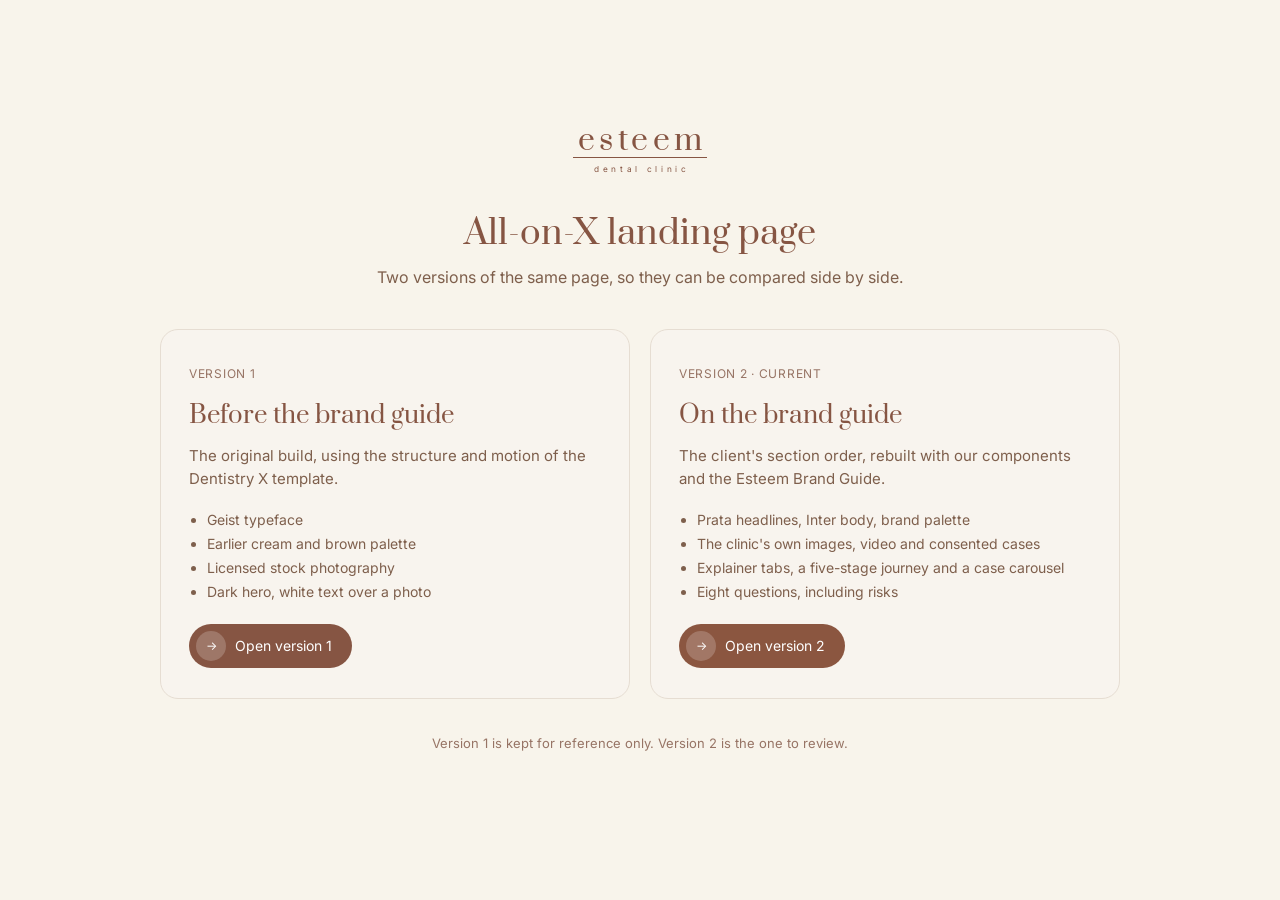
<file: index.html>
<!doctype html>
<html lang="en">
<head>
<meta charset="utf-8">
<meta name="viewport" content="width=device-width, initial-scale=1">
<script>/* an /index.html link tidies itself up in the address bar, no reload */
if(location.pathname.endsWith("/index.html"))history.replaceState(null,"",location.pathname.slice(0,-10)+location.search+location.hash);</script>
<title>Esteem Dental — All-on-X landing page versions</title>
<meta name="robots" content="noindex">
<link rel="icon" href="v2/assets/favicon.png">
<link rel="preconnect" href="https://fonts.googleapis.com">
<link rel="preconnect" href="https://fonts.gstatic.com" crossorigin>
<link href="https://fonts.googleapis.com/css2?family=Prata&family=Inter:wght@400;500&display=swap" rel="stylesheet">
<style>
  *,*::before,*::after{ box-sizing:border-box; }
  body{
    margin:0; min-height:100vh;
    background:#f8f4eb; color:#7e5f4c;
    font-family:'Inter',system-ui,sans-serif; font-size:16px; line-height:24px;
    -webkit-font-smoothing:antialiased;
    display:flex; align-items:center; justify-content:center; padding:48px 20px;
  }
  .wrap{ width:100%; max-width:960px; }
  .mark{ display:block; text-align:center; color:#865543; margin-bottom:36px; }
  .mark .n{
    display:block; font-family:'Prata',Georgia,serif; font-size:30px; line-height:.51;
    letter-spacing:.149em; text-indent:.149em; padding-bottom:8px;
    border-bottom:1px solid currentColor; width:fit-content; margin:0 auto;
  }
  .mark .s{
    display:block; font-size:8.25px; line-height:1.4;
    letter-spacing:.446em; text-indent:.446em; padding-top:6px;
  }
  h1{
    font-family:'Prata',Georgia,serif; font-weight:400; color:#865543;
    font-size:34px; line-height:1.3; margin:0 0 10px; text-align:center;
  }
  .sub{ text-align:center; margin:0 auto 40px; max-width:54ch; }
  .grid{ display:grid; grid-template-columns:1fr 1fr; gap:20px; }
  .card{
    display:block; background:#f8f4ee; border:1px solid #e6ddd2;
    border-radius:18px; padding:30px 28px; color:inherit; text-decoration:none;
    transition:transform .35s cubic-bezier(.22,.61,.36,1), box-shadow .35s cubic-bezier(.22,.61,.36,1);
  }
  .card:hover{ transform:translateY(-4px); box-shadow:0 18px 40px rgba(134,85,67,.12); }
  .tag{
    display:inline-block; font-size:12px; letter-spacing:.06em; text-transform:uppercase;
    color:#977465; margin-bottom:14px;
  }
  .card h2{
    font-family:'Prata',Georgia,serif; font-weight:400; color:#865543;
    font-size:24px; line-height:1.3; margin:0 0 12px;
  }
  .card p{ margin:0 0 18px; font-size:15px; line-height:23px; }
  .card ul{ margin:0 0 20px; padding-left:18px; font-size:14px; line-height:22px; }
  .card li{ padding:1px 0; }
  .go{
    display:inline-flex; align-items:center; gap:9px;
    height:44px; padding:0 20px 0 7px; border-radius:30px;
    background:#865543; color:#fff; font-size:14px;
  }
  .go i{
    width:30px; height:30px; border-radius:50%; background:rgba(255,255,255,.2);
    display:grid; place-items:center; font-style:normal; font-size:12px;
  }
  .card.v2 .go{ background:#8b5640; }
  .note{ margin-top:34px; text-align:center; font-size:13px; line-height:21px; color:#977465; }
  @media (max-width:760px){
    .grid{ grid-template-columns:1fr; }
    h1{ font-size:27px; }
  }
</style>
</head>
<body>
  <div class="wrap">
    <span class="mark"><span class="n">esteem</span><span class="s">dental clinic</span></span>

    <h1>All-on-X landing page</h1>
    <p class="sub">Two versions of the same page, so they can be compared side by side.</p>

    <div class="grid">
      <a class="card v1" href="v1/">
        <span class="tag">Version 1</span>
        <h2>Before the brand guide</h2>
        <p>The original build, using the structure and motion of the Dentistry X template.</p>
        <ul>
          <li>Geist typeface</li>
          <li>Earlier cream and brown palette</li>
          <li>Licensed stock photography</li>
          <li>Dark hero, white text over a photo</li>
        </ul>
        <span class="go"><i>&#8594;</i>Open version 1</span>
      </a>

      <a class="card v2" href="v2/">
        <span class="tag">Version 2 &middot; current</span>
        <h2>On the brand guide</h2>
        <p>The client's section order, rebuilt with our components and the Esteem Brand Guide.</p>
        <ul>
          <li>Prata headlines, Inter body, brand palette</li>
          <li>The clinic's own images, video and consented cases</li>
          <li>Explainer tabs, a five-stage journey and a case carousel</li>
          <li>Eight questions, including risks</li>
        </ul>
        <span class="go"><i>&#8594;</i>Open version 2</span>
      </a>
    </div>

    <p class="note">Version 1 is kept for reference only. Version 2 is the one to review.</p>
  </div>
</body>
</html>
</file>
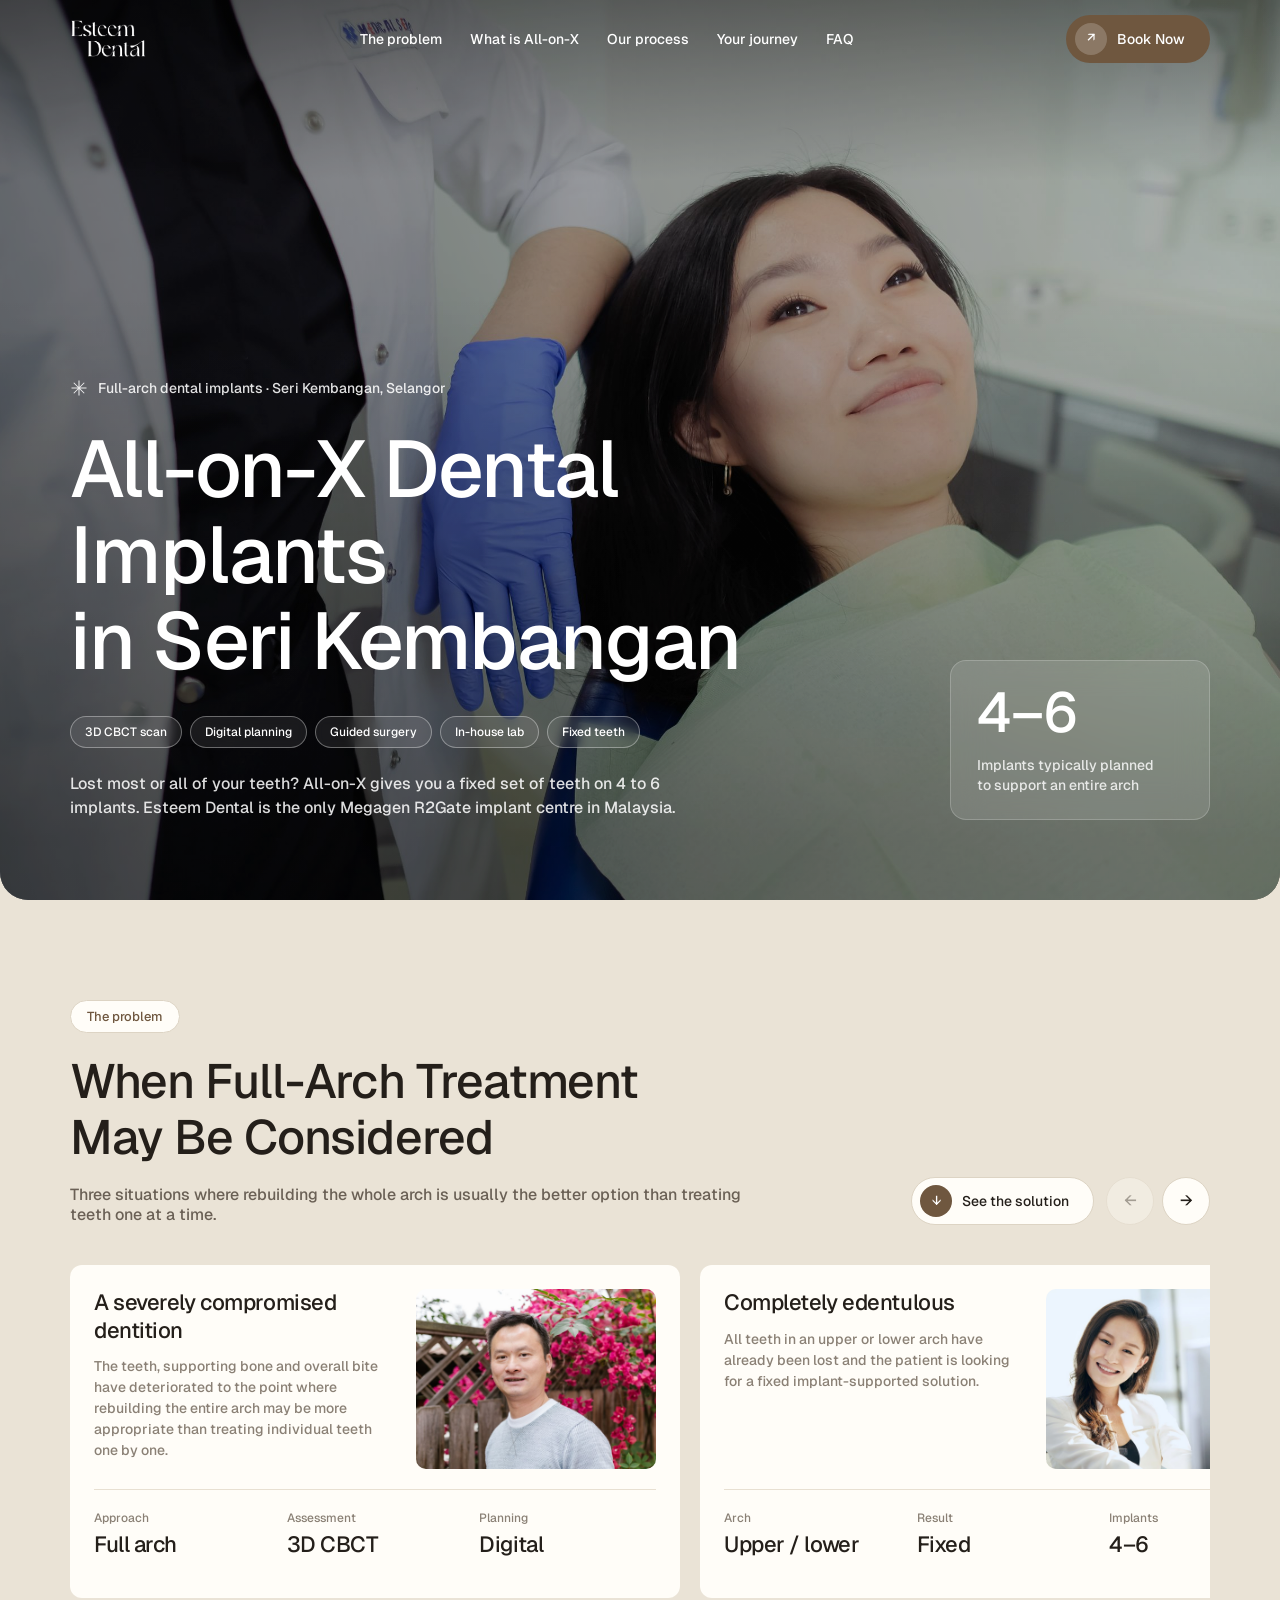
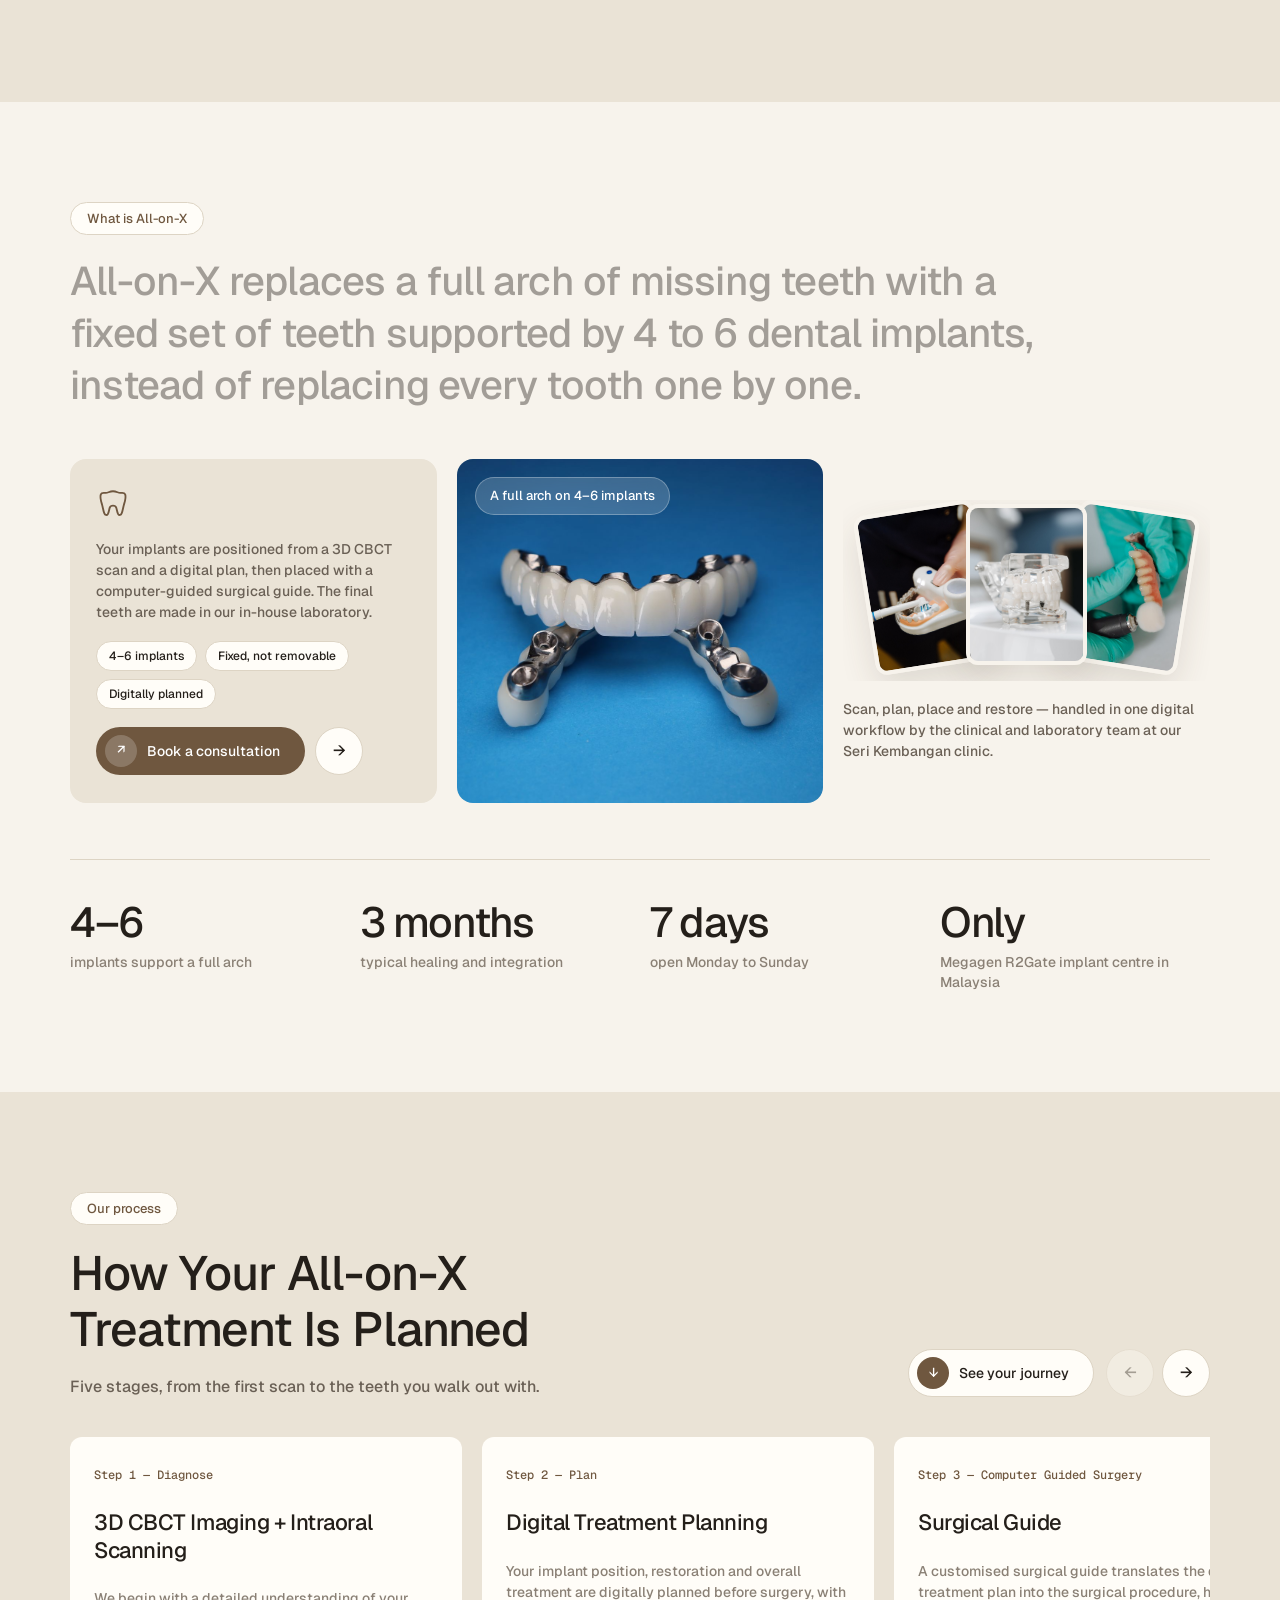
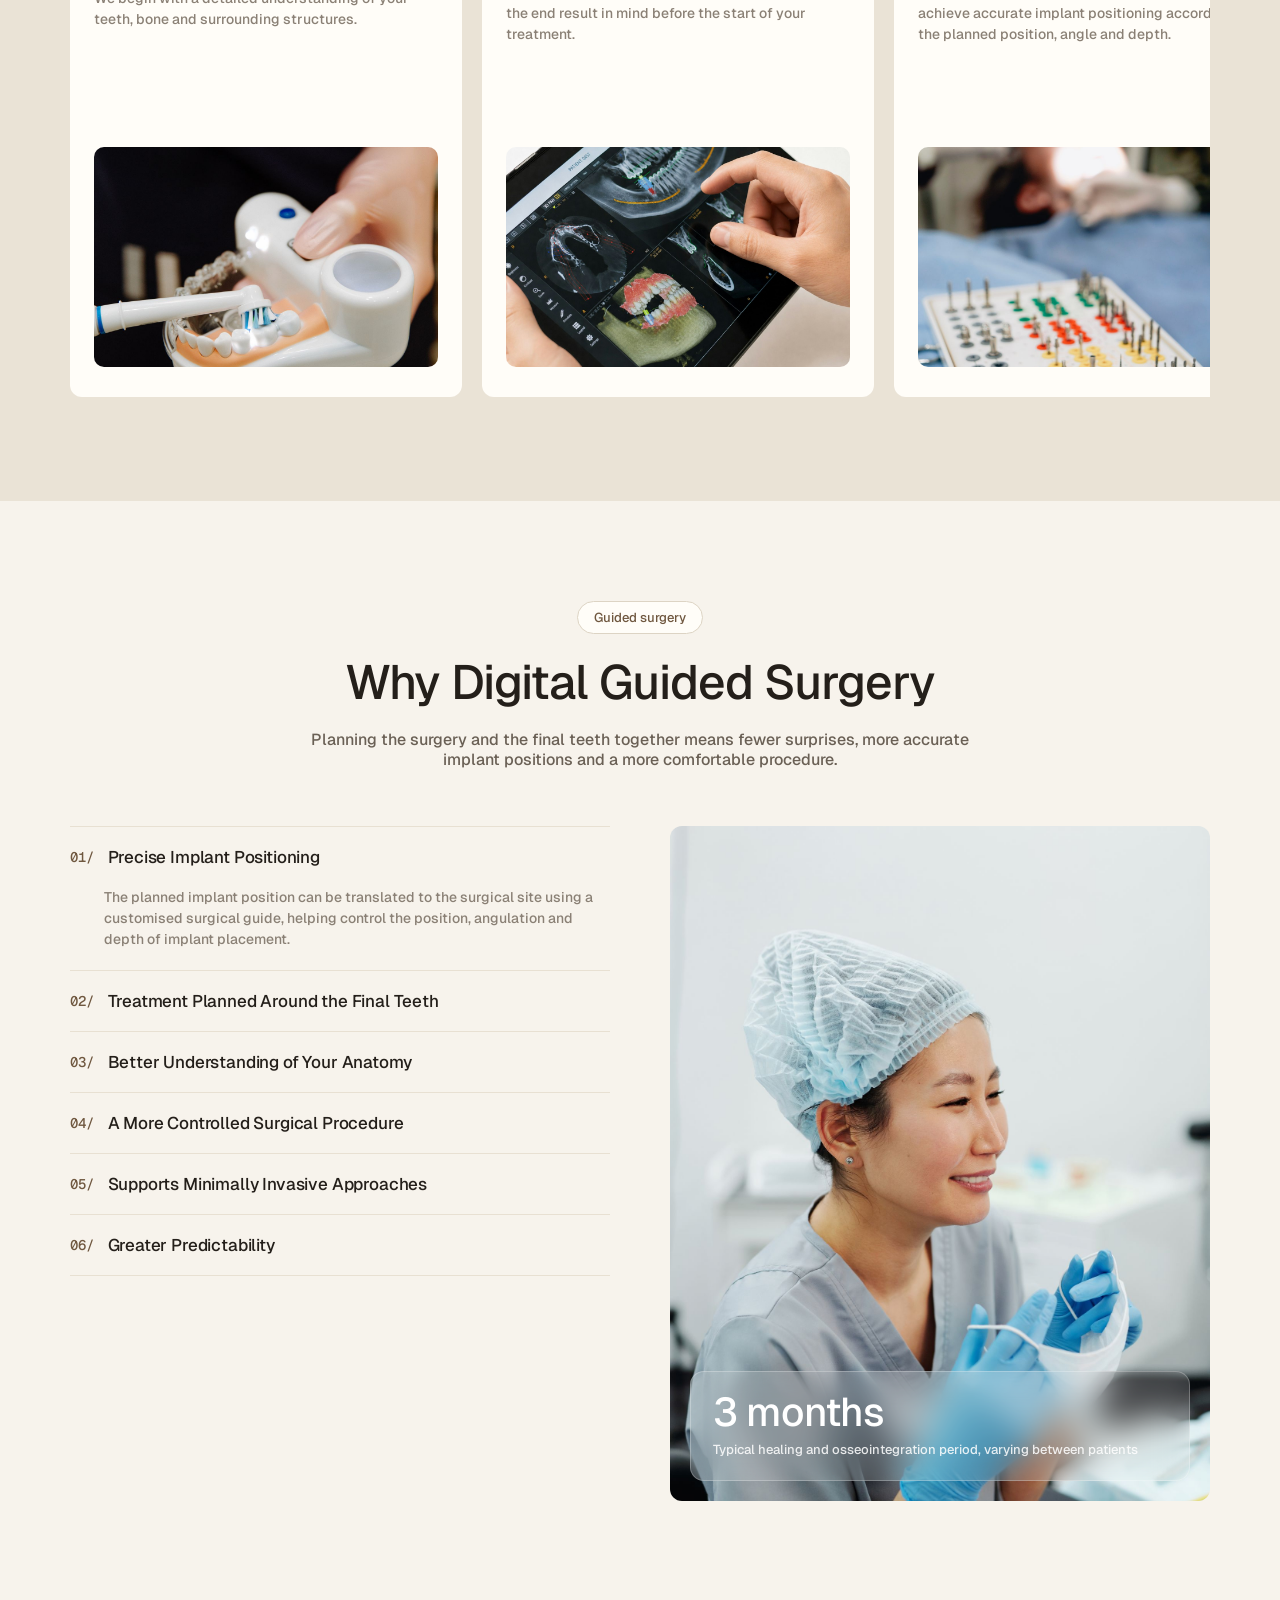
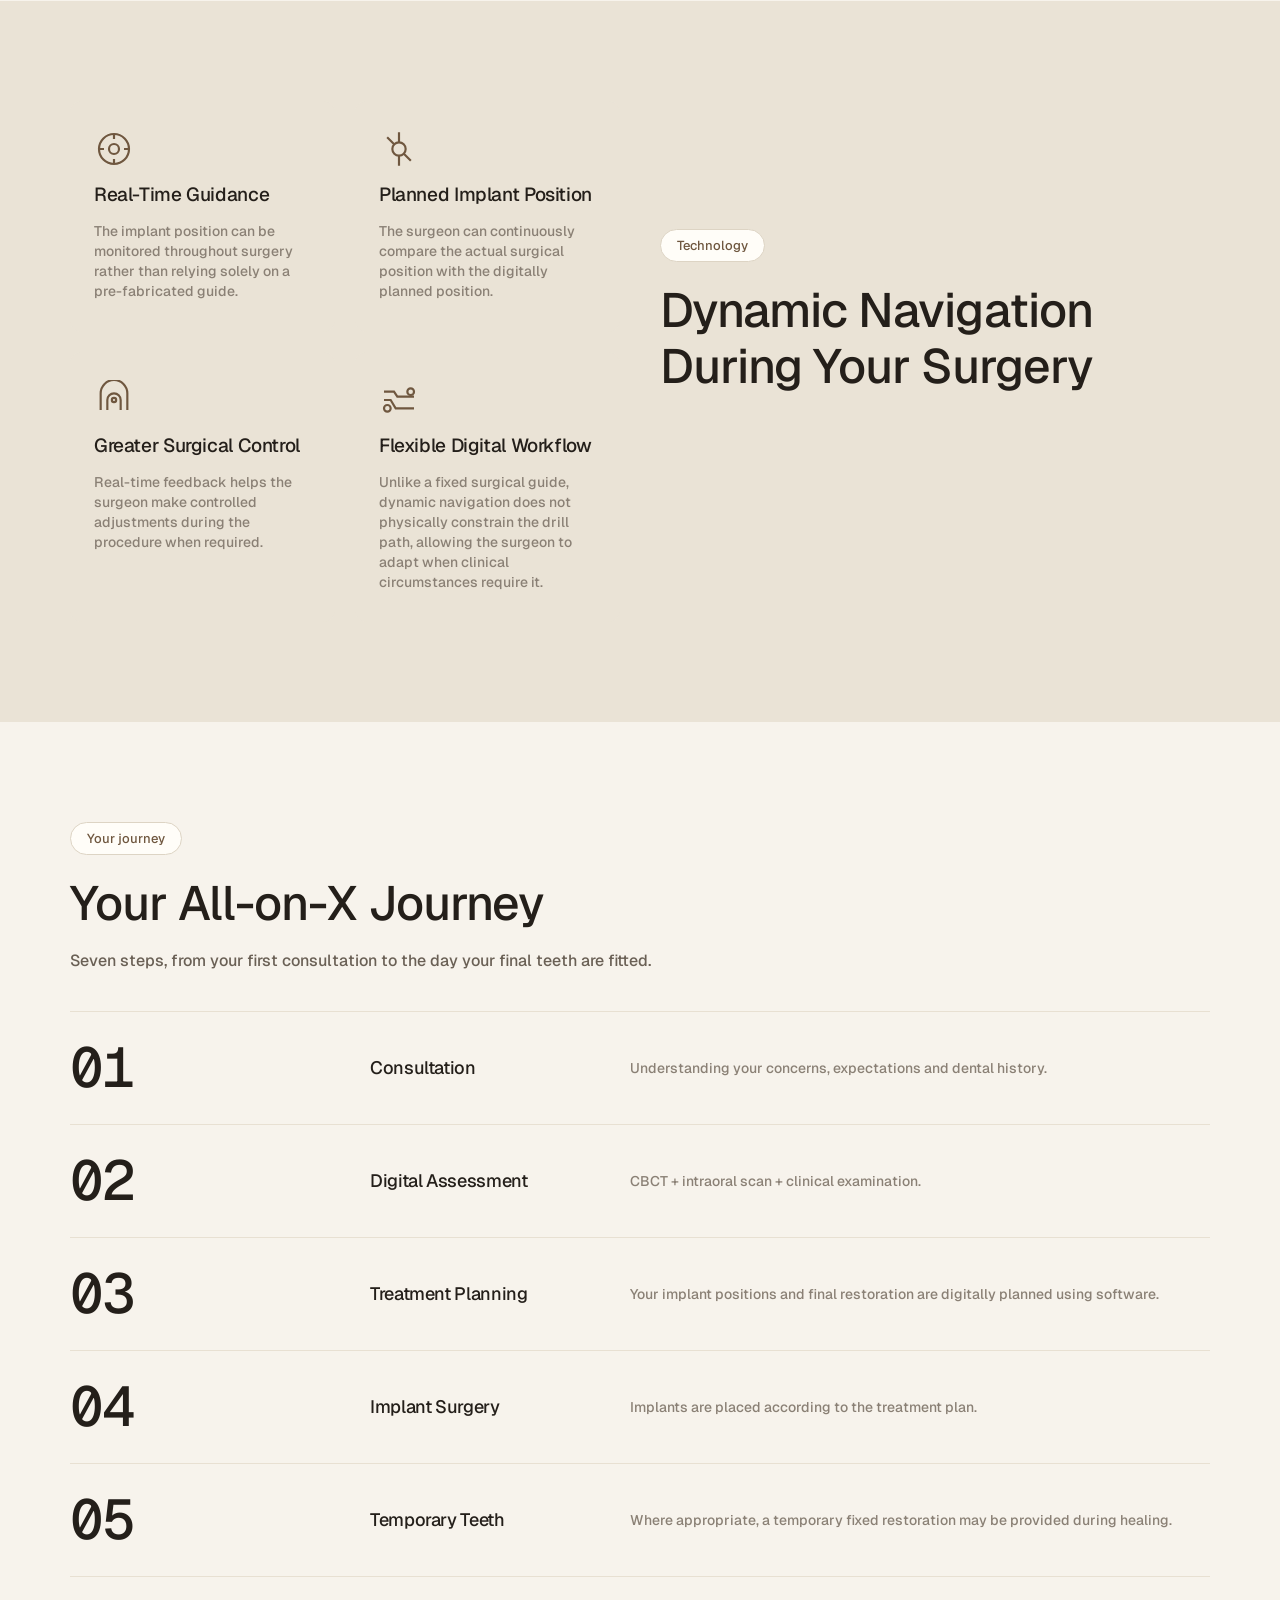
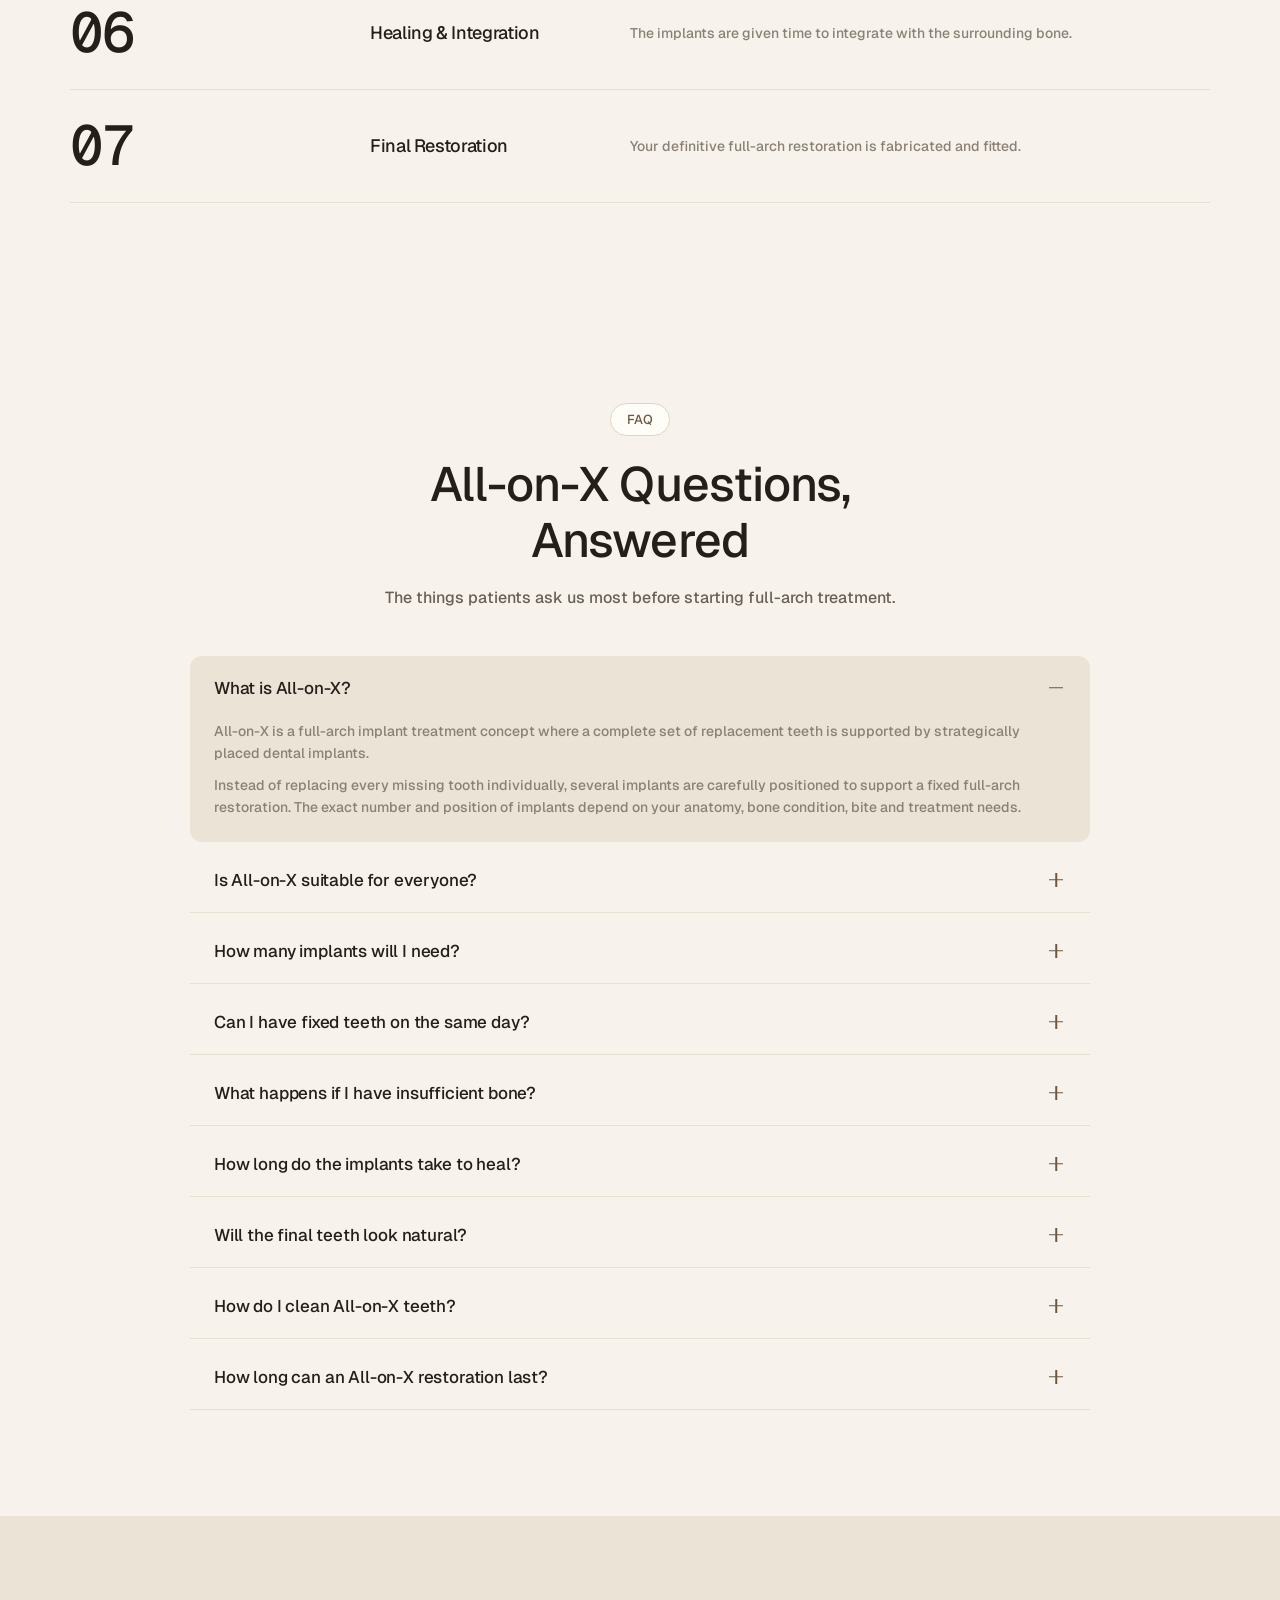
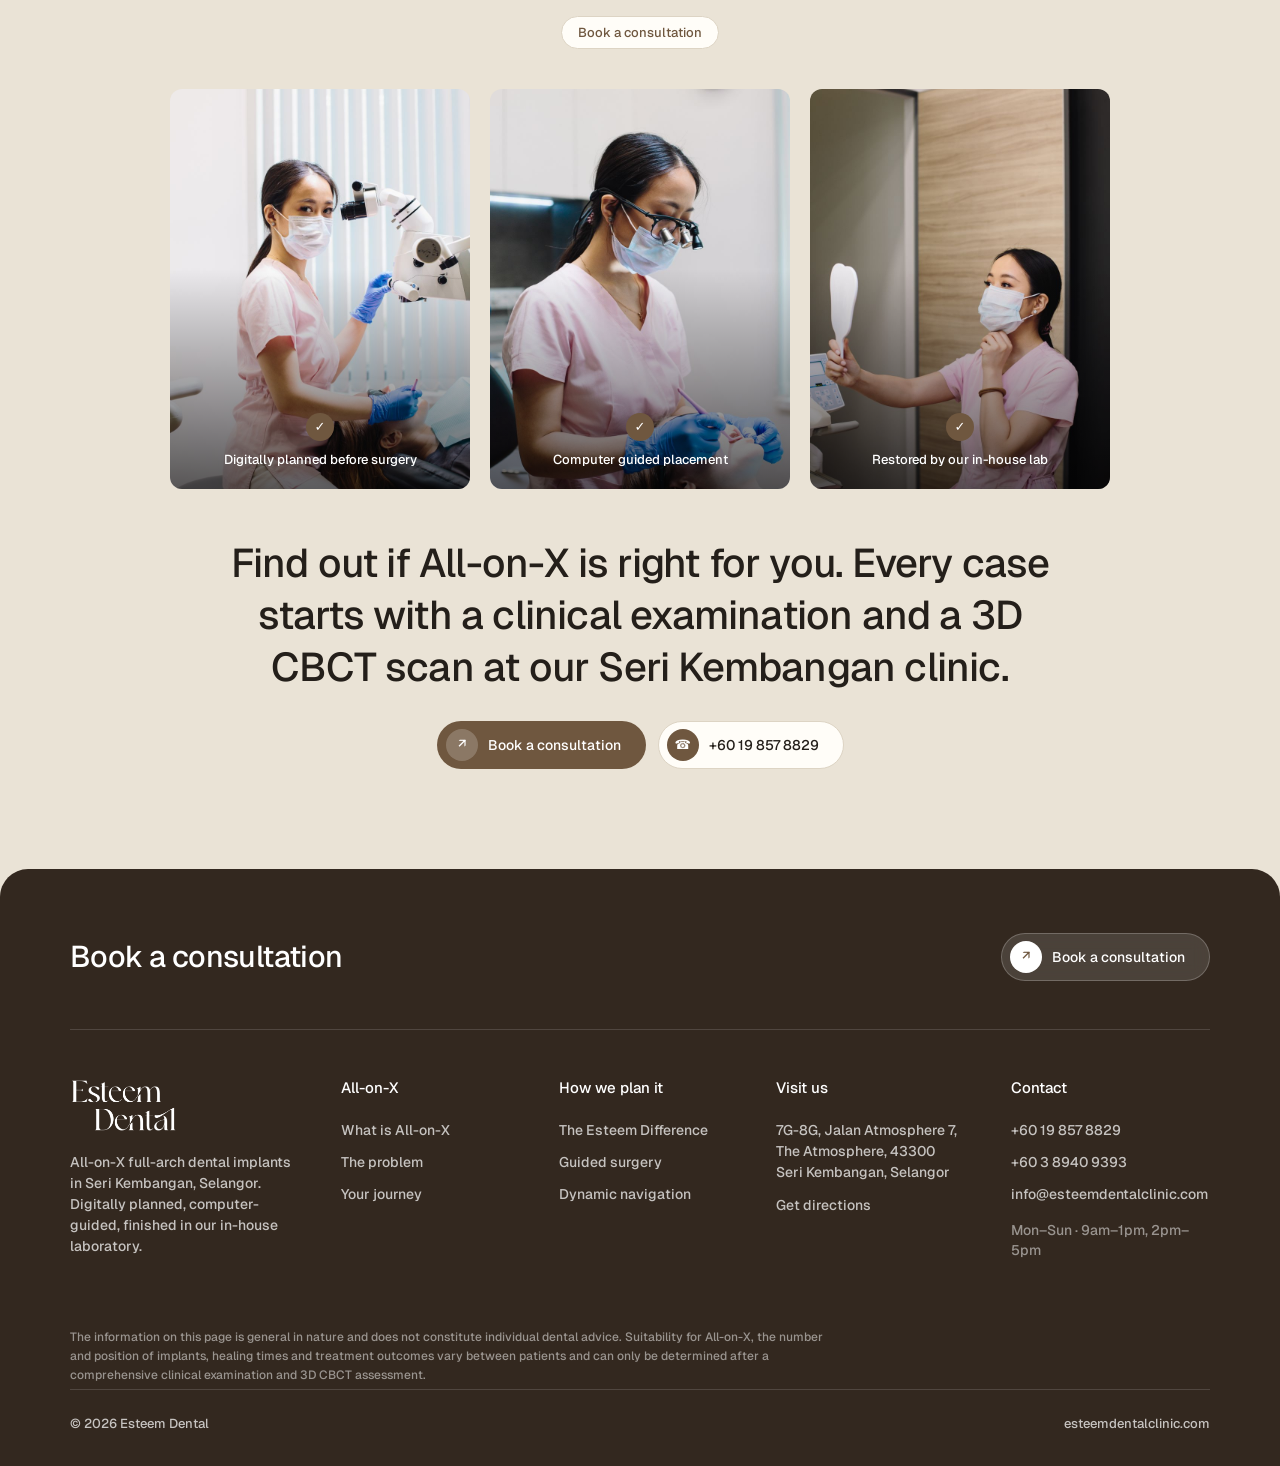
<file: v1/index.html>
<!doctype html>
<html lang="en">
<head>
<meta charset="utf-8">
<meta name="viewport" content="width=device-width, initial-scale=1">
<script>/* an /index.html link tidies itself up in the address bar, no reload */
if(location.pathname.endsWith("/index.html"))history.replaceState(null,"",location.pathname.slice(0,-10)+location.search+location.hash);</script>
<title>All-on-X Dental Implants in Seri Kembangan | Esteem Dental Clinic</title>
<meta name="description" content="All-on-X full-arch dental implants at Esteem Dental Clinic, Seri Kembangan, Selangor. Fixed teeth on 4 to 6 implants, digitally planned with computer-guided surgery and an in-house lab. Book a consultation.">
<link rel="icon" href="assets/logo-black.png">
<link rel="preconnect" href="https://fonts.googleapis.com">
<link rel="preconnect" href="https://fonts.gstatic.com" crossorigin>
<link href="https://fonts.googleapis.com/css2?family=Geist:wght@300;400;500;600&family=Geist+Mono:wght@400;500&display=swap" rel="stylesheet">
<link rel="stylesheet" href="css/style.css">
</head>
<body>

<!-- ======================= NAV ======================= -->
<div class="nav-wrap" id="navWrap">
  <nav class="nav">
    <div class="container">
      <a class="brand" href="#top"><img src="assets/logo-black.png" alt="Esteem Dental"></a>
      <div class="nav-links">
        <a href="#problem">The problem</a>
        <a href="#solution">What is All-on-X</a>
        <a href="#process">Our process</a>
        <a href="#journey">Your journey</a>
        <a href="#faq">FAQ</a>
      </div>
      <div class="nav-cta">
        <a class="btn btn-primary" href="https://www.esteemdentalclinic.com/" target="_blank" rel="noopener"><i>↗</i>Book Now</a>
        <button class="burger" id="burger" aria-label="Open menu" aria-expanded="false">
          <svg viewBox="0 0 28 28" aria-hidden="true" focusable="false">
            <g class="bars" fill="none" stroke="currentColor" stroke-width="1.7" stroke-linecap="round">
              <path d="M4 9h20"/><path d="M4 14h20"/><path d="M4 19h20"/>
            </g>
            <g class="grin" fill="none" stroke="currentColor" stroke-width="1.7" stroke-linecap="round" stroke-linejoin="round">
              <path class="lip" d="M4.5 11.5h19"/>
              <path class="arc" d="M5 12c0 6.2 4 9.5 9 9.5s9-3.3 9-9.5"/>
              <path class="tooth" d="M10 12.6v2.1M14 12.6v2.4M18 12.6v2.1"/>
            </g>
          </svg>
        </button>
      </div>
    </div>
  </nav>
  <div class="mobile-panel" id="mobilePanel">
    <a href="#problem">The problem</a>
    <a href="#solution">What is All-on-X</a>
    <a href="#process">Our process</a>
    <a href="#guided">Guided surgery</a>
    <a href="#technology">Technology</a>
    <a href="#journey">Your journey</a>
    <a href="#faq">FAQ</a>
    <a class="btn btn-primary" href="https://www.esteemdentalclinic.com/find-us" target="_blank" rel="noopener"><i>&#8599;</i>Book Now</a>
  </div>
</div>

<!-- ======================= HERO ======================= -->
<header class="hero" id="top">
  <div class="hero-bg">
    <img src="assets/img/hero.jpg" alt="A patient smiling during a dental consultation" fetchpriority="high">
  </div>
  <div class="hero-top"></div>
  <div class="hero-l1"></div>
  <div class="hero-l2"></div>
  <div class="hero-ov"></div>

  <div class="container">
    <div class="hero-row">
      <div class="hero-left">
        <div class="hero-eyebrow reveal">
          <svg class="spark" viewBox="0 0 24 24" fill="none" stroke="currentColor" stroke-width="1.4">
            <path d="M12 2v20M2 12h20M5 5l14 14M19 5L5 19"/>
          </svg>
          <span>Full-arch dental implants &middot; Seri Kembangan, Selangor</span>
        </div>
        <h1 class="reveal" style="--d:.1s">All-on-X Dental Implants<br>in Seri Kembangan</h1>
        <div class="hero-tabs reveal" style="--d:.2s">
          <span>3D CBCT scan</span>
          <span>Digital planning</span>
          <span>Guided surgery</span>
          <span>In-house lab</span>
          <span>Fixed teeth</span>
        </div>
        <p class="hero-body reveal" style="--d:.3s">Lost most or all of your teeth? All-on-X gives you a fixed set of teeth on 4 to 6 implants. Esteem Dental is the only Megagen R2Gate implant centre in Malaysia.</p>
      </div>

      <div class="hero-card reveal" style="--d:.4s">
        <div class="big">4&ndash;6</div>
        <div class="sub">Implants typically planned<br>to support an entire arch</div>
      </div>
    </div>
  </div>
</header>

<!-- ======================= 1. THE PROBLEM — pinned horizontal ======================= -->
<section class="pin pin-case tint" id="problem">
  <div class="pin-inner">
    <div class="container">
      <div class="pin-head head-row">
        <div class="head">
          <span class="eyebrow reveal">The problem</span>
          <h2 class="reveal" style="--d:.1s">When Full-Arch Treatment<br>May Be Considered</h2>
          <p class="reveal" style="--d:.15s">Three situations where rebuilding the whole arch is usually the better option than treating teeth one at a time.</p>
        </div>
        <div class="head-actions reveal" style="--d:.2s">
          <a class="btn btn-light" href="#solution"><i>↓</i>See the solution</a>
          <div class="sld-nav"><button class="sld-btn" data-dir="-1" aria-label="Previous">&#8592;</button><button class="sld-btn" data-dir="1" aria-label="Next">&#8594;</button></div>
        </div>
      </div>
    </div>
    <div class="container">
      <div class="track" data-track>

        <article class="case-card">
          <div class="case-top">
            <div class="case-info">
              <h3>A severely compromised dentition</h3>
              <p>The teeth, supporting bone and overall bite have deteriorated to the point where rebuilding the entire arch may be more appropriate than treating individual teeth one by one.</p>
            </div>
            <div class="case-img"><!-- SWAP (optional) → assets/img/client/before-after-1.jpg : a consented before/after from a real case. -->
              <img src="assets/img/prob-1.jpg" alt="Patient considering full-arch treatment" loading="lazy"></div>
          </div>
          <div class="case-stats">
            <div><div class="k">Approach</div><div class="v">Full arch</div></div>
            <div><div class="k">Assessment</div><div class="v">3D CBCT</div></div>
            <div><div class="k">Planning</div><div class="v">Digital</div></div>
          </div>
        </article>

        <article class="case-card">
          <div class="case-top">
            <div class="case-info">
              <h3>Completely edentulous</h3>
              <p>All teeth in an upper or lower arch have already been lost and the patient is looking for a fixed implant-supported solution.</p>
            </div>
            <div class="case-img"><img src="assets/img/prob-2.jpg" alt="Patient who has lost a full arch of teeth" loading="lazy"></div>
          </div>
          <div class="case-stats">
            <div><div class="k">Arch</div><div class="v">Upper / lower</div></div>
            <div><div class="k">Result</div><div class="v">Fixed</div></div>
            <div><div class="k">Implants</div><div class="v">4&ndash;6</div></div>
          </div>
        </article>

        <article class="case-card">
          <div class="case-top">
            <div class="case-info">
              <h3>Loose or unstable dentures</h3>
              <p>Conventional dentures are loose, uncomfortable or make eating and speaking difficult. Implant-supported treatment can provide a more stable alternative.</p>
            </div>
            <div class="case-img"><img src="assets/img/prob-3.jpg" alt="Patient with loose dentures" loading="lazy"></div>
          </div>
          <div class="case-stats">
            <div><div class="k">Stability</div><div class="v">Implant-supported</div></div>
            <div><div class="k">Function</div><div class="v">Eating &amp; speech</div></div>
            <div><div class="k">Retention</div><div class="v">Fixed</div></div>
          </div>
        </article>

      </div>
    </div>
  </div>
</section>

<!-- ======================= 2. THE SOLUTION ======================= -->
<section class="about" id="solution">
  <div class="container">
    <span class="eyebrow reveal">What is All-on-X</span>
    <p class="about-statement reveal" style="--d:.1s" data-reveal-text>All-on-X replaces a full arch of missing teeth with a fixed set of teeth supported by 4 to 6 dental implants, instead of replacing every tooth one by one.</p>

    <div class="about-grid">
      <article class="ab-card reveal">
        <svg class="ab-icon pop" viewBox="0 0 24 24" fill="none" stroke="currentColor" stroke-width="1.3">
          <path d="M12 3c-2.5 0-3.5 1.2-5 1.2S4 3.6 3.4 5.2c-.8 2.2.2 5 .9 7.3.6 2 .8 4.3 1.6 6.1.5 1.2 1.7 1.6 2.4.6.8-1.2.9-3.2 1.4-4.6.3-.9.7-1.4 2.3-1.4s2 .5 2.3 1.4c.5 1.4.6 3.4 1.4 4.6.7 1 1.9.6 2.4-.6.8-1.8 1-4.1 1.6-6.1.7-2.3 1.7-5.1.9-7.3C19.9 3.6 18.5 4.2 17 4.2S14.5 3 12 3Z"/>
        </svg>
        <p>Your implants are positioned from a 3D CBCT scan and a digital plan, then placed with a computer-guided surgical guide. The final teeth are made in our in-house laboratory.</p>
        <div class="ab-tags">
          <span>4&ndash;6 implants</span>
          <span>Fixed, not removable</span>
          <span>Digitally planned</span>
        </div>
        <div class="ab-actions">
          <a class="btn btn-primary" href="https://www.esteemdentalclinic.com/find-us" target="_blank" rel="noopener"><i>&#8599;</i>Book a consultation</a>
          <a class="btn-round" href="#process" aria-label="See how treatment is planned">&#8594;</a>
        </div>
      </article>

      <figure class="ab-media reveal" style="--d:.1s">
        <!-- SWAP → assets/img/client/allonx-case.jpg : a real finished All-on-X bridge from an Esteem case. Landscape, min 1400px wide. -->
        <img src="assets/img/allonx-bridge.jpg" alt="A full-arch implant bridge on multi-unit abutments">
        <figcaption>A full arch on 4&ndash;6 implants</figcaption>
      </figure>

      <div class="ab-fan reveal" style="--d:.2s">
        <div class="fan">
          <!-- SWAP → assets/img/client/cbct.jpg : an OPG or CBCT screenshot from a real Esteem case (patient details removed). Portrait 3:4. -->
          <img src="assets/img/step-diagnose.jpg" alt="3D CBCT and intraoral scanning">
          <img src="assets/img/implant-model.jpg" alt="Jaw model showing implant positions">
          <img src="assets/img/step-lab.jpg" alt="In-house dental laboratory">
        </div>
        <p>Scan, plan, place and restore &mdash; handled in one digital workflow by the clinical and laboratory team at our Seri Kembangan clinic.</p>
      </div>
    </div>

    <div class="stats reveal">
      <div><strong>4&ndash;6</strong><span>implants support a full arch</span></div>
      <div><strong>3 months</strong><span>typical healing and integration</span></div>
      <div><strong>7 days</strong><span>open Monday to Sunday</span></div>
      <div><strong>Only</strong><span>Megagen R2Gate implant centre in Malaysia</span></div>
    </div>
  </div>
</section>

<!-- ======================= 3. SERVICES / PROCESS — pinned horizontal ======================= -->
<section class="pin tint" id="process">
  <div class="pin-inner">
    <div class="container">
      <div class="pin-head head-row">
        <div class="head">
          <span class="eyebrow reveal">Our process</span>
          <h2 class="reveal" style="--d:.1s">How Your All-on-X<br>Treatment Is Planned</h2>
          <p class="reveal" style="--d:.15s">Five stages, from the first scan to the teeth you walk out with.</p>
        </div>
        <div class="head-actions reveal" style="--d:.2s">
          <a class="btn btn-light" href="#journey"><i>↓</i>See your journey</a>
          <div class="sld-nav"><button class="sld-btn" data-dir="-1" aria-label="Previous">&#8592;</button><button class="sld-btn" data-dir="1" aria-label="Next">&#8594;</button></div>
        </div>
      </div>
    </div>
    <div class="container">
      <div class="track" data-track>

        <article class="svc-card">
          <div class="svc-top">
            <span class="step mono">Step 1 — Diagnose</span>
            <h3>3D CBCT Imaging + Intraoral Scanning</h3>
            <p>We begin with a detailed understanding of your teeth, bone and surrounding structures.</p>
          </div>
          <div class="svc-media"><img src="assets/img/step-diagnose.jpg" alt="Reviewing a CBCT scan" loading="lazy"></div>
        </article>

        <article class="svc-card">
          <div class="svc-top">
            <span class="step mono">Step 2 — Plan</span>
            <h3>Digital Treatment Planning</h3>
            <p>Your implant position, restoration and overall treatment are digitally planned before surgery, with the end result in mind before the start of your treatment.</p>
          </div>
          <div class="svc-media"><img src="assets/img/step-plan.jpg" alt="Digital implant planning" loading="lazy"></div>
        </article>

        <article class="svc-card">
          <div class="svc-top">
            <span class="step mono">Step 3 — Computer Guided Surgery</span>
            <h3>Surgical Guide</h3>
            <p>A customised surgical guide translates the digital treatment plan into the surgical procedure, helping achieve accurate implant positioning according to the planned position, angle and depth.</p>
          </div>
          <div class="svc-media"><img src="assets/img/step-guided.jpg" alt="Guided implant surgical kit during placement" loading="lazy"></div>
        </article>

        <article class="svc-card">
          <div class="svc-top">
            <span class="step mono">Step 4 — Precise Restoration</span>
            <h3>In-House Dental Laboratory</h3>
            <p>Your restoration is designed and produced by our in-house laboratory technologist, alongside the clinical team, allowing greater control over precision and quality of your crown and bridge.</p>
          </div>
          <div class="svc-media"><img src="assets/img/step-lab.jpg" alt="Finishing a full-arch restoration in the in-house laboratory" loading="lazy"></div>
        </article>

        <article class="svc-card">
          <div class="svc-top">
            <span class="step mono">Step 5 — Fully Digital Driven</span>
            <h3>Designed Around Your Jaw Movements</h3>
            <p>The final restoration is designed around your unique facial characteristics, bite and functional jaw movement. Using digital scanners and an advanced jaw-tracking system, we replicate your individual movements for precision, comfort and harmony.</p>
          </div>
          <div class="svc-media"><img src="assets/img/step-restore.jpg" alt="Digital scanning for the restoration" loading="lazy"></div>
        </article>

      </div>
    </div>
  </div>
</section>

<!-- ======================= 4. PROOF — why guided surgery ======================= -->
<section id="guided">
  <div class="container">
    <div class="head center">
      <span class="eyebrow reveal">Guided surgery</span>
      <h2 class="reveal" style="--d:.1s">Why Digital Guided Surgery</h2>
      <p class="reveal" style="--d:.2s">Planning the surgery and the final teeth together means fewer surprises, more accurate implant positions and a more comfortable procedure.</p>
    </div>

    <div class="choose-grid">
      <div class="reveal">
        <div class="acc-item open">
          <button class="acc-q"><span class="num mono">01/</span> Precise Implant Positioning</button>
          <div class="acc-a"><div class="acc-a-in"><p>The planned implant position can be translated to the surgical site using a customised surgical guide, helping control the position, angulation and depth of implant placement.</p></div></div>
        </div>
        <div class="acc-item">
          <button class="acc-q"><span class="num mono">02/</span> Treatment Planned Around the Final Teeth</button>
          <div class="acc-a"><div class="acc-a-in"><p>Implants can be planned with the final restoration in mind, rather than placing implants based only on available bone. This helps coordinate implant position with the intended tooth position, bite and aesthetics.</p></div></div>
        </div>
        <div class="acc-item">
          <button class="acc-q"><span class="num mono">03/</span> Better Understanding of Your Anatomy</button>
          <div class="acc-a"><div class="acc-a-in"><p>3D imaging allows your dentist to assess the bone, teeth and surrounding anatomical structures before surgery, helping identify important considerations during treatment planning and avoiding unwanted surprises.</p></div></div>
        </div>
        <div class="acc-item">
          <button class="acc-q"><span class="num mono">04/</span> A More Controlled Surgical Procedure</button>
          <div class="acc-a"><div class="acc-a-in"><p>Because the treatment has been digitally planned beforehand, the surgical procedure follows a predefined plan, providing greater control during implant placement.</p></div></div>
        </div>
        <div class="acc-item">
          <button class="acc-q"><span class="num mono">05/</span> Supports Minimally Invasive Approaches</button>
          <div class="acc-a"><div class="acc-a-in"><p>In suitable cases, guided implant surgery may allow implants to be placed through a more conservative surgical approach, potentially reducing surgical trauma and postoperative discomfort.</p></div></div>
        </div>
        <div class="acc-item">
          <button class="acc-q"><span class="num mono">06/</span> Greater Predictability</button>
          <div class="acc-a"><div class="acc-a-in"><p>Digital planning allows the surgical and restorative stages to be considered together, helping create a more coordinated treatment workflow from planning → implant placement → final restoration.</p></div></div>
        </div>
      </div>

      <div class="choose-media reveal" style="--d:.15s">
        <!-- SWAP → assets/img/client/clinic.jpg : the actual Esteem clinic interior or the team. Portrait 4:5, min 1400px wide. -->
        <img src="assets/img/chooseus.jpg" alt="Dentist discussing a treatment plan with a patient" loading="lazy">
        <div class="glass-card">
          <div class="big">3 months</div>
          <div class="sub">Typical healing and osseointegration period, varying between patients</div>
        </div>
      </div>
    </div>
  </div>
</section>

<!-- ======================= 5. TECHNOLOGY — dynamic navigation ======================= -->
<section class="tint" id="technology">
  <div class="container">
    <div class="care-grid">
      <div class="care-cards">
        <article class="care-card reveal">
          <svg class="ico pop" viewBox="0 0 24 24" fill="none" stroke="currentColor" stroke-width="1.3"><circle cx="12" cy="12" r="9"/><circle cx="12" cy="12" r="3"/><path d="M12 3v3M12 18v3M3 12h3M18 12h3"/></svg>
          <h3>Real-Time Guidance</h3>
          <p>The implant position can be monitored throughout surgery rather than relying solely on a pre-fabricated guide.</p>
        </article>
        <article class="care-card reveal" style="--d:.1s">
          <svg class="ico pop" style="--d:.1s" viewBox="0 0 24 24" fill="none" stroke="currentColor" stroke-width="1.3"><path d="M12 2v6M12 16v6M4.9 4.9l4.2 4.2M14.9 14.9l4.2 4.2"/><circle cx="12" cy="12" r="4"/></svg>
          <h3>Planned Implant Position</h3>
          <p>The surgeon can continuously compare the actual surgical position with the digitally planned position.</p>
        </article>
        <article class="care-card reveal" style="--d:.2s">
          <svg class="ico pop" style="--d:.2s" viewBox="0 0 24 24" fill="none" stroke="currentColor" stroke-width="1.3"><path d="M4 18V8a8 8 0 0 1 16 0v10"/><path d="M8 18v-6a4 4 0 0 1 8 0v6"/><circle cx="12" cy="12" r="1.3"/></svg>
          <h3>Greater Surgical Control</h3>
          <p>Real-time feedback helps the surgeon make controlled adjustments during the procedure when required.</p>
        </article>
        <article class="care-card reveal" style="--d:.3s">
          <svg class="ico pop" style="--d:.3s" viewBox="0 0 24 24" fill="none" stroke="currentColor" stroke-width="1.3"><path d="M3 7h6l2 3h10"/><path d="M3 12h4l3 5h11"/><circle cx="19" cy="7" r="2"/><circle cx="5" cy="17" r="2"/></svg>
          <h3>Flexible Digital Workflow</h3>
          <p>Unlike a fixed surgical guide, dynamic navigation does not physically constrain the drill path, allowing the surgeon to adapt when clinical circumstances require it.</p>
        </article>
      </div>

      <div class="head">
        <span class="eyebrow reveal">Technology</span>
        <h2 class="reveal" style="--d:.1s">Dynamic Navigation<br>During Your Surgery</h2>
        <p class="reveal" style="--d:.2s" data-reveal-text>Dynamic navigation provides real-time visual guidance during implant placement, allowing the surgeon to continuously monitor the position and angulation of the instruments in relation to the digitally planned implant position.</p>
      </div>
    </div>
  </div>
</section>

<!-- ======================= 6. JOURNEY ======================= -->
<section id="journey">
  <div class="container">
    <div class="head">
      <span class="eyebrow reveal">Your journey</span>
      <h2 class="reveal" style="--d:.1s">Your All-on-X Journey</h2>
      <p class="lead reveal" style="--d:.2s">Seven steps, from your first consultation to the day your final teeth are fitted.</p>
    </div>
    <div class="rows">
      <div class="row-item reveal"><div class="big mono">01</div><h4>Consultation</h4><p>Understanding your concerns, expectations and dental history.</p></div>
      <div class="row-item reveal"><div class="big mono">02</div><h4>Digital Assessment</h4><p>CBCT + intraoral scan + clinical examination.</p></div>
      <div class="row-item reveal"><div class="big mono">03</div><h4>Treatment Planning</h4><p>Your implant positions and final restoration are digitally planned using software.</p></div>
      <div class="row-item reveal"><div class="big mono">04</div><h4>Implant Surgery</h4><p>Implants are placed according to the treatment plan.</p></div>
      <div class="row-item reveal"><div class="big mono">05</div><h4>Temporary Teeth</h4><p>Where appropriate, a temporary fixed restoration may be provided during healing.</p></div>
      <div class="row-item reveal"><div class="big mono">06</div><h4>Healing &amp; Integration</h4><p>The implants are given time to integrate with the surrounding bone.</p></div>
      <div class="row-item reveal"><div class="big mono">07</div><h4>Final Restoration</h4><p>Your definitive full-arch restoration is fabricated and fitted.</p></div>
    </div>
  </div>
</section>

<!-- ======================= FAQ ======================= -->
<section id="faq">
  <div class="container">
    <div class="head center">
      <span class="eyebrow reveal">FAQ</span>
      <h2 class="reveal" style="--d:.1s">All-on-X Questions,<br>Answered</h2>
      <p class="reveal" style="--d:.15s">The things patients ask us most before starting full-arch treatment.</p>
    </div>
    <div class="faq reveal" style="--d:.2s">

      <div class="faq-item open">
        <button class="faq-q">What is All-on-X? <span class="faq-icon"></span></button>
        <div class="faq-a"><div class="faq-a-in">
          <p>All-on-X is a full-arch implant treatment concept where a complete set of replacement teeth is supported by strategically placed dental implants.</p>
          <p>Instead of replacing every missing tooth individually, several implants are carefully positioned to support a fixed full-arch restoration. The exact number and position of implants depend on your anatomy, bone condition, bite and treatment needs.</p>
        </div></div>
      </div>

      <div class="faq-item">
        <button class="faq-q">Is All-on-X suitable for everyone? <span class="faq-icon"></span></button>
        <div class="faq-a"><div class="faq-a-in">
          <p>Suitability depends on factors such as your remaining teeth, bone volume, gum health, bite, general health, oral hygiene and treatment expectations.</p>
          <p>A comprehensive clinical examination and 3D CBCT assessment are required before determining whether All-on-X is appropriate for you.</p>
        </div></div>
      </div>

      <div class="faq-item">
        <button class="faq-q">How many implants will I need? <span class="faq-icon"></span></button>
        <div class="faq-a"><div class="faq-a-in">
          <p>The number of implants depends on your individual anatomy and treatment plan.</p>
          <p>While some full-arch concepts can be supported by four or six implants, other cases may benefit from additional implants. The decision is based on factors including available bone, implant positioning, bite, the design of the final restoration and long-term treatment considerations. There is no single number that is right for every patient.</p>
        </div></div>
      </div>

      <div class="faq-item">
        <button class="faq-q">Can I have fixed teeth on the same day? <span class="faq-icon"></span></button>
        <div class="faq-a"><div class="faq-a-in">
          <p>In selected cases, a temporary fixed restoration may be attached to the implants on the day of surgery or shortly afterwards.</p>
          <p>However, this is not suitable for every patient. Immediate loading depends on factors such as implant stability, bone quality, implant position, bite and the overall surgical plan. Your dentist will determine whether immediate or delayed loading is appropriate for your case.</p>
        </div></div>
      </div>

      <div class="faq-item">
        <button class="faq-q">What happens if I have insufficient bone? <span class="faq-icon"></span></button>
        <div class="faq-a"><div class="faq-a-in">
          <p>Insufficient bone does not necessarily mean that All-on-X is impossible.</p>
          <p>Depending on your anatomy, treatment may involve bone grafting, sinus augmentation, alternative implant positioning or other techniques to create a suitable foundation for the implants. Your CBCT scan allows us to assess the available bone and determine the most appropriate approach for your case.</p>
        </div></div>
      </div>

      <div class="faq-item">
        <button class="faq-q">How long do the implants take to heal? <span class="faq-icon"></span></button>
        <div class="faq-a"><div class="faq-a-in">
          <p>Implants generally require a period of 3 months for healing and osseointegration, during which the implant becomes integrated with the surrounding bone.</p>
          <p>The healing period varies between patients and depends on factors such as bone quality, implant stability, whether bone grafting was performed and the overall treatment plan. Your dentist will determine when the implants are ready for the definitive restoration.</p>
        </div></div>
      </div>

      <div class="faq-item">
        <button class="faq-q">Will the final teeth look natural? <span class="faq-icon"></span></button>
        <div class="faq-a"><div class="faq-a-in">
          <p>Yes. The final restoration is designed to look and feel as natural as possible while also providing appropriate function.</p>
          <p>The shape, size, colour and position of the teeth can be planned around your facial features, smile, bite and individual preferences. Our digital workflow and in-house laboratory allow the clinical and laboratory teams to work closely together when designing your restoration.</p>
        </div></div>
      </div>

      <div class="faq-item">
        <button class="faq-q">How do I clean All-on-X teeth? <span class="faq-icon"></span></button>
        <div class="faq-a"><div class="faq-a-in">
          <p>Good daily hygiene is essential for maintaining your implants and surrounding gums. You will generally need to clean underneath and around the full-arch restoration using tools such as:</p>
          <ul>
            <li>A soft toothbrush</li>
            <li>Interdental brushes</li>
            <li>Super floss</li>
            <li>Water flosser</li>
          </ul>
          <p>Regular professional maintenance is also important to monitor the implants, gums and restoration.</p>
        </div></div>
      </div>

      <div class="faq-item">
        <button class="faq-q">How long can an All-on-X restoration last? <span class="faq-icon"></span></button>
        <div class="faq-a"><div class="faq-a-in">
          <p>The implants and the prosthetic teeth have different expected lifespans.</p>
          <p>With good oral hygiene, regular professional maintenance and appropriate care, dental implants can provide long-term support. However, the prosthetic restoration may require maintenance, repair or replacement over time due to normal wear, fracture, changes in the mouth or other factors. Longevity depends on factors such as oral hygiene, smoking, bite forces, maintenance and the materials used.</p>
        </div></div>
      </div>

    </div>
  </div>
</section>

<!-- ======================= CTA ======================= -->
<section class="tint" id="cta">
  <div class="container">
    <div class="head center">
      <span class="eyebrow reveal">Book a consultation</span>
    </div>
    <div class="cta-cards">
      <div class="cta-card reveal">
        <img src="assets/img/cta-1.jpg" alt="Digitally planned treatment" loading="lazy">
        <div class="veil"></div>
        <div class="cap"><span class="tick">✓</span><p>Digitally planned before surgery</p></div>
      </div>
      <div class="cta-card reveal" style="--d:.1s">
        <img src="assets/img/cta-2.jpg" alt="Computer guided placement" loading="lazy">
        <div class="veil"></div>
        <div class="cap"><span class="tick">✓</span><p>Computer guided placement</p></div>
      </div>
      <div class="cta-card reveal" style="--d:.2s">
        <img src="assets/img/cta-3.jpg" alt="In-house dental laboratory" loading="lazy">
        <div class="veil"></div>
        <div class="cap"><span class="tick">✓</span><p>Restored by our in-house lab</p></div>
      </div>
    </div>
    <p class="cta-statement reveal" style="--d:.3s">Find out if All-on-X is right for you. Every case starts with a clinical examination and a 3D CBCT scan at our Seri Kembangan clinic.</p>
    <div class="head center" style="margin-top:28px">
      <div class="head-actions reveal" style="--d:.4s;justify-content:center">
        <a class="btn btn-primary" href="https://www.esteemdentalclinic.com/find-us" target="_blank" rel="noopener"><i>↗</i>Book a consultation</a>
        <a class="btn btn-light" href="tel:+60198578829"><i>☎</i>+60 19 857 8829</a>
      </div>
    </div>
  </div>
</section>

<!-- ======================= FOOTER ======================= -->
<footer>
  <div class="container">
    <div class="foot-cta">
      <h3>Book a consultation</h3>
      <a class="btn btn-onDark" href="https://www.esteemdentalclinic.com/" target="_blank" rel="noopener"><i>↗</i>Book a consultation</a>
    </div>

    <div class="foot-main">
      <div class="foot-brand">
        <img src="assets/logo-white.png" alt="Esteem Dental">
        <p>All-on-X full-arch dental implants in Seri Kembangan, Selangor. Digitally planned, computer-guided, finished in our in-house laboratory.</p>
      </div>
      <div class="foot-col">
        <strong>All-on-X</strong>
        <a href="#solution">What is All-on-X</a>
        <a href="#problem">The problem</a>
        <a href="#journey">Your journey</a>
      </div>
      <div class="foot-col">
        <strong>How we plan it</strong>
        <a href="#process">The Esteem Difference</a>
        <a href="#guided">Guided surgery</a>
        <a href="#technology">Dynamic navigation</a>
      </div>
      <div class="foot-col">
        <strong>Visit us</strong>
        <address>7G-8G, Jalan Atmosphere 7,<br>The Atmosphere, 43300<br>Seri Kembangan, Selangor</address>
        <a href="https://www.esteemdentalclinic.com/find-us" target="_blank" rel="noopener">Get directions</a>
      </div>
      <div class="foot-col">
        <strong>Contact</strong>
        <a href="tel:+60198578829">+60 19 857 8829</a>
        <a href="tel:+60389409393">+60 3 8940 9393</a>
        <a href="mailto:info@esteemdentalclinic.com">info@esteemdentalclinic.com</a>
        <span class="hours">Mon&ndash;Sun &middot; 9am&ndash;1pm, 2pm&ndash;5pm</span>
      </div>
    </div>

    <p class="disclaimer">The information on this page is general in nature and does not constitute individual dental advice. Suitability for All-on-X, the number and position of implants, healing times and treatment outcomes vary between patients and can only be determined after a comprehensive clinical examination and 3D CBCT assessment.</p>

    <div class="foot-bottom">
      <span>© <span id="yr">2026</span> Esteem Dental</span>
      <a href="https://www.esteemdentalclinic.com/" target="_blank" rel="noopener">esteemdentalclinic.com</a>
    </div>
  </div>
</footer>

<script src="js/lenis.min.js"></script>
<script src="js/main.js"></script>
</body>
</html>
</file>
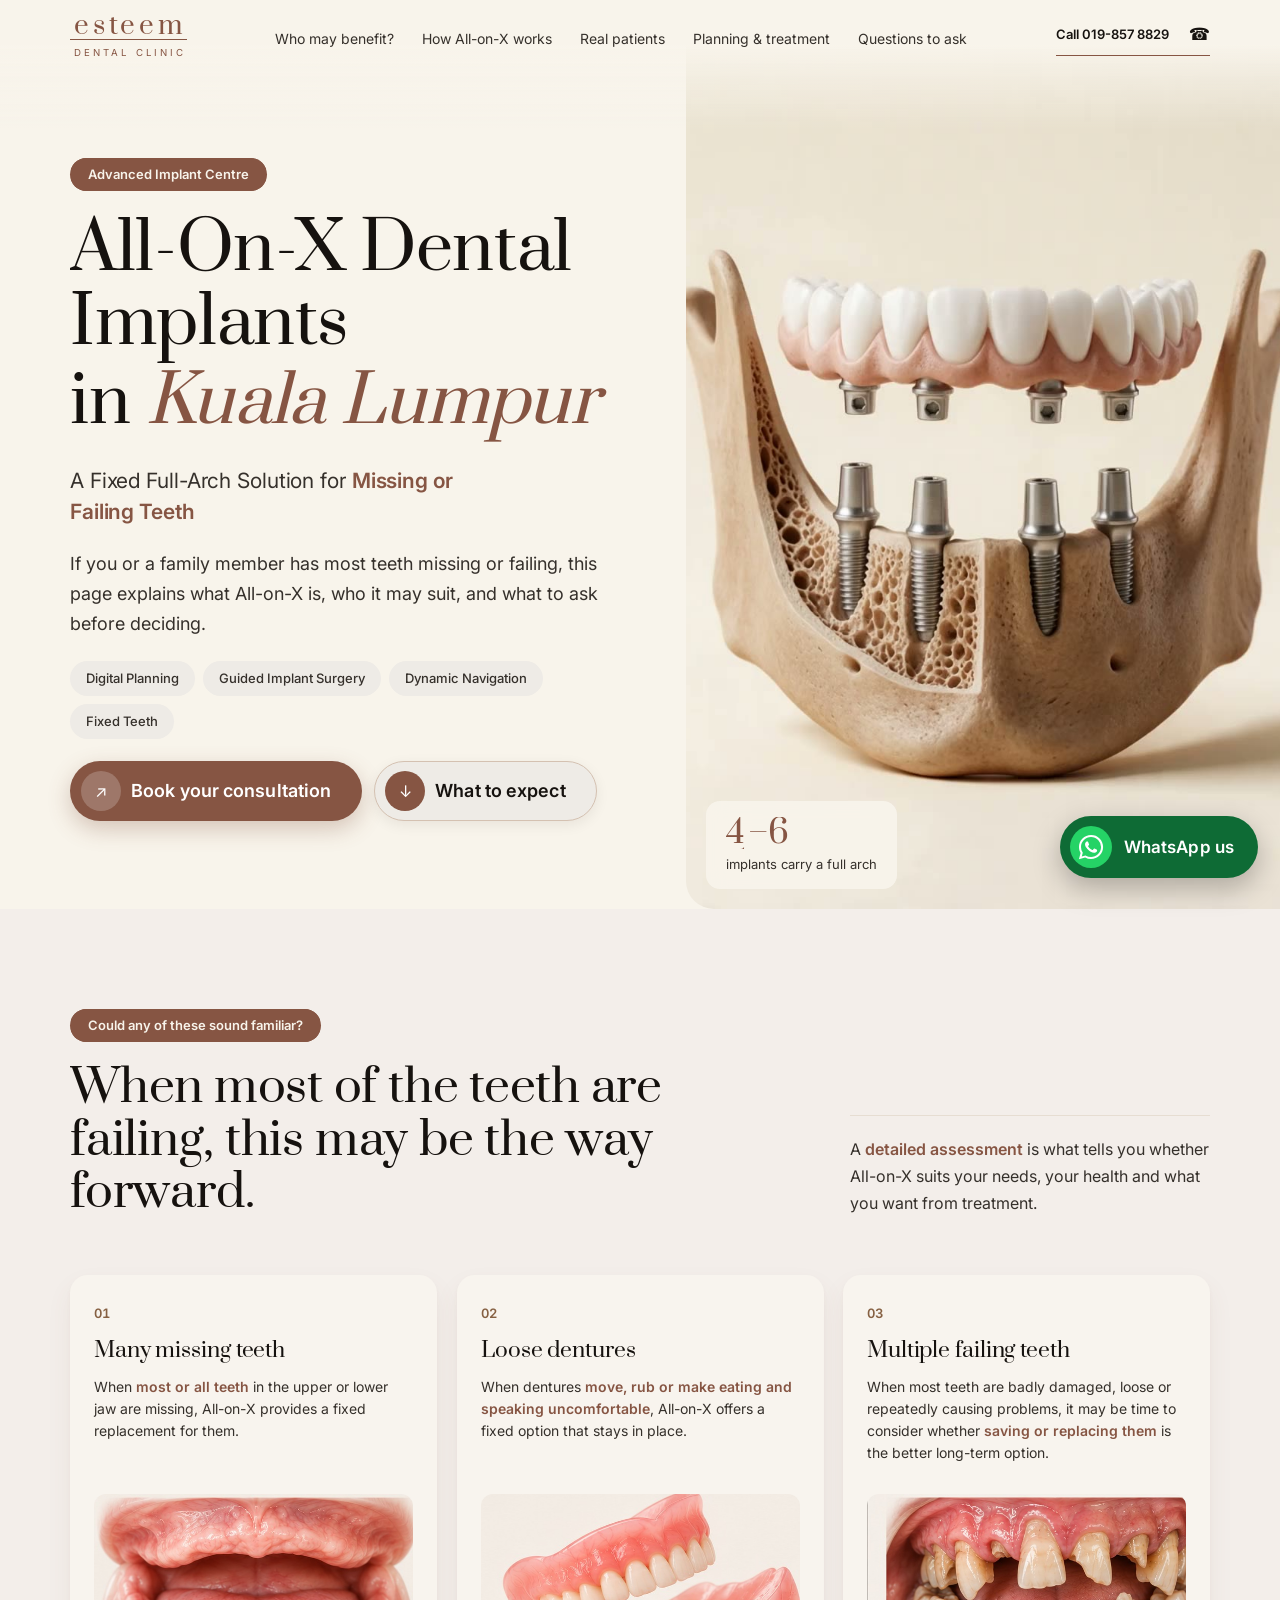
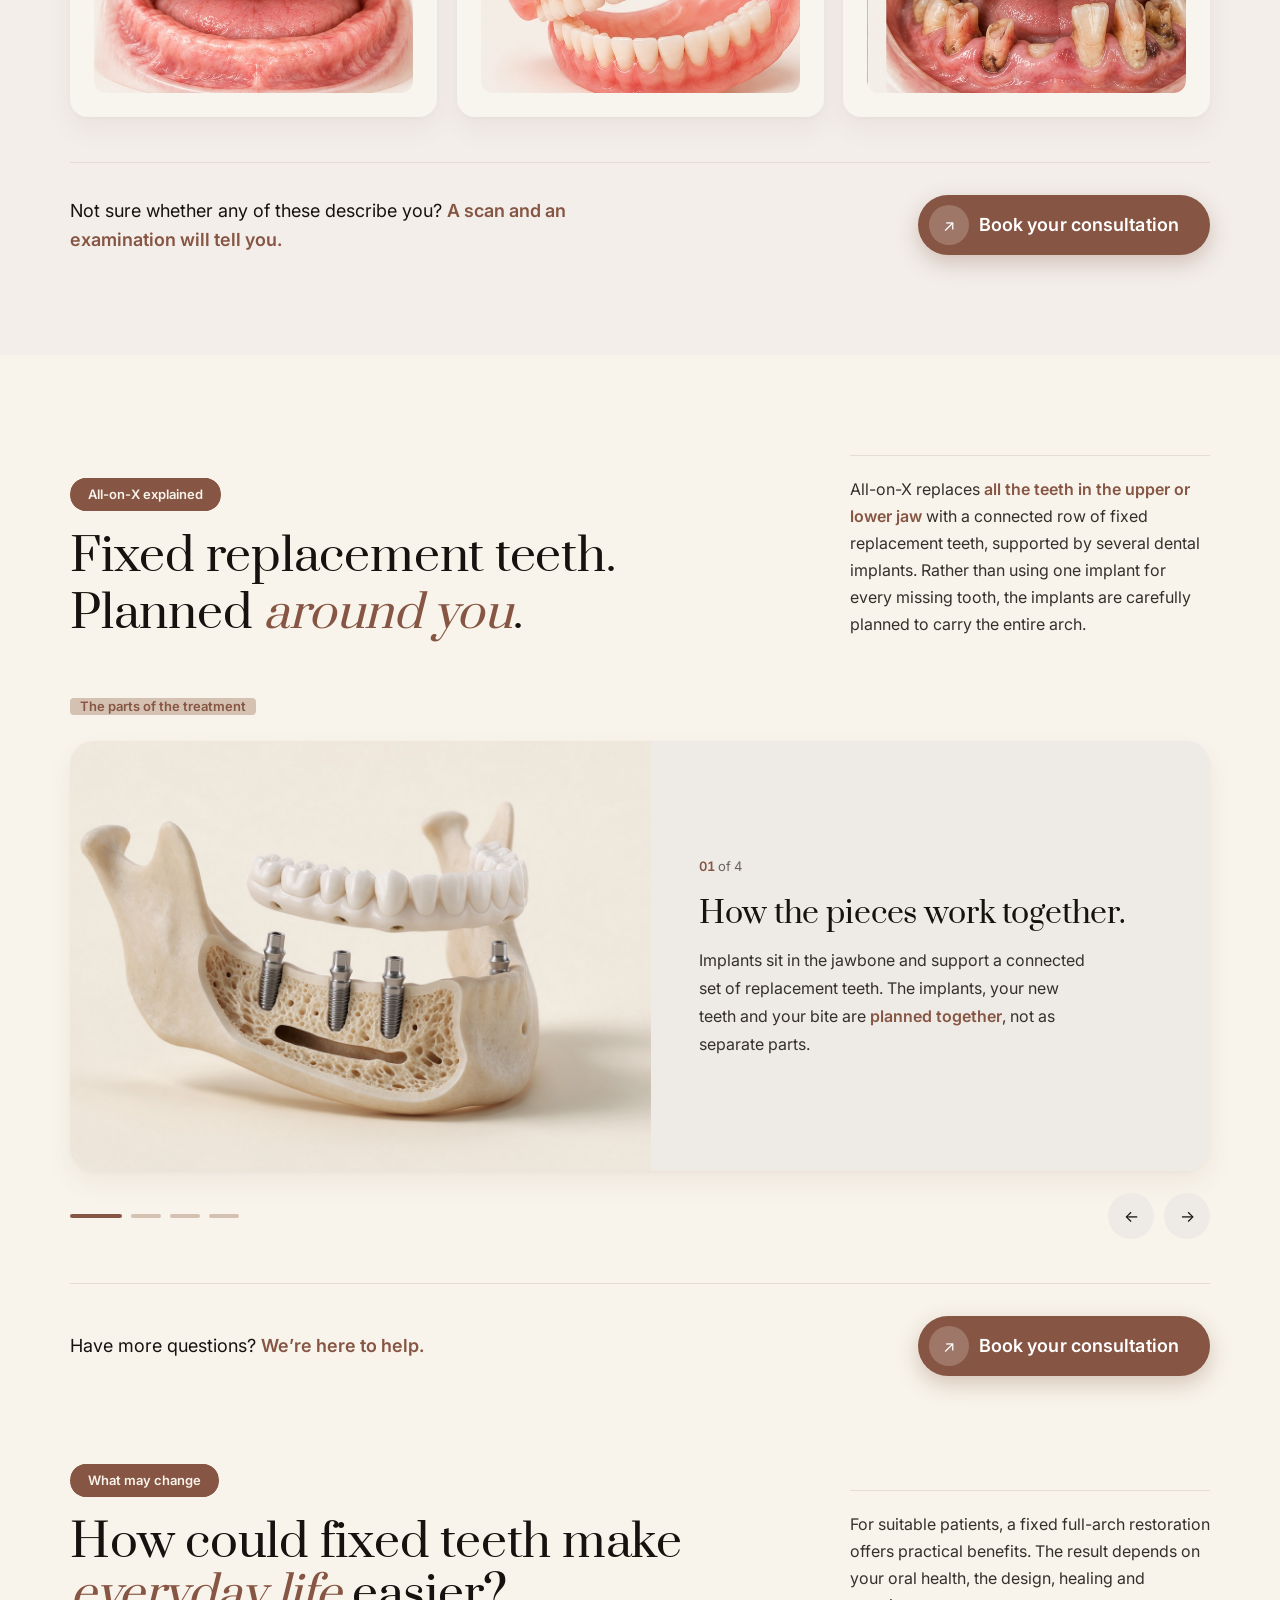
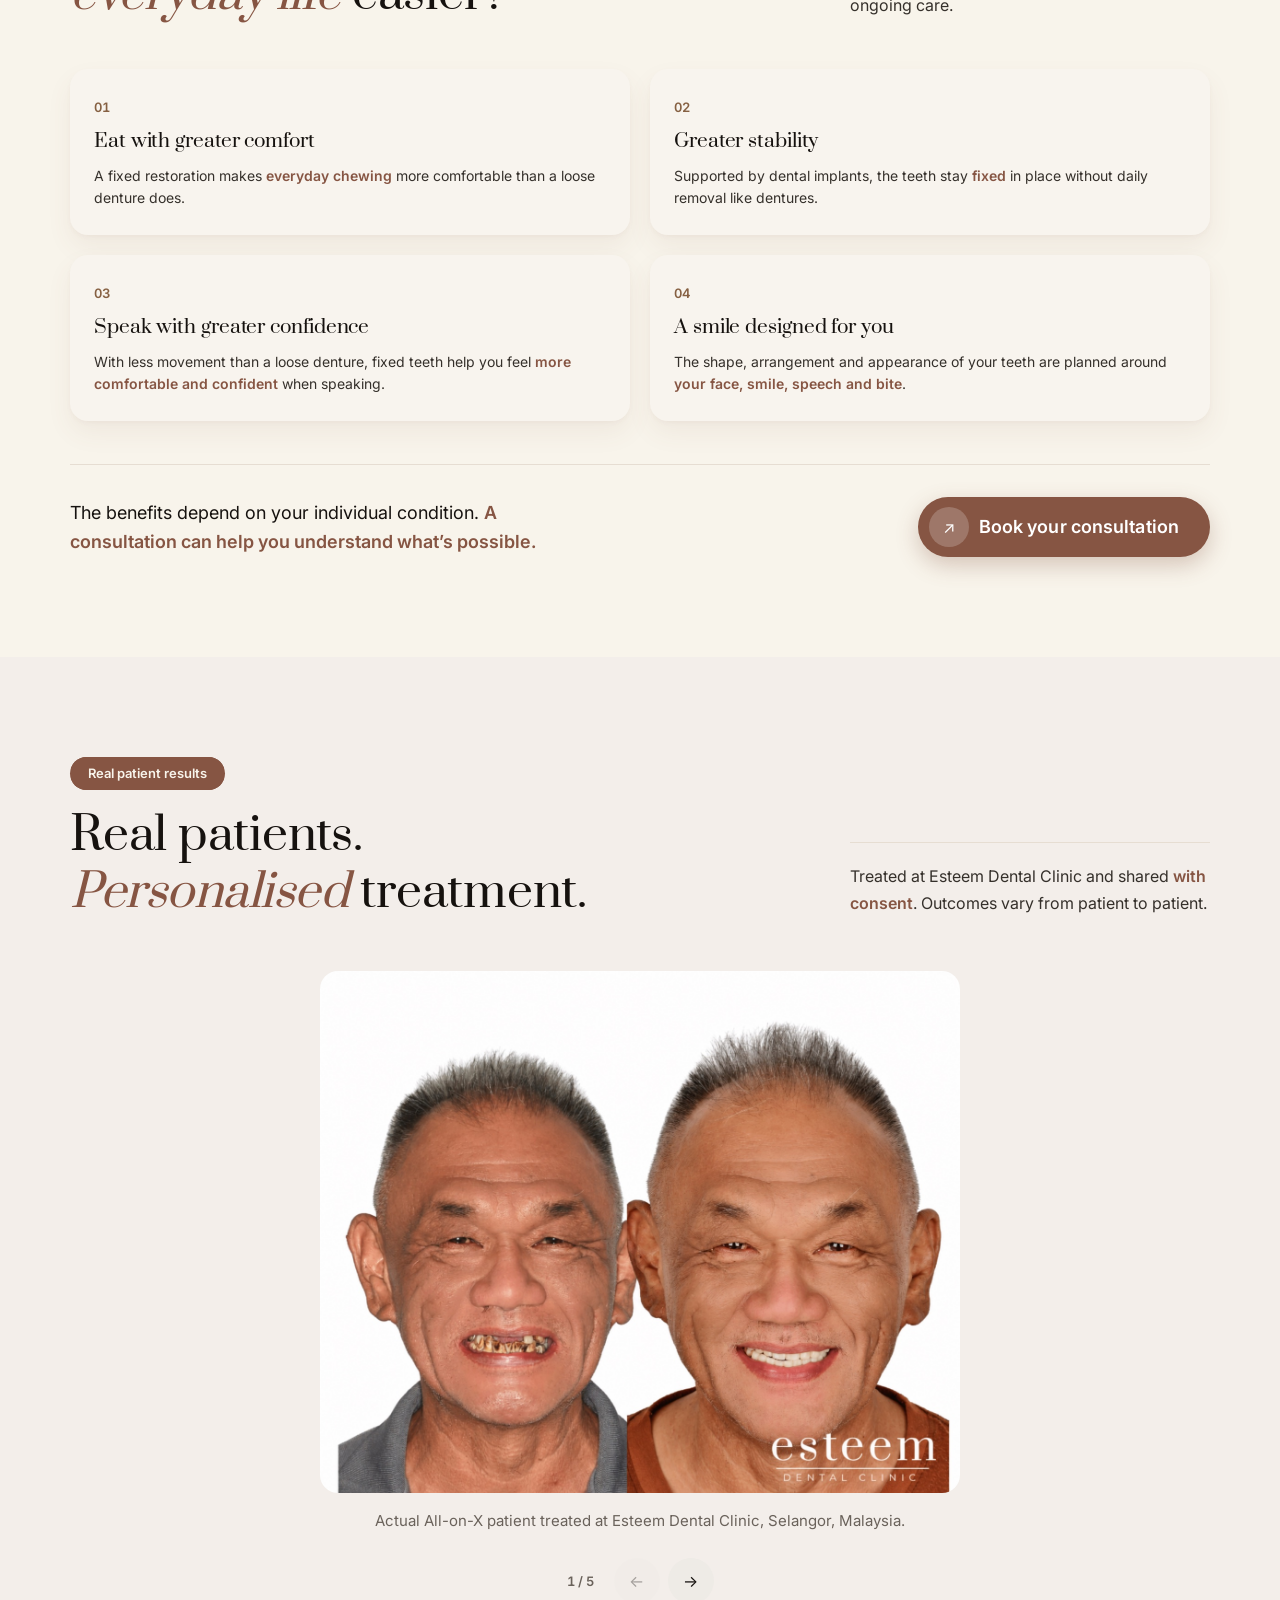
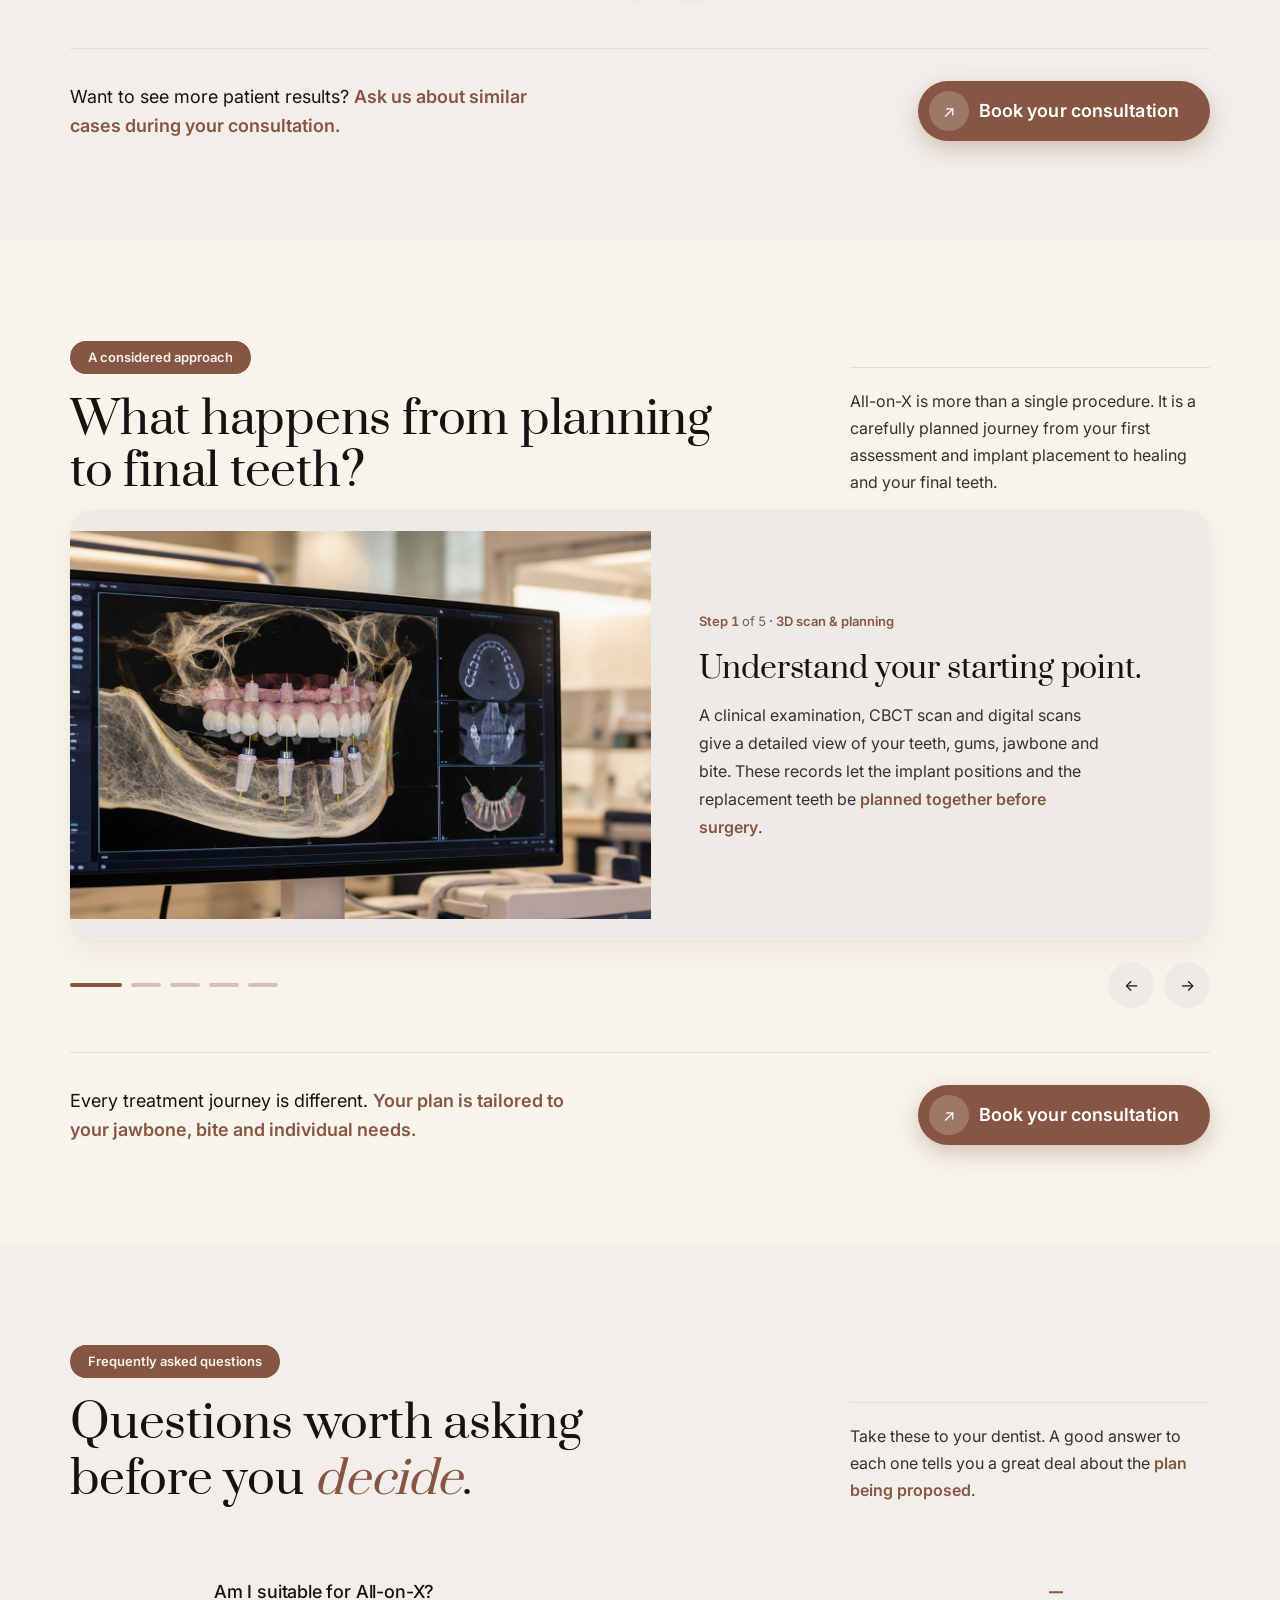
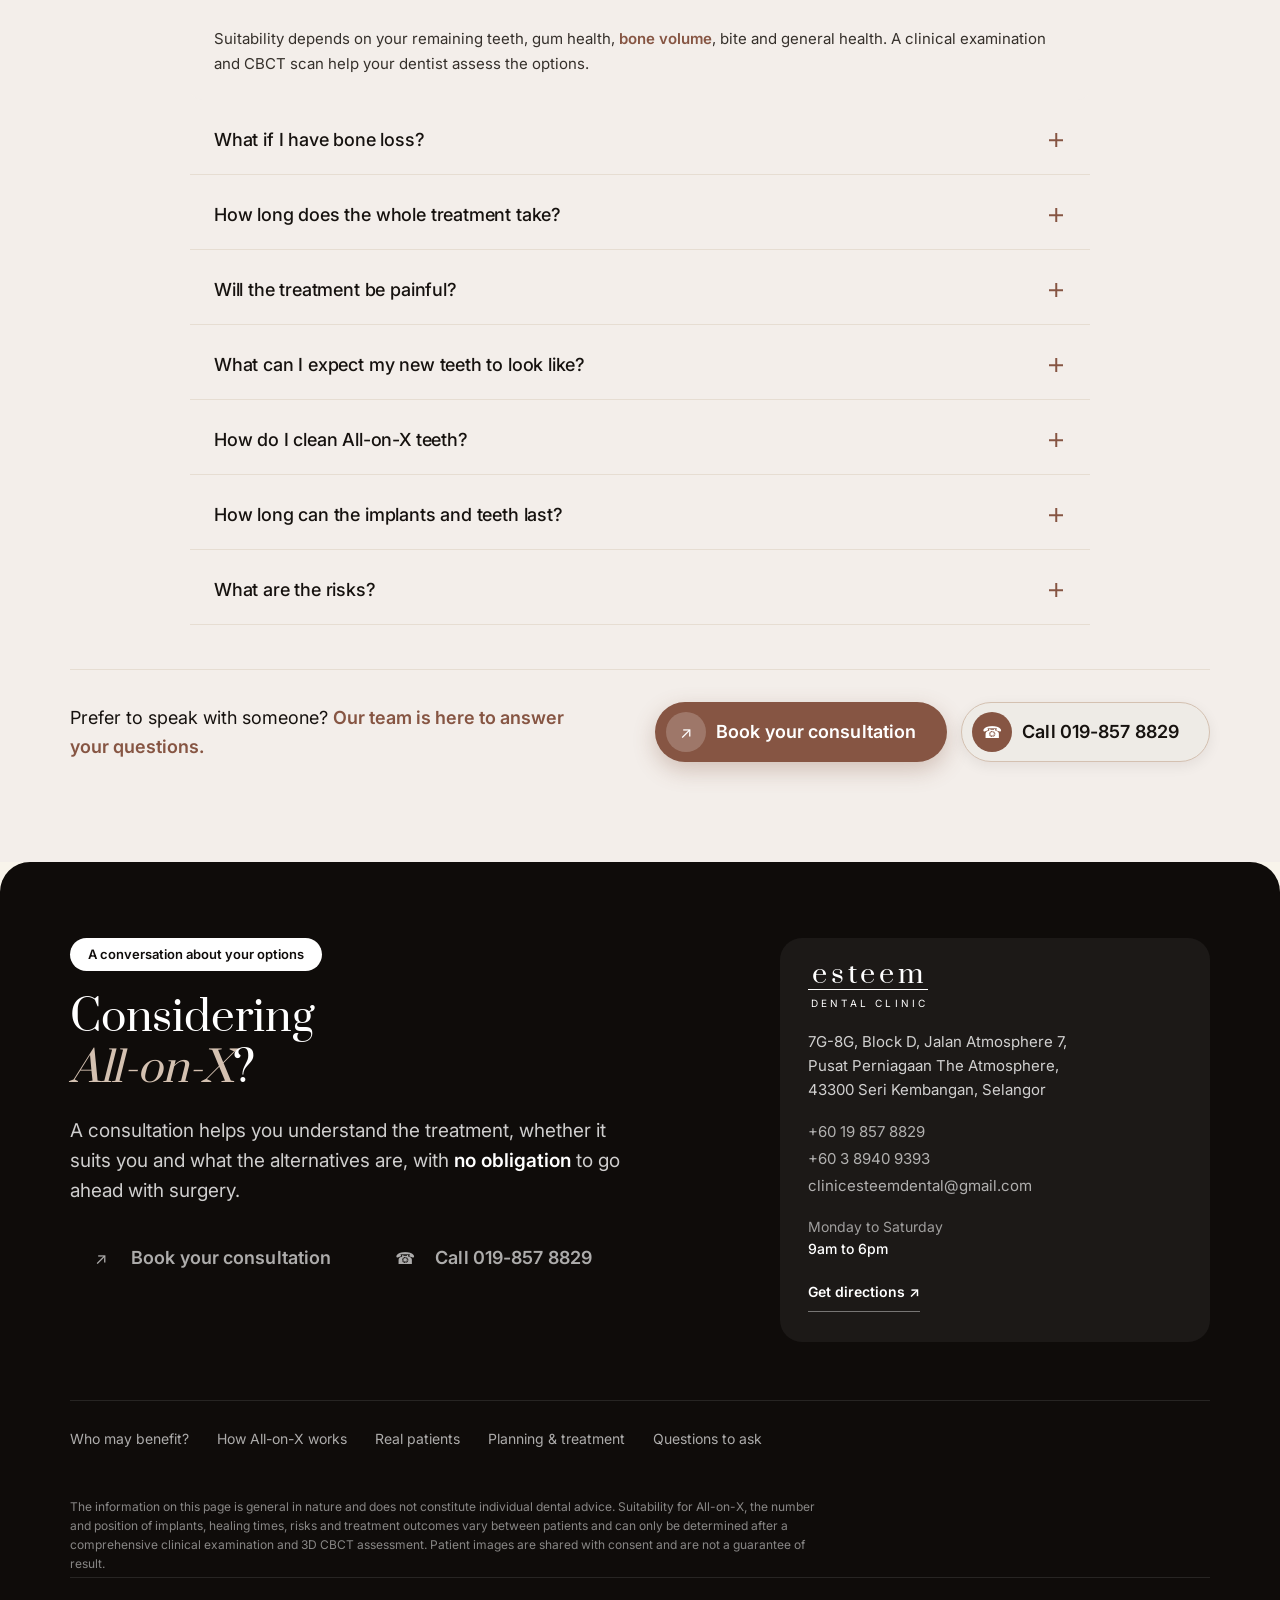
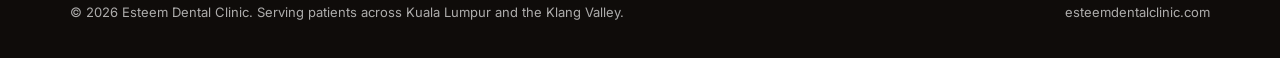
<file: v2/index.html>
<!doctype html>
<html lang="en-MY">
<head>
<meta charset="utf-8">
<meta name="viewport" content="width=device-width, initial-scale=1">
<!-- Google Tag Manager -->
<script>window.dataLayer=window.dataLayer||[];dataLayer.push({'gtm.start':new Date().getTime(),event:'gtm.js'});</script>
<script async src="https://www.googletagmanager.com/gtm.js?id=GTM-PBB2MRHN"></script>
<!-- End Google Tag Manager -->

<!-- Google tag (gtag.js) -->
<script async src="https://www.googletagmanager.com/gtag/js?id=G-K8934DRCKZ"></script>
<script>
  window.dataLayer = window.dataLayer || [];
  function gtag(){dataLayer.push(arguments);}
  gtag('js', new Date());
  gtag('config', 'G-K8934DRCKZ');
</script>
<!-- End Google tag -->
<script>/* an /index.html link tidies itself up in the address bar, no reload */
if(location.pathname.endsWith("/index.html"))history.replaceState(null,"",location.pathname.slice(0,-10)+location.search+location.hash);</script>
<title>All-on-X Dental Implants in Kuala Lumpur | Esteem Dental Clinic</title>
<meta name="description" content="All-on-X full-arch dental implants for patients across Kuala Lumpur. What it is, who it suits, the treatment stages and the questions to ask. Esteem Dental Clinic.">
<link rel="canonical" href="https://www.esteemdentalclinic.com/all-on-x/">
<link rel="icon" href="/favicon.ico" sizes="16x16 32x32 48x48 128x128">
<link rel="icon" type="image/png" sizes="128x128" href="assets/favicon.png">
<link rel="apple-touch-icon" href="assets/apple-touch-icon.png">
<meta property="og:type" content="website">
<meta property="og:locale" content="en_MY">
<meta property="og:site_name" content="Esteem Dental Clinic">
<meta property="og:title" content="All-on-X Dental Implants in Kuala Lumpur | Esteem Dental Clinic">
<meta property="og:description" content="All-on-X full-arch dental implants for patients across Kuala Lumpur. What it is, who it suits, the treatment stages and the questions to ask. Esteem Dental Clinic.">
<meta property="og:url" content="https://www.esteemdentalclinic.com/all-on-x/">
<meta property="og:image" content="https://www.esteemdentalclinic.com/all-on-x/assets/img/hero.jpg">
<meta name="twitter:card" content="summary_large_image">
<link rel="preconnect" href="https://fonts.googleapis.com">
<link rel="preconnect" href="https://fonts.gstatic.com" crossorigin>
<link href="https://fonts.googleapis.com/css2?family=Prata&family=Inter:ital,wght@0,400;0,500;0,600;1,400;1,500&display=swap" rel="stylesheet">
<link rel="stylesheet" href="css/text-entry.css">
<link rel="stylesheet" href="css/style.css">
<script type="application/ld+json">{"@context":"https://schema.org","@type":"Dentist","name":"Esteem Dental Clinic","url":"https://www.esteemdentalclinic.com/","image":"https://www.esteemdentalclinic.com/all-on-x/assets/img/hero.jpg","telephone":["+60198578829","+60389409393"],"email":"clinicesteemdental@gmail.com","address":{"@type":"PostalAddress","streetAddress":"7G-8G, Block D, Jalan Atmosphere 7, Pusat Perniagaan The Atmosphere","addressLocality":"Seri Kembangan","addressRegion":"Selangor","postalCode":"43300","addressCountry":"MY"},"areaServed":[{"@type":"City","name":"Kuala Lumpur"},{"@type":"AdministrativeArea","name":"Selangor"}],"openingHoursSpecification":[{"@type":"OpeningHoursSpecification","dayOfWeek":["Monday","Tuesday","Wednesday","Thursday","Friday","Saturday"],"opens":"09:00","closes":"18:00"}],"makesOffer":{"@type":"Offer","itemOffered":{"@type":"MedicalProcedure","name":"All-on-X full-arch dental implants","description":"A full-arch dental implant treatment that replaces all the teeth in the upper or lower jaw with a connected row of fixed replacement teeth supported by several implants."}}}</script>
<script type="application/ld+json">{"@context":"https://schema.org","@type":"FAQPage","mainEntity":[{"@type":"Question","name":"Am I suitable for All-on-X?","acceptedAnswer":{"@type":"Answer","text":"Suitability depends on your remaining teeth, gum health, bone volume, bite and general health. A clinical examination and CBCT scan help your dentist assess the options."}},{"@type":"Question","name":"What if I have bone loss?","acceptedAnswer":{"@type":"Answer","text":"Bone loss does not automatically rule out treatment. Depending on your anatomy, options may include bone grafting, alternative implant positions or a different treatment approach. A CBCT scan helps assess the available bone and determine which options may be suitable for your case."}},{"@type":"Question","name":"How long does the whole treatment take?","acceptedAnswer":{"@type":"Answer","text":"Treatment usually takes place over several months. In suitable cases, a fixed temporary set of teeth may be fitted on the day of surgery, followed by the final restoration after the implants have healed and integrated with the bone, usually after around three months, depending on the individual case."}},{"@type":"Question","name":"Will the treatment be painful?","acceptedAnswer":{"@type":"Answer","text":"Surgery is usually done under local anaesthesia, so you should not feel pain during it, although you may feel pressure or movement."}},{"@type":"Question","name":"What can I expect my new teeth to look like?","acceptedAnswer":{"@type":"Answer","text":"Your new teeth can be designed around your face, smile, speech and bite. Your gums, lips and the amount of bone available can also affect the final result. Ask to see similar cases and discuss what may be achievable for you."}},{"@type":"Question","name":"How do I clean All-on-X teeth?","acceptedAnswer":{"@type":"Answer","text":"Daily cleaning around and beneath the bridge is essential. Your dentist may recommend a soft toothbrush, interdental brushes, super floss or a water flosser, together with regular professional reviews. The design should allow you to clean effectively at home."}},{"@type":"Question","name":"How long can the implants and teeth last?","acceptedAnswer":{"@type":"Answer","text":"Implants and the bridge are different components and may have different lifespans. With good hygiene and maintenance, implants can provide long-term support, but the bridge may need repair or replacement over time. Bite forces, smoking, overall health, materials used and ongoing care all affect longevity."}},{"@type":"Question","name":"What are the risks?","acceptedAnswer":{"@type":"Answer","text":"Like any surgery, All-on-X has risks. These may include infection, bleeding, nerve or sinus problems, implant failure, changes to your bite or speech, and the need for future repairs. The risks are different for each person. Your dentist should explain which risks apply to you before you decide to proceed."}}]}</script>
</head>
<body>

<!-- Google Tag Manager (noscript) -->
<noscript><iframe src="https://www.googletagmanager.com/ns.html?id=GTM-PBB2MRHN"
height="0" width="0" style="display:none;visibility:hidden"></iframe></noscript>
<!-- End Google Tag Manager (noscript) -->

<!-- ======================= NAV ======================= -->
<div class="nav-wrap" id="navWrap">
  <nav class="nav">
    <div class="container">
      <a class="brand" href="#top" aria-label="Esteem Dental Clinic"><span class="mark"><span class="n">esteem</span><span class="s">dental clinic</span></span></a>
      <div class="nav-links">
        <a href="#who-may-benefit">Who may benefit?</a>
        <a href="#how-all-on-x-works">How All-on-X works</a>
        <a href="#real-patients">Real patients</a>
        <a href="#planning-and-treatment">Planning &amp; treatment</a>
        <a href="#questions-to-ask">Questions to ask</a>
      </div>
      <div class="nav-cta">
        <a class="nav-link-cta" href="tel:+60198578829" aria-label="Call Esteem Dental Clinic on 0 1 9, 8 5 7, 8 8 2 9">Call 019-857 8829<span class="arr" aria-hidden="true">&#9742;</span></a>
        <button class="burger" id="burger" aria-label="Open menu" aria-expanded="false">
          <svg viewBox="0 0 28 28" aria-hidden="true" focusable="false">
            <g class="bars" fill="none" stroke="currentColor" stroke-width="1.7" stroke-linecap="round">
              <path d="M4 9h20"/><path d="M4 14h20"/><path d="M4 19h20"/>
            </g>
            <g class="grin" fill="none" stroke="currentColor" stroke-width="1.7" stroke-linecap="round" stroke-linejoin="round">
              <path class="lip" d="M4.5 11.5h19"/>
              <path class="arc" d="M5 12c0 6.2 4 9.5 9 9.5s9-3.3 9-9.5"/>
              <path class="tooth" d="M10 12.6v2.1M14 12.6v2.4M18 12.6v2.1"/>
            </g>
          </svg>
        </button>
      </div>
    </div>
  </nav>
  <div class="mobile-panel" id="mobilePanel">
    <a href="#who-may-benefit">Who may benefit?</a>
    <a href="#how-all-on-x-works">How All-on-X works</a>
    <a href="#real-patients">Real patients</a>
    <a href="#planning-and-treatment">Planning &amp; treatment</a>
    <a href="#questions-to-ask">Questions to ask</a>
    <a class="btn btn-onBrand" href="tel:+60198578829"><i>&#9742;</i>Call 019-857 8829</a>
  </div>
</div>

<!-- ======================= 1 · HERO ======================= -->
<header class="hero" id="top">
  <div class="container">
    <div class="hero-grid">
      <div class="hero-left">
        <span class="eyebrow" data-badge>Advanced Implant Centre</span>
        <h1>
          <span class="h1-main" data-wipe data-wipe-stagger="0.1"><span class="nb">All-On-X</span> Dental Implants<br>in <em>Kuala Lumpur</em></span>
          <span class="h1-sub">A Fixed Full-Arch Solution for <strong>Missing or Failing Teeth</strong></span>
        </h1>
        <p class="hero-body lede reveal" style="--d:.2s">If you or a family member has most teeth missing or failing, this page explains what All-on-X is, who it may suit, and what to ask before deciding.</p>
        <div class="hero-tabs reveal" style="--d:.3s">
          <span>Digital Planning</span>
          <span>Guided Implant Surgery</span>
          <span>Dynamic Navigation</span>
          <span>Fixed Teeth</span>
        </div>
        <div class="head-actions reveal" style="--d:.4s">
          <a class="btn btn-primary" data-wa href="https://wa.me/60198578829?text=Hi%20Esteem%20Dental%2C%20I%27d%20like%20to%20book%20a%20consultation%20about%20All-on-X." target="_blank" rel="noopener"><i>&#8599;</i>Book your consultation</a>
          <a class="btn btn-light" href="#who-may-benefit"><i>&#8595;</i>What to expect</a>
        </div>
      </div>
      <div class="hero-media reveal-fade" style="--d:.2s">
        <video src="assets/img/allonx-hero.mp4" poster="assets/img/allonx-hero-poster.jpg"
               width="900" height="1200" autoplay muted loop playsinline preload="auto"
               aria-label="A connected bridge of replacement teeth lowering onto four titanium implants set in the jaw"></video>
        <div class="hero-card">
          <span class="big" data-count="4&ndash;6"></span>
          <span class="sub">implants carry a full arch</span>
        </div>
      </div>
    </div>
  </div>
</header>

<!-- ======================= 2 · SUITABILITY ======================= -->
<section class="tint" id="who-may-benefit">
  <div class="container">
    <div class="head-row">
      <div class="head">
        <span class="eyebrow" data-badge>Could any of these sound familiar?</span>
        <h2 data-wipe data-wipe-stagger="0.1">When most of the teeth are failing, this may be the way forward.</h2>
      </div>
      <p class="head-aside reveal" style="--d:.2s">A <strong>detailed assessment</strong> is what tells you whether <span class="nb">All-on-X</span> suits your needs, your health and what you want from treatment.</p>
    </div>

    <div class="sui-grid">
      <article class="sui-card slide-r">
        <span class="n mono">01</span>
        <h3>Many missing teeth</h3>
        <p>When <strong>most or all teeth</strong> in the upper or lower jaw are missing, All-on-X provides a fixed replacement for them.</p>
        <div class="sui-media"><img src="assets/img/prob-1.jpg" alt="An arch with most of its teeth missing" loading="lazy" width="655" height="390"></div>
      </article>
      <article class="sui-card slide-r" style="--d:.1s">
        <span class="n mono">02</span>
        <h3>Loose dentures</h3>
        <p>When dentures <strong>move, rub or make eating and speaking uncomfortable</strong>, All-on-X offers a fixed option that stays in place.</p>
        <div class="sui-media"><img src="assets/img/prob-2.jpg" alt="A removable full denture" loading="lazy" width="625" height="415"></div>
      </article>
      <article class="sui-card slide-r" style="--d:.2s">
        <span class="n mono">03</span>
        <h3>Multiple failing teeth</h3>
        <p>When most teeth are badly damaged, loose or repeatedly causing problems, it may be time to consider whether <strong>saving or replacing them</strong> is the better long-term option.</p>
        <div class="sui-media"><img src="assets/img/prob-3.jpg" alt="Teeth badly broken down by decay" loading="lazy" width="640" height="390"></div>
      </article>
    </div>
    <div class="sec-cta reveal">
      <p>Not sure whether any of these describe you? <strong>A scan and an examination will tell you.</strong></p>
      <a class="btn btn-primary" data-wa href="https://wa.me/60198578829?text=Hi%20Esteem%20Dental%2C%20I%27d%20like%20to%20know%20whether%20All-on-X%20is%20suitable%20for%20me." target="_blank" rel="noopener"><i>&#8599;</i>Book your consultation</a>
    </div>
  </div>
</section>

<!-- ======================= 3 · ALL-ON-X EXPLAINED ======================= -->
<section id="how-all-on-x-works">
  <div class="container">
    <div class="head-row">
      <div class="head">
        <span class="eyebrow" data-badge>All-on-X explained</span>
        <h2 data-wipe data-wipe-stagger="0.1">Fixed replacement teeth.<br>Planned <em>around you</em>.</h2>
      </div>
      <p class="head-aside reveal" style="--d:.2s">All-on-X replaces <strong>all the teeth in the upper or lower jaw</strong> with a connected row of fixed replacement teeth, supported by several dental implants. Rather than using one implant for every missing tooth, the implants are carefully planned to carry the entire arch.</p>
    </div>
    <!-- the parts of the treatment: the picture follows the card you are reading -->
    <span class="kicker" data-badge>The parts of the treatment</span>
    <div class="sld" data-sld data-sld-auto="6500" aria-roledescription="carousel" aria-label="The parts of the treatment">
      <div class="sld-view">
        <div class="sld-track">
        <article class="sld-item">
          <div class="sld-media"><img src="assets/img/allonx-1.jpg" alt="A cutaway of a lower jaw: four titanium implants in the bone, with one connected bridge of teeth lifted just above them" width="1600" height="900" loading="lazy"></div>
          <div class="sld-copy">
            <span class="sld-n">01 <span class="sld-of">of 4</span></span>
            <h3>How the pieces work together.</h3>
            <p>Implants sit in the jawbone and support a connected set of replacement teeth. The implants, your new teeth and your bite are <strong>planned together</strong>, not as separate parts.</p>
          </div>
        </article>
        <article class="sld-item">
          <div class="sld-media"><img src="assets/img/allonx-2.jpg" alt="A single titanium implant standing in a section of jawbone, the bone grown tightly around its threads" width="1600" height="900" loading="lazy"></div>
          <div class="sld-copy">
            <span class="sld-n">02 <span class="sld-of">of 4</span></span>
            <h3>The implant.</h3>
            <p>Titanium implants are placed in the jawbone to support a connected set of replacement teeth. During healing, the surrounding bone <strong>heals around the implant</strong>, providing a stable foundation.</p>
          </div>
        </article>
        <article class="sld-item">
          <div class="sld-media"><img src="assets/img/allonx-3.jpg" alt="One full arch of replacement teeth made as a single connected piece" width="1600" height="900" loading="lazy"></div>
          <div class="sld-copy">
            <span class="sld-n">03 <span class="sld-of">of 4</span></span>
            <h3>A connected set of teeth.</h3>
            <p>The replacement teeth are made as <strong>one connected full-arch restoration</strong>. High-strength zirconia is used for its strength, durability and natural appearance.</p>
          </div>
        </article>
        <article class="sld-item">
          <div class="sld-media"><img src="assets/img/allonx-4.jpg" alt="A lower jaw seen from above with six implants spaced around the arch" width="1600" height="900" loading="lazy"></div>
          <div class="sld-copy">
            <span class="sld-n">04 <span class="sld-of">of 4</span></span>
            <h3>What does &ldquo;X&rdquo; mean?</h3>
            <p>The &ldquo;X&rdquo; is the number of implants supporting the full arch. <strong>Commonly four or six</strong>, depending on your jawbone, your bite and your individual treatment needs.</p>
          </div>
        </article>
        </div>
      </div>
      <div class="sld-ui">
        <div class="sld-dots" role="tablist" aria-label="Choose a part"></div>
        <div class="sld-arrows">
          <button class="sld-btn" data-sld-dir="-1" aria-label="Previous part">&#8592;</button>
          <button class="sld-btn" data-sld-dir="1" aria-label="Next part">&#8594;</button>
        </div>
      </div>
    </div>
    <div class="sec-cta reveal">
      <p>Have more questions? <strong>We&rsquo;re here to help.</strong></p>
      <a class="btn btn-primary" data-wa href="https://wa.me/60198578829?text=Hi%20Esteem%20Dental%2C%20I%20have%20a%20question%20about%20how%20All-on-X%20works." target="_blank" rel="noopener"><i>&#8599;</i>Book your consultation</a>
    </div>

    <!-- benefits -->
    <div class="head-row" style="margin-top:88px">
      <div class="head">
        <span class="eyebrow" data-badge>What may change</span>
        <h2 data-wipe data-wipe-stagger="0.1">How could fixed teeth make <em>everyday life</em> easier?</h2>
      </div>
      <p class="head-aside reveal" style="--d:.2s">For suitable patients, a fixed full-arch restoration offers practical benefits. The result depends on your oral health, the design, healing and ongoing care.</p>
    </div>
    <div class="ben-grid">
      <article class="ben-card slide-r"><span class="n mono">01</span><h4>Eat with greater comfort</h4><p>A fixed restoration makes <strong>everyday chewing</strong> more comfortable than a loose denture does.</p></article>
      <article class="ben-card slide-r" style="--d:.1s"><span class="n mono">02</span><h4>Greater stability</h4><p>Supported by dental implants, the teeth stay <strong>fixed</strong> in place without daily removal like dentures.</p></article>
      <article class="ben-card slide-r" style="--d:.2s"><span class="n mono">03</span><h4>Speak with greater confidence</h4><p>With less movement than a loose denture, fixed teeth help you feel <strong>more comfortable and confident</strong> when speaking.</p></article>
      <article class="ben-card slide-r" style="--d:.3s"><span class="n mono">04</span><h4>A smile designed for you</h4><p>The shape, arrangement and appearance of your teeth are planned around <strong>your face, smile, speech and bite</strong>.</p></article>
    </div>
    <div class="sec-cta reveal">
      <p>The benefits depend on your individual condition. <strong>A consultation can help you understand what&rsquo;s possible.</strong></p>
      <a class="btn btn-primary" data-wa href="https://wa.me/60198578829?text=Hi%20Esteem%20Dental%2C%20I%27d%20like%20to%20book%20a%20consultation%20about%20All-on-X." target="_blank" rel="noopener"><i>&#8599;</i>Book your consultation</a>
    </div>
  </div>
</section>

<!-- ======================= 4 · REAL PATIENTS ======================= -->
<section class="tint" id="real-patients">
  <div class="container">
    <div class="head-row">
      <div class="head">
        <span class="eyebrow" data-badge>Real patient results</span>
        <h2 data-wipe data-wipe-stagger="0.1">Real patients.<br><em>Personalised</em> treatment.</h2>
      </div>
      <p class="head-aside reveal" style="--d:.2s">Treated at Esteem Dental Clinic and shared <strong>with consent</strong>. Outcomes vary from patient to patient.</p>
    </div>

    <div class="pcar reveal" data-carousel>
      <div class="pcar-track" data-ptrack>
        <figure class="pslide">
          <div class="pmedia"><img src="assets/img/case-1.jpg" alt="An Esteem Dental patient before and after All-on-X treatment" loading="lazy" width="1388" height="1133"></div>
          <figcaption>Actual <span class="nb">All-on-X</span> patient treated at Esteem Dental Clinic, Selangor, Malaysia.</figcaption>
        </figure>
        <figure class="pslide">
          <div class="pmedia"><img src="assets/img/case-2.jpg" alt="A full-mouth rehabilitation of the upper and lower teeth with a fixed implant-supported full arch" loading="lazy" width="1200" height="1200"></div>
          <figcaption>Full-mouth rehabilitation of the upper and lower teeth, restoring the function and smile with a <strong>fixed implant-supported full arch</strong>.</figcaption>
        </figure>
        <figure class="pslide">
          <div class="pmedia"><img src="assets/img/case-3.jpg" alt="Multiple missing upper front teeth restored with a fixed implant-supported full arch" loading="lazy" width="1200" height="1200"></div>
          <figcaption>Multiple missing upper front teeth, restored with a <strong>fixed implant-supported full arch</strong>.</figcaption>
        </figure>
        <figure class="pslide">
          <div class="pmedia"><img src="assets/img/case-4.jpg" alt="Completely missing upper teeth restored with a fixed implant-supported full arch" loading="lazy" width="1200" height="1200"></div>
          <figcaption>Completely missing upper teeth, restored with a <strong>fixed implant-supported full arch</strong>.</figcaption>
        </figure>
        <figure class="pslide">
          <div class="pmedia"><img src="assets/img/case-5.jpg" alt="Severely damaged teeth replaced with a fixed implant-supported full arch" loading="lazy" width="1200" height="1200"></div>
          <figcaption>Severely damaged teeth beyond saving, replaced with a <strong>fixed implant-supported full arch</strong>.</figcaption>
        </figure>
      </div>
      <div class="pcar-ui">
        <span class="pcar-count mono"><span data-pnow>1</span> / <span data-ptotal>5</span></span>
        <div class="sld-nav">
          <button class="sld-btn" data-pdir="-1" aria-label="Previous case">&#8592;</button>
          <button class="sld-btn" data-pdir="1" aria-label="Next case">&#8594;</button>
        </div>
      </div>
    </div>
    <div class="sec-cta reveal">
      <p>Want to see more patient results? <strong>Ask us about similar cases during your consultation.</strong></p>
      <a class="btn btn-primary" data-wa href="https://wa.me/60198578829?text=Hi%20Esteem%20Dental%2C%20I%27d%20like%20to%20see%20more%20All-on-X%20patient%20cases." target="_blank" rel="noopener"><i>&#8599;</i>Book your consultation</a>
    </div>
  </div>
</section>

<!-- ======================= 5 · YOUR JOURNEY ======================= -->
<section id="planning-and-treatment">
  <div class="container">
    <div class="head-row">
      <div class="head">
        <span class="eyebrow" data-badge>A considered approach</span>
        <h2 data-wipe data-wipe-stagger="0.1">What happens from planning to final teeth?</h2>
      </div>
      <p class="head-aside reveal" style="--d:.2s"><span class="nb">All-on-X</span> is more than a single procedure. It is a carefully planned journey from your first assessment and implant placement to healing and your final teeth.</p>
    </div>

    <div class="sld" data-sld data-sld-auto="7000" aria-roledescription="carousel" aria-label="Treatment stages">
      <div class="sld-view">
        <div class="sld-track">
        <article class="sld-item">
          <div class="sld-media fit"><img src="assets/img/step-1.jpg" alt="A 3D scan reviewed on screen for digital planning" loading="lazy" width="1200" height="800"></div>
          <div class="sld-copy">
            <span class="sld-n">Step 1 <span class="sld-of">of 5</span> &middot; 3D scan &amp; planning</span>
            <h3>Understand your starting point.</h3>
            <p>A clinical examination, CBCT scan and digital scans give a detailed view of your teeth, gums, jawbone and bite. These records let the implant positions and the replacement teeth be <strong>planned together before surgery</strong>.</p>
          </div>
        </article>
        <article class="sld-item">
          <div class="sld-media fit"><img src="assets/img/step-3.jpg" alt="Guided implant placement during surgery" loading="lazy" width="1200" height="800"></div>
          <div class="sld-copy">
            <span class="sld-n">Step 2 <span class="sld-of">of 5</span> &middot; Implant surgery</span>
            <h3>Implant surgery based on your plan.</h3>
            <p>The implants are placed in one surgical appointment. A <strong>custom surgical guide</strong> or <strong>dynamic navigation</strong> helps the dentist follow the digital treatment plan for precise implant placement.</p>
          </div>
        </article>
        <article class="sld-item">
          <div class="sld-media fit"><img src="assets/img/fan-sameday.jpg" alt="A fixed temporary bridge in place on the implants" loading="lazy" width="1200" height="800"></div>
          <div class="sld-copy">
            <span class="sld-n">Step 3 <span class="sld-of">of 5</span> &middot; Temporary teeth</span>
            <h3>Temporary fixed teeth, often the same day.</h3>
            <p>Where condition allows, a <strong>fixed</strong> temporary set of teeth can be fitted on the day of surgery, allowing you to leave with teeth while the implants heal.</p>
          </div>
        </article>
        <article class="sld-item">
          <div class="sld-media fit"><img src="assets/img/fan-healing.jpg" alt="A diagram of an implant integrating with the jawbone" loading="lazy" width="1200" height="800"></div>
          <div class="sld-copy">
            <span class="sld-n">Step 4 <span class="sld-of">of 5</span> &middot; Healing period</span>
            <h3>Allow time for healing.</h3>
            <p>Over the following months, the implants gradually <strong>integrate</strong> with the surrounding bone while the gum tissues heal.</p>
          </div>
        </article>
        <article class="sld-item">
          <div class="sld-media fit"><img src="assets/img/step-5.jpg" alt="The finished full-arch restoration in place" loading="lazy" width="1200" height="800"></div>
          <div class="sld-copy">
            <span class="sld-n">Step 5 <span class="sld-of">of 5</span> &middot; Final teeth</span>
            <h3>Your final set of teeth.</h3>
            <p>Once healing is complete, the final full-arch restoration is fitted, carefully designed for appearance, bite, function and <strong>ease of cleaning</strong>.</p>
          </div>
        </article>
        </div>
      </div>
      <div class="sld-ui">
        <div class="sld-dots" role="tablist" aria-label="Choose a stage"></div>
        <div class="sld-arrows">
          <button class="sld-btn" data-sld-dir="-1" aria-label="Previous stage">&#8592;</button>
          <button class="sld-btn" data-sld-dir="1" aria-label="Next stage">&#8594;</button>
        </div>
      </div>
    </div>
    <div class="sec-cta reveal">
      <p>Every treatment journey is different. <strong>Your plan is tailored to your jawbone, bite and individual needs.</strong></p>
      <a class="btn btn-primary" data-wa href="https://wa.me/60198578829?text=Hi%20Esteem%20Dental%2C%20I%27d%20like%20to%20ask%20about%20the%20All-on-X%20treatment%20plan." target="_blank" rel="noopener"><i>&#8599;</i>Book your consultation</a>
    </div>
  </div>
</section>

<!-- ======================= 6 · QUESTIONS ======================= -->
<section class="tint" id="questions-to-ask">
  <div class="container">
    <div class="head-row">
      <div class="head">
        <span class="eyebrow" data-badge>Frequently asked questions</span>
        <h2 data-wipe data-wipe-stagger="0.1">Questions worth asking<br>before you <em>decide</em>.</h2>
      </div>
      <p class="head-aside reveal" style="--d:.2s">Take these to your dentist. A good answer to each one tells you a great deal about the <strong>plan being proposed</strong>.</p>
    </div>

    <div class="faq reveal" style="--d:.2s">
      <div class="faq-item open">
        <button class="faq-q">Am I suitable for All-on-X? <span class="faq-icon"></span></button>
        <div class="faq-a"><div class="faq-a-in"><p>Suitability depends on your remaining teeth, gum health, <strong>bone volume</strong>, bite and general health. A clinical examination and CBCT scan help your dentist assess the options.</p></div></div>
      </div>
      <div class="faq-item">
        <button class="faq-q">What if I have bone loss? <span class="faq-icon"></span></button>
        <div class="faq-a"><div class="faq-a-in"><p><strong>Bone loss does not automatically rule out treatment.</strong> Depending on your anatomy, options may include bone grafting, alternative implant positions or a different treatment approach. A CBCT scan helps assess the available bone and determine which options may be suitable for your case.</p></div></div>
      </div>
      <div class="faq-item">
        <button class="faq-q">How long does the whole treatment take? <span class="faq-icon"></span></button>
        <div class="faq-a"><div class="faq-a-in"><p>Treatment usually takes place <strong>over several months</strong>. In suitable cases, a fixed temporary set of teeth may be fitted on the day of surgery, followed by the final restoration after the implants have healed and integrated with the bone, usually after around three months, depending on the individual case.</p></div></div>
      </div>
      <div class="faq-item">
        <button class="faq-q">Will the treatment be painful? <span class="faq-icon"></span></button>
        <div class="faq-a"><div class="faq-a-in"><p>Surgery is usually done under <strong>local anaesthesia</strong>, so you should not feel pain during it, although you may feel pressure or movement.</p></div></div>
      </div>
      <div class="faq-item">
        <button class="faq-q">What can I expect my new teeth to look like? <span class="faq-icon"></span></button>
        <div class="faq-a"><div class="faq-a-in"><p>Your new teeth can be designed around your face, smile, speech and bite. Your gums, lips and the amount of bone available can also affect the final result. Ask to see similar cases and discuss what may be achievable for you.</p></div></div>
      </div>
      <div class="faq-item">
        <button class="faq-q">How do I clean All-on-X teeth? <span class="faq-icon"></span></button>
        <div class="faq-a"><div class="faq-a-in"><p><strong>Daily cleaning around and beneath the bridge is essential.</strong> Your dentist may recommend a soft toothbrush, interdental brushes, super floss or a water flosser, together with regular professional reviews. The design should allow you to clean effectively at home.</p></div></div>
      </div>
      <div class="faq-item">
        <button class="faq-q">How long can the implants and teeth last? <span class="faq-icon"></span></button>
        <div class="faq-a"><div class="faq-a-in"><p>Implants and the bridge are different components and may have different lifespans. With good hygiene and maintenance, implants can provide long-term support, but the bridge may need repair or replacement over time. Bite forces, smoking, overall health, materials used and ongoing care all affect longevity.</p></div></div>
      </div>
      <div class="faq-item">
        <button class="faq-q">What are the risks? <span class="faq-icon"></span></button>
        <div class="faq-a"><div class="faq-a-in"><p>Like any surgery, <strong>All-on-X has risks</strong>. These may include infection, bleeding, nerve or sinus problems, implant failure, changes to your bite or speech, and the need for future repairs. The risks are different for each person. Your dentist should explain which risks apply to you before you decide to proceed.</p></div></div>
      </div>
    </div>
    <div class="sec-cta reveal">
      <p>Prefer to speak with someone? <strong>Our team is here to answer your questions.</strong></p>
      <div class="sec-cta-actions"><a class="btn btn-primary" data-wa href="https://wa.me/60198578829?text=Hi%20Esteem%20Dental%2C%20I%27d%20like%20to%20book%20a%20consultation%20about%20All-on-X." target="_blank" rel="noopener"><i>&#8599;</i>Book your consultation</a><a class="btn btn-light" href="tel:+60198578829"><i>&#9742;</i>Call 019-857 8829</a></div>
    </div>
  </div>
</section>

<!-- ============== ONE CLOSING BLOCK: the ask, the clinic, the links ============== -->
<footer id="discuss-your-options">
  <div class="container">

    <div class="foot-top">
      <div class="foot-ask">
        <span class="eyebrow light reveal">A conversation about your options</span>
        <h2 class="reveal" style="--d:.1s">Considering <em>All-on-X</em>?</h2>
        <p class="lede reveal" style="--d:.2s">A consultation helps you understand the treatment, whether it suits you and what the alternatives are, with <strong>no obligation</strong> to go ahead with surgery.</p>
        <div class="head-actions reveal" style="--d:.3s">
          <a class="btn btn-onBrand" data-wa href="https://wa.me/60198578829?text=Hi%20Esteem%20Dental%2C%20I%27d%20like%20to%20book%20a%20consultation%20about%20All-on-X." target="_blank" rel="noopener"><i>&#8599;</i>Book your consultation</a>
          <a class="btn btn-ghostLight" href="tel:+60198578829"><i>&#9742;</i>Call 019-857 8829</a>
        </div>
      </div>

      <div class="foot-card reveal" style="--d:.2s">
        <span class="mark"><span class="n">esteem</span><span class="s">dental clinic</span></span>
        <address>7G-8G, Block D, Jalan Atmosphere 7,<br>Pusat Perniagaan The Atmosphere,<br>43300 Seri Kembangan, Selangor</address>
        <div class="foot-rows">
          <a href="tel:+60198578829">+60 19 857 8829</a>
          <a href="tel:+60389409393">+60 3 8940 9393</a>
          <a href="mailto:clinicesteemdental@gmail.com">clinicesteemdental@gmail.com</a>
        </div>
        <span class="hours">Monday to Saturday<br><strong>9am to 6pm</strong></span>
        <a class="foot-dir" href="https://www.esteemdentalclinic.com/find-us" target="_blank" rel="noopener">Get directions <span aria-hidden="true">&#8599;</span></a>
      </div>
    </div>

    <nav class="foot-links" aria-label="On this page">
      <a href="#who-may-benefit">Who may benefit?</a>
      <a href="#how-all-on-x-works">How All-on-X works</a>
      <a href="#real-patients">Real patients</a>
      <a href="#planning-and-treatment">Planning &amp; treatment</a>
      <a href="#questions-to-ask">Questions to ask</a>
    </nav>

    <p class="disclaimer">The information on this page is general in nature and does not constitute individual dental advice. Suitability for All-on-X, the number and position of implants, healing times, risks and treatment outcomes vary between patients and can only be determined after a comprehensive clinical examination and 3D CBCT assessment. Patient images are shared with consent and are not a guarantee of result.</p>

    <div class="foot-bottom">
      <span>&copy; <span id="yr">2026</span> Esteem Dental Clinic. Serving patients across Kuala Lumpur and the Klang Valley.</span>
      <a href="https://www.esteemdentalclinic.com/" target="_blank" rel="noopener">esteemdentalclinic.com</a>
    </div>
  </div>
</footer>

<!-- Floating WhatsApp -->
<a class="wa-float" href="https://wa.me/60198578829?text=Hi%20Esteem%20Dental%2C%20I%27d%20like%20to%20book%20a%20consultation%20about%20All-on-X."
   target="_blank" rel="noopener" aria-label="Chat with Esteem Dental Clinic on WhatsApp">
  <span class="wa-ic" aria-hidden="true">
    <svg viewBox="0 0 32 32" width="30" height="30" fill="currentColor" focusable="false">
      <path d="M16.04 3.2c-7.1 0-12.86 5.76-12.86 12.86 0 2.27.6 4.48 1.73 6.44L3.07 29l6.67-1.75a12.8 12.8 0 0 0 6.3 1.61h.01c7.09 0 12.85-5.76 12.85-12.86 0-3.43-1.34-6.66-3.76-9.09a12.76 12.76 0 0 0-9.1-3.71Zm0 23.5h-.01a10.68 10.68 0 0 1-5.44-1.49l-.39-.23-4.04 1.06 1.08-3.94-.26-.4a10.64 10.64 0 0 1-1.63-5.69c0-5.89 4.8-10.68 10.7-10.68 2.85 0 5.53 1.11 7.55 3.13a10.6 10.6 0 0 1 3.12 7.56c0 5.9-4.8 10.68-10.68 10.68Zm5.86-8a26 26 0 0 0-2.17-1c-.29-.11-.5-.16-.71.16-.21.32-.81 1.01-.99 1.22-.18.21-.37.24-.68.08a8.72 8.72 0 0 1-2.57-1.59 9.63 9.63 0 0 1-1.78-2.21c-.18-.32-.02-.49.14-.65.15-.14.32-.37.48-.56.16-.19.21-.32.32-.53.1-.21.05-.4-.03-.56-.08-.16-.71-1.72-.98-2.35-.26-.62-.52-.53-.71-.54l-.61-.01c-.21 0-.56.08-.85.4-.29.32-1.11 1.09-1.11 2.65s1.14 3.08 1.3 3.29c.16.21 2.24 3.42 5.43 4.8.76.33 1.35.52 1.81.67.76.24 1.45.21 2 .13.61-.09 1.88-.77 2.14-1.51.26-.74.26-1.38.19-1.51-.08-.13-.29-.21-.6-.37Z"/>
    </svg>
  </span>
  <span class="wa-txt">WhatsApp us</span>
</a>


<script src="js/lenis.min.js"></script>
<script src="js/text-entry.js"></script>
<script src="js/main.js"></script>
</body>
</html>
</file>
<file: v1/css/style.css>
/* ============================================================
   Esteem Dental — All-on-X landing page
   1:1 rebuild of the Dentistry X Framer template structure.
   Only the palette and the content differ.

   Template → Esteem colour mapping
     #eaf2ff  tint sections / body   →  #eae3d6
     #ffffff  base sections          →  #f7f3ec
     white    cards                  →  #fffdf8
     #0452ff  primary blue           →  #6f573f  brown
     #002156  navy footer            →  #33281f  espresso
     #060c16  ink                    →  #241f1a
   ============================================================ */

:root{
  --tint:      #eae3d6;
  --base:      #f7f3ec;
  --surface:   #fffdf8;
  --brown:     #6f573f;
  --brown-deep:#4a3828;
  --ink:       #241f1a;
  --body:      #6a6055;
  --muted:     #8a8075;
  --dark:      #33281f;
  --line:      #ddd4c4;
  --line-soft: #e8e0d2;

  --container: 1180px;
  --gutter: 20px;

  /* spring(stiffness 200, damping 40, mass 1) ≈ this tween */
  --ease: cubic-bezier(.22,.61,.36,1);
  --dur: .9s;
}

/* Lenis (smooth scrolling) — required by the library */
html.lenis,html.lenis body{ height:auto; }
.lenis.lenis-smooth{ scroll-behavior:auto !important; }
.lenis.lenis-smooth [data-lenis-prevent]{ overscroll-behavior:contain; }
.lenis.lenis-stopped{ overflow:hidden; }
.lenis.lenis-smooth iframe{ pointer-events:none; }

*,*::before,*::after{ box-sizing:border-box; }
/* clip (not hidden) — keeps the pinned tracks from widening the page
   without creating a scroll container that would break position:sticky */
html{ -webkit-text-size-adjust:100%; overflow-x:clip; }
body{
  margin:0;
  overflow-x:clip;
  background:var(--tint);
  color:var(--body);
  font-family:'Geist',system-ui,-apple-system,sans-serif;
  font-size:16px; line-height:20px; font-weight:500;
  -webkit-font-smoothing:antialiased;
}
img{ max-width:100%; display:block; }
a{ color:inherit; text-decoration:none; }
button{ font:inherit; color:inherit; }
ul{ margin:0; padding:0; list-style:none; }

/* ---------- Type scale: template values exactly ---------- */
h1,h2,h3,h4{ margin:0; color:var(--ink); font-weight:500; letter-spacing:-.02em; }
h1{ font-size:80px; line-height:1.075; }
h2{ font-size:48px; line-height:1.1667; }
h3{ font-size:24px; line-height:1.25; }
h4{ font-size:20px; line-height:1.3; }
p{ margin:0; }

.mono{ font-family:'Geist Mono',ui-monospace,monospace; }

/* eyebrow pill — template: radius 1000px, 12-13px */
.eyebrow{
  display:inline-flex; align-items:center; gap:8px;
  align-self:flex-start; width:fit-content; white-space:nowrap;
  font-size:13px; line-height:1; font-weight:500;
  color:var(--brown);
  background:var(--surface);
  border:1px solid var(--line);
  border-radius:1000px;
  padding:9px 16px;
}
.center .eyebrow{ align-self:center; }

/* ---------- Layout ---------- */
.container{ width:100%; max-width:var(--container); margin-inline:auto; padding-inline:var(--gutter); }
section{ padding:100px 0; position:relative; background:var(--base); }
section.tint{ background:var(--tint); }
.head{ display:flex; flex-direction:column; gap:20px; max-width:680px; }
.head.center{ align-items:center; text-align:center; margin-inline:auto; }
.head-row{ display:flex; justify-content:space-between; align-items:flex-end; gap:40px; }

/* ---------- Buttons: template h48, radius 30px, icon circle LEFT ---------- */
.btn{
  display:inline-flex; align-items:center; gap:10px;
  height:48px; padding:8px 24px 8px 8px;
  border-radius:30px; border:1px solid transparent;
  font-size:14px; font-weight:500; cursor:pointer;
  transition:transform .4s var(--ease), background-color .4s var(--ease), color .4s var(--ease), border-color .4s var(--ease);
}
.btn i{
  width:32px; height:32px; flex:0 0 32px; border-radius:50%;
  display:grid; place-items:center; font-style:normal; font-size:13px;
  transition:transform .4s var(--ease);
}
.btn:hover{ transform:translateY(-2px); }
.btn:hover i{ transform:rotate(45deg); }
.btn-primary{ background:var(--brown); color:#fff; }
.btn-primary i{ background:rgba(255,255,255,.2); color:#fff; }
.btn-primary:hover{ background:var(--brown-deep); }
.btn-light{ background:var(--surface); color:var(--ink); border-color:var(--line); }
.btn-light i{ background:var(--brown); color:#fff; }
.btn-onDark{ background:rgba(255,255,255,.12); color:#fff; border-color:rgba(255,255,255,.22); backdrop-filter:blur(8px); }
.btn-onDark i{ background:#fff; color:var(--brown); }

/* ============================================================
   NAV
   ============================================================ */
.nav-wrap{
  /* no transform here: a transformed ancestor would become the containing
     block for the position:fixed mobile overlay and shrink it to the bar */
  position:fixed; top:-1px; left:0; right:0; width:100%; z-index:50;
}
.nav{
  height:80px; display:flex; align-items:center;
  position:relative; z-index:46;      /* above the mobile overlay (z-45) */
  transform:translateY(0); will-change:transform;
  transition:transform .45s var(--ease), background-color .45s var(--ease), backdrop-filter .45s var(--ease);
}
.nav-wrap.hidden .nav{ transform:translateY(-100px); }
.nav-wrap.scrolled .nav{
  background:rgba(247,243,236,.82);
  backdrop-filter:blur(12px); -webkit-backdrop-filter:blur(12px);
  box-shadow:0 1px 0 var(--line-soft);
}
.nav .container{ display:flex; align-items:center; justify-content:space-between; gap:24px; }
.brand img{ height:40px; width:auto; transition:filter .45s var(--ease); }
/* logo is black artwork — invert to white while over the hero */
.nav-wrap:not(.scrolled) .brand img{ filter:brightness(0) invert(1); }
.nav-links{ display:flex; align-items:center; gap:28px; }
.nav-links a{ font-size:14px; color:#fff; position:relative; padding:4px 0; transition:color .45s var(--ease); }
.nav-wrap.scrolled .nav-links a{ color:var(--ink); }
.nav-links a::after{ content:''; position:absolute; left:0; bottom:0; height:1px; width:0; background:currentColor; transition:width .4s var(--ease); }
.nav-links a:hover::after{ width:100%; }
.nav-cta{ display:flex; align-items:center; gap:12px; }
.nav-wrap:not(.scrolled) .nav-cta .btn-primary{ background:var(--brown); }
/* Menu toggle: a hamburger that becomes a smile when the menu opens.
   No background or border — just the strokes. */
.burger{
  display:none;
  width:44px; height:44px; flex:0 0 44px;
  padding:0; border:0; background:none; cursor:pointer;
  color:#fff;                      /* over the hero */
  -webkit-tap-highlight-color:transparent;
}
.nav-wrap.scrolled .burger{ color:var(--ink); }
.nav-wrap.open .burger{ color:#fff; }
.burger svg{ width:28px; height:28px; display:block; margin:0 auto; overflow:visible; }

.burger .bars path,
.burger .grin path{
  transition:opacity .3s var(--ease), transform .45s var(--ease), stroke-dashoffset .5s var(--ease);
  transform-origin:14px 14px;
}
/* closed: three bars */
.burger .grin{ opacity:0; }
.burger .grin .arc{ stroke-dasharray:34; stroke-dashoffset:34; }
.burger .grin .tooth{ opacity:0; }

/* open: bars fold away, the mouth draws itself into a smile */
.nav-wrap.open .burger .bars path:nth-child(1){ opacity:0; transform:translateY(5px); }
.nav-wrap.open .burger .bars path:nth-child(2){ opacity:0; }
.nav-wrap.open .burger .bars path:nth-child(3){ opacity:0; transform:translateY(-5px); }
.nav-wrap.open .burger .grin{ opacity:1; }
.nav-wrap.open .burger .grin .arc{ stroke-dashoffset:0; transition-delay:.1s; }
.nav-wrap.open .burger .grin .tooth{ opacity:1; transition-delay:.34s; }

.mobile-panel{
  position:fixed; inset:0;
  background:var(--dark);
  padding:96px var(--gutter) 32px;
  display:flex; flex-direction:column;
  opacity:0; pointer-events:none;
  transform:translateY(-8px);
  transition:opacity .4s var(--ease), transform .4s var(--ease);
  z-index:45;
  overflow-y:auto;
}
.nav-wrap.open .mobile-panel{ opacity:1; transform:none; pointer-events:auto; }
.mobile-panel a:not(.btn){
  font-size:19px; line-height:1.2; color:#fff;
  padding:17px 0; border-bottom:1px solid rgba(255,255,255,.12);
  transition:color .3s var(--ease), padding-left .3s var(--ease);
}
.mobile-panel a:not(.btn):hover{ padding-left:6px; color:var(--brown-soft); }
.mobile-panel a.btn{
  margin-top:28px; justify-content:center; color:#fff;
  border-bottom:0; padding:0 26px; font-size:15px; height:52px;
}
/* while the overlay is open the bar sits on top of it, so invert the bar */
.nav-wrap.open .nav{ background:transparent; backdrop-filter:none; box-shadow:none; }
.nav-wrap.open .brand img{ filter:brightness(0) invert(1); }

/* ============================================================
   HERO — full-bleed image + 3 gradient layers (template exact)
   ============================================================ */
.hero{ height:900px; padding:0; overflow:hidden; background:var(--dark);
  position:relative;               /* containing block for the image + gradient layers */
  border-radius:0 0 28px 28px; }   /* template: Hero Bg Wrapper radius */
.hero-bg{ position:absolute; inset:0; }
.hero-bg img{ width:100%; height:100%; object-fit:cover; object-position:62% 38%; }
.hero-l1,.hero-l2,.hero-ov,.hero-top{ position:absolute; inset:0; }
/* the template's 66deg gradient darkens the bottom-left where the headline
   sits, but not the top where the nav does — this keeps the logo legible
   over a light photograph */
.hero-top{ background:linear-gradient(180deg, rgba(0,0,0,.4) 0%, rgba(0,0,0,0) 180px); }
.hero-l1{ background:linear-gradient(66deg, rgba(0,0,0,.55) 0%, rgba(0,0,0,.38) 30.1%, rgba(0,0,0,.22) 54.6%, rgba(0,0,0,0) 100%); }
.hero-l2{ background:linear-gradient(180deg, rgba(0,0,0,0) 32.9%, rgba(0,0,0,.3) 93%); }
.hero-ov{ background:rgba(0,0,0,.2); }
.hero .container{ position:relative; z-index:2; height:100%; padding-top:186px; padding-bottom:80px; display:flex; flex-direction:column; justify-content:flex-end; }
.hero-row{ display:flex; align-items:flex-end; justify-content:space-between; gap:40px; }
.hero-left{ max-width:685px; display:flex; flex-direction:column; gap:0; }
.hero-eyebrow{ display:flex; align-items:center; gap:10px; color:rgba(255,255,255,.88); font-size:14px; margin-bottom:28px; }
.hero-eyebrow .spark{ width:18px; height:18px; flex:0 0 18px; }
.hero h1{ color:#fff; margin-bottom:32px; }
.hero-tabs{ display:flex; flex-wrap:wrap; gap:8px; margin-bottom:24px; }
.hero-tabs span{
  font-size:12px; line-height:1; color:#fff;
  padding:9px 14px; border-radius:1000px;
  border:1px solid rgba(255,255,255,.35);
  background:rgba(255,255,255,.08);
  backdrop-filter:blur(6px);
}
.hero-body{ color:rgba(255,255,255,.86); max-width:620px; line-height:24px; }
.hero-card{
  flex:0 0 auto; min-width:260px;
  background:rgba(255,255,255,.12);
  border:1px solid rgba(255,255,255,.2);
  backdrop-filter:blur(16px); -webkit-backdrop-filter:blur(16px);
  border-radius:16px; padding:24px 26px;
  display:flex; flex-direction:column; gap:14px;
}
.hero-card .big{ font-size:56px; line-height:1; color:#fff; letter-spacing:-.02em; }
.hero-card .sub{ color:rgba(255,255,255,.82); font-size:14px; line-height:20px; }

/* ============================================================
   ABOUT / SOLUTION — statement, 3-up row, stats strip
   ============================================================ */
.about-statement{
  font-size:40px; line-height:1.3; letter-spacing:-.02em;
  color:var(--ink); font-weight:500; max-width:980px; margin:20px 0 48px;
}
.about-grid{ display:grid; grid-template-columns:1fr 1fr 1fr; gap:20px; align-items:stretch; }

.ab-card{
  background:var(--tint); border-radius:16px; padding:28px 26px;
  display:flex; flex-direction:column; gap:18px;
}
.ab-icon{ width:34px; height:34px; color:var(--brown); }
.ab-card p{ font-size:14px; line-height:21px; color:var(--body); }
.ab-tags{ display:flex; flex-wrap:wrap; gap:8px; margin-top:auto; }
.ab-tags span{
  font-size:12px; line-height:1; padding:8px 12px; border-radius:1000px;
  background:var(--surface); border:1px solid var(--line); color:var(--ink);
}
.ab-actions{ display:flex; align-items:center; gap:10px; }
.btn-round{
  width:48px; height:48px; flex:0 0 48px; border-radius:50%;
  border:1px solid var(--line); background:var(--surface); color:var(--ink);
  display:grid; place-items:center; font-size:16px;
  transition:background-color .35s var(--ease), color .35s var(--ease), transform .35s var(--ease);
}
.btn-round:hover{ background:var(--brown); color:#fff; border-color:var(--brown); transform:translateY(-2px); }

.ab-media{ position:relative; margin:0; border-radius:16px; overflow:hidden; min-height:320px; }
.ab-media img{ width:100%; height:100%; object-fit:cover; position:absolute; inset:0; }
.ab-media figcaption{
  position:absolute; left:18px; top:18px; z-index:2;
  background:rgba(255,255,255,.18); border:1px solid rgba(255,255,255,.28);
  backdrop-filter:blur(10px); -webkit-backdrop-filter:blur(10px);
  color:#fff; font-size:13px; padding:8px 14px; border-radius:1000px;
}

.ab-fan{ display:flex; flex-direction:column; gap:18px; justify-content:center; }
.fan{ display:flex; justify-content:center; padding:10px 0; overflow:hidden; }
.fan img{
  width:33%; aspect-ratio:3/4; object-fit:cover; border-radius:12px;
  border:4px solid var(--base); box-shadow:0 14px 34px rgba(74,56,40,.14);
}
.fan img:nth-child(1){ transform:rotate(-9deg) translateX(16%); z-index:1; }
.fan img:nth-child(2){ transform:translateY(-6px); z-index:3; }
.fan img:nth-child(3){ transform:rotate(9deg) translateX(-16%); z-index:2; }
.ab-fan p{ font-size:14px; line-height:21px; color:var(--body); }

.stats{
  display:grid; grid-template-columns:repeat(4,1fr); gap:20px;
  margin-top:56px; padding-top:40px; border-top:1px solid var(--line);
}
.stats strong{ display:block; font-size:42px; line-height:1.05; letter-spacing:-.03em; color:var(--ink); font-weight:500; }
.stats span{ display:block; margin-top:8px; font-size:14px; line-height:20px; color:var(--muted); }

/* ============================================================
   CARE — 2x2 tinted cards + heading right
   ============================================================ */
.care-grid{ display:grid; grid-template-columns:1fr 1fr; gap:40px; align-items:center; }
.care-cards{ display:grid; grid-template-columns:1fr 1fr; gap:20px; }
.care-card{
  background:var(--tint); border-radius:12px; padding:28px 24px 30px;
  display:flex; flex-direction:column; gap:14px; min-height:231px;
  transition:transform .4s var(--ease), background-color .4s var(--ease);
}
.care-card:hover{ transform:translateY(-6px); background:#e4dbca; }
.care-card .ico{
  width:40px; height:40px; color:var(--brown);
}
.care-card h3{ font-size:19px; }
.care-card p{ font-size:14px; line-height:20px; color:var(--muted); }

/* ============================================================
   PINNED HORIZONTAL TRACKS (Service + Case Study)
   ============================================================ */
.pin{ padding:100px 0; }
.pin-inner{ padding:0; }
.pin-head{ margin-bottom:40px; }
.head-actions{ display:flex; align-items:center; gap:12px; }
.sld-nav{ display:flex; gap:8px; }
.sld-btn{
  width:48px; height:48px; border-radius:50%;
  border:1px solid var(--line); background:var(--surface);
  color:var(--ink); cursor:pointer; display:grid; place-items:center;
  font-size:16px; line-height:1;
  transition:background-color .35s var(--ease), color .35s var(--ease), opacity .35s var(--ease), transform .35s var(--ease);
}
.sld-btn:hover:not(:disabled){ background:var(--brown); color:#fff; border-color:var(--brown); transform:translateY(-2px); }
.sld-btn:disabled{ opacity:.35; cursor:default; }
.track{
  display:flex; gap:20px;
  overflow-x:auto;
  /* proximity, not mandatory: mandatory snap reverts programmatic
     scrolls, which breaks the arrow buttons */
  scroll-snap-type:x proximity;
  scroll-behavior:smooth;
  scrollbar-width:none; -ms-overflow-style:none;
  padding-bottom:4px;
  cursor:grab;
}
.track::-webkit-scrollbar{ display:none; }
.track.dragging{ cursor:grabbing; scroll-snap-type:none; scroll-behavior:auto; }
.track > *{ scroll-snap-align:start; }

/* Service card — template: 392x560, radius 12, pad 28/24/30, gap 32 */
.svc-card{
  flex:0 0 392px; background:var(--surface); border-radius:12px;
  padding:28px 24px 30px; display:flex; flex-direction:column; gap:32px;
  min-height:560px;
}
.svc-top{ display:flex; flex-direction:column; gap:24px; }
.svc-card .step{ font-size:12px; color:var(--brown); }
.svc-card h3{ font-size:22px; }
.svc-card p{ font-size:14px; line-height:21px; color:var(--muted); }
.svc-media{ margin-top:auto; border-radius:10px; overflow:hidden; aspect-ratio:344/220; }
.svc-media img{ width:100%; height:100%; object-fit:cover; transition:transform .6s var(--ease); }
.svc-card:hover .svc-media img{ transform:scale(1.06); }

/* Case card — template: 610 wide, image right, stats row beneath */
.case-card{
  flex:0 0 610px; background:var(--surface); border-radius:12px; padding:24px;
  display:flex; flex-direction:column; gap:20px;
}
.case-top{ display:grid; grid-template-columns:1fr 240px; gap:20px; }
.case-info{ display:flex; flex-direction:column; gap:12px; }
.case-info h3{ font-size:22px; }
.case-info p{ font-size:14px; line-height:21px; color:var(--muted); }
.case-img{ border-radius:10px; overflow:hidden; aspect-ratio:4/3; }
.case-img img{ width:100%; height:100%; object-fit:cover; }
.case-stats{ display:grid; grid-template-columns:repeat(3,1fr); gap:16px; border-top:1px solid var(--line-soft); padding-top:18px; }
.case-stats .k{ font-size:12px; color:var(--muted); margin-bottom:6px; }
.case-stats .v{ font-size:22px; color:var(--ink); letter-spacing:-.02em; }

/* ============================================================
   CHOOSE US — centred head + numbered accordion + image w/ card
   ============================================================ */
.choose-grid{ display:grid; grid-template-columns:1fr 1fr; gap:60px; align-items:start; margin-top:56px; }
.acc-item{ border-bottom:1px solid var(--line-soft); }
.acc-item:first-child{ border-top:1px solid var(--line-soft); }
.acc-q{
  width:100%; background:none; border:0; cursor:pointer; text-align:left;
  display:flex; align-items:center; gap:14px; padding:20px 0;
  font-size:17px; font-weight:500; color:var(--ink); letter-spacing:-.01em;
}
.acc-q .num{ color:var(--brown); font-size:14px; flex:0 0 auto; }
.acc-a{ display:grid; grid-template-rows:0fr; transition:grid-template-rows .45s var(--ease); }
.acc-item.open .acc-a{ grid-template-rows:1fr; }
.acc-a-in{ overflow:hidden; }
.acc-a p{ padding:0 0 20px 34px; font-size:14px; line-height:21px; color:var(--muted); }
.choose-media{ position:relative; border-radius:12px; overflow:hidden; aspect-ratio:4/5; }
.choose-media img{ width:100%; height:100%; object-fit:cover; }
.glass-card{
  position:absolute; left:20px; bottom:20px; right:20px;
  background:rgba(255,255,255,.16); border:1px solid rgba(255,255,255,.25);
  backdrop-filter:blur(16px); -webkit-backdrop-filter:blur(16px);
  border-radius:14px; padding:20px 22px; color:#fff;
}
.glass-card .big{ font-size:40px; line-height:1; letter-spacing:-.02em; }
.glass-card .sub{ font-size:13px; color:rgba(255,255,255,.85); margin-top:8px; }

/* ============================================================
   NUMBER / JOURNEY ROWS
   ============================================================ */
.rows{ margin-top:40px; }
.row-item{
  display:grid; grid-template-columns:260px 220px 1fr; gap:40px; align-items:center;
  padding:28px 0; border-top:1px solid var(--line-soft);
}
.row-item:last-child{ border-bottom:1px solid var(--line-soft); }
.row-item .big{ font-size:56px; line-height:1; color:var(--ink); letter-spacing:-.03em; }
.row-item h4{ font-size:18px; }
.row-item p{ font-size:14px; line-height:20px; color:var(--muted); }

/* ============================================================
   FAQ
   ============================================================ */
.faq{ margin-top:48px; max-width:900px; margin-inline:auto; }
.faq-item{ border-radius:12px; margin-bottom:6px; transition:background-color .4s var(--ease); }
.faq-item.open{ background:var(--tint); }
.faq-q{
  width:100%; background:none; border:0; cursor:pointer; text-align:left;
  display:flex; align-items:center; justify-content:space-between; gap:24px;
  padding:22px 24px; font-size:17px; font-weight:500; color:var(--ink); letter-spacing:-.01em;
}
.faq-item:not(.open){ border-bottom:1px solid var(--line-soft); border-radius:0; }
.faq-icon{ flex:0 0 20px; width:20px; height:20px; position:relative; }
.faq-icon::before,.faq-icon::after{
  content:''; position:absolute; left:50%; top:50%; background:var(--brown);
  transition:transform .4s var(--ease);
}
.faq-icon::before{ width:14px; height:1.5px; transform:translate(-50%,-50%); }
.faq-icon::after{ width:1.5px; height:14px; transform:translate(-50%,-50%); }
.faq-item.open .faq-icon::after{ transform:translate(-50%,-50%) scaleY(0); }
.faq-a{ display:grid; grid-template-rows:0fr; transition:grid-template-rows .45s var(--ease); }
.faq-item.open .faq-a{ grid-template-rows:1fr; }
.faq-a-in{ overflow:hidden; }
.faq-a p{ padding:0 24px 10px; font-size:14px; line-height:22px; color:var(--muted); }
.faq-a p:last-child{ padding-bottom:24px; }
.faq-a ul{ padding:0 24px 24px 42px; list-style:disc; }
.faq-a li{ font-size:14px; line-height:22px; color:var(--muted); padding:2px 0; }

/* ============================================================
   CTA — 3 image cards + centred statement + button
   ============================================================ */
.cta-cards{ display:grid; grid-template-columns:repeat(3,1fr); gap:20px; margin:40px 0 48px; max-width:940px; margin-inline:auto; }
.cta-card{ position:relative; border-radius:12px; overflow:hidden; aspect-ratio:3/4; }
.cta-card img{ width:100%; height:100%; object-fit:cover; transition:transform .6s var(--ease); }
.cta-card:hover img{ transform:scale(1.05); }
.cta-card .veil{ position:absolute; inset:0; background:linear-gradient(180deg, rgba(0,0,0,0) 45%, rgba(0,0,0,.62) 100%); }
.cta-card .cap{
  position:absolute; left:0; right:0; bottom:0; padding:20px 18px;
  display:flex; flex-direction:column; align-items:center; gap:10px; text-align:center;
}
.cta-card .tick{
  width:28px; height:28px; border-radius:50%; background:var(--brown); color:#fff;
  display:grid; place-items:center; font-size:13px;
}
.cta-card .cap p{ color:#fff; font-size:13px; line-height:18px; }
.cta-statement{
  font-size:40px; line-height:1.3; letter-spacing:-.02em; color:var(--ink);
  max-width:820px; margin-inline:auto; text-align:center;
}

/* ============================================================
   FOOTER — template: navy, radius 28px 28px 0 0
   ============================================================ */
footer{
  background:var(--dark); color:rgba(255,255,255,.72);
  border-radius:28px 28px 0 0; padding:64px 0 32px; margin-top:0;
}
.foot-cta{
  display:flex; align-items:center; justify-content:space-between; gap:32px;
  padding-bottom:48px; border-bottom:1px solid rgba(255,255,255,.14); flex-wrap:wrap;
}
.foot-cta h3{ color:#fff; font-size:30px; letter-spacing:-.02em; max-width:18ch; }
.foot-main{ display:grid; grid-template-columns:1.3fr 1fr 1fr 1.1fr 1.1fr; gap:36px; padding:48px 0; }
.foot-brand img{ height:56px; width:auto; margin-bottom:18px; }
.foot-brand p{ font-size:14px; line-height:21px; max-width:34ch; }
.foot-col strong{ display:block; color:#fff; font-size:15px; font-weight:500; margin-bottom:16px; }
.foot-col a{ display:block; font-size:14px; padding:6px 0; transition:color .3s var(--ease); }
.foot-col address{ font-style:normal; font-size:14px; line-height:21px; padding:6px 0; }
.foot-col .hours{ display:block; font-size:14px; padding:10px 0 0; color:rgba(255,255,255,.5); }
.foot-col a:hover{ color:#fff; }
.foot-bottom{
  display:flex; justify-content:space-between; gap:20px; flex-wrap:wrap;
  padding-top:24px; border-top:1px solid rgba(255,255,255,.14); font-size:13px;
}
.disclaimer{ font-size:12px; line-height:19px; color:rgba(255,255,255,.5); padding:20px 0 4px; max-width:95ch; }

/* ============================================================
   MOTION
   ============================================================ */
.reveal{
  opacity:0; transform:translateY(100px);
  transition:opacity var(--dur) var(--ease), transform var(--dur) var(--ease);
  transition-delay:var(--d,0s);
}
.reveal.in{ opacity:1; transform:none; }
.reveal-fade{ opacity:0; transition:opacity var(--dur) var(--ease); transition-delay:var(--d,0s); }
.reveal-fade.in{ opacity:1; }
.pop{ transform:scale(0); transition:transform .7s var(--ease); transition-delay:var(--d,0s); }
.pop.in{ transform:scale(1); }
.tr-word{ opacity:.4; }

@media (prefers-reduced-motion:reduce){
  .reveal,.reveal-fade{ opacity:1 !important; transform:none !important; transition:none; }
  .pop{ transform:none !important; }
  .tr-word{ opacity:1 !important; }
  .nav-wrap{ transition:none; }
}

/* ============================================================
   RESPONSIVE — template breakpoints 1200 / 810
   ============================================================ */


@media (max-width:1199.98px){
  section{ padding:60px 0; }
  h1{ font-size:64px; }
  h2{ font-size:40px; }
  .about-statement,.cta-statement{ font-size:32px; }
  .hero{ height:834px; }
  .hero .container{ padding-top:140px; padding-bottom:60px; }
  .hero-row{ flex-direction:column; align-items:flex-start; gap:28px; }
  .hero-card{ align-self:stretch; }
  .nav-links{ display:none; }
  .burger{ display:block; }
  .tilt{ display:none; }
  .care-grid{ grid-template-columns:1fr; gap:32px; }
  .choose-grid{ grid-template-columns:1fr; gap:36px; }
  .choose-media{ aspect-ratio:16/10; }
  .row-item{ grid-template-columns:160px 1fr; gap:20px; row-gap:8px; }
  .row-item p{ grid-column:2; }
  .row-item .big{ font-size:44px; }
  .cta-cards{ margin:32px auto 36px; }
  .about-statement{ margin-bottom:32px; }
  .about-grid{ grid-template-columns:1fr; }
  .ab-media{ min-height:260px; }
  .stats{ grid-template-columns:repeat(2,1fr); gap:28px 20px; margin-top:40px; padding-top:32px; }
  .stats strong{ font-size:34px; }
  .pin{ padding:60px 0; }
  .head-row{ flex-direction:column; align-items:flex-start; gap:24px; }
  .head-actions{ flex-wrap:wrap; }
  .svc-card{ flex-basis:330px; min-height:0; }
  .case-card{ flex-basis:520px; }
  .nav{ height:76px; }                 /* template tablet nav */
  .foot-main{ grid-template-columns:1fr 1fr; gap:32px; }
  .reveal{ transform:translateY(60px); }
}

@media (max-width:809.98px){
  h1{ font-size:38px; }
  h2{ font-size:29px; }
  h3{ font-size:20px; }
  .about-statement,.cta-statement{ font-size:24px; line-height:1.35; }
  .hero{ height:755px; }        /* template phone hero */
  .nav{ height:72px; }
  .hero-tabs{ display:none; }   /* template hides the pill tabs on phone */
  .nav-cta .btn-primary{ display:none; }  /* phone header = logo + burger only */
  .hero .container{ padding-top:250px; padding-bottom:40px; }
  .hero h1{ margin-bottom:24px; }
  .hero-tabs span{ font-size:11px; padding:8px 12px; }
  .hero-card{ min-width:0; padding:20px; }
  .hero-card .big{ font-size:42px; }
  .care-cards{ grid-template-columns:1fr; }
  .care-card{ min-height:0; }
  .svc-card{ flex-basis:280px; padding:22px 20px 24px; gap:24px; }
  .sld-btn{ width:42px;height:42px;font-size:15px; }
  .case-card{ flex-basis:300px; padding:18px; }
  .case-top{ grid-template-columns:1fr; }
  .case-stats{ grid-template-columns:1fr; gap:12px; }
  .row-item{ grid-template-columns:1fr; gap:6px; padding:22px 0; }
  .row-item p{ grid-column:1; }
  .row-item .big{ font-size:38px; }
  /* three across instead of a tall stack: caption moves out from under the
     image so the row stays short */
  .cta-cards{ grid-template-columns:repeat(3,1fr); gap:10px; max-width:none; margin:28px auto 32px; }
  .cta-card{ aspect-ratio:auto; border-radius:0; overflow:visible; display:flex; flex-direction:column; }
  .cta-card img{ height:auto; aspect-ratio:3/4; border-radius:10px; }
  .cta-card .veil{ display:none; }
  .cta-card .cap{ position:static; padding:10px 2px 0; gap:6px; }
  .cta-card .tick{ width:20px; height:20px; font-size:10px; }
  .cta-card .cap p{ color:var(--body); font-size:11px; line-height:15px; }
  .stats{ grid-template-columns:1fr; gap:22px; }
  .stats strong{ font-size:30px; }
  .ab-card{ padding:24px 20px; }
  .faq-q,.acc-q{ font-size:16px; }
  .faq-q{ padding:18px; }
  .faq-a p{ padding-left:18px; padding-right:18px; }
  .faq-a ul{ padding-left:36px; padding-right:18px; }
  .foot-main{ grid-template-columns:1fr; gap:28px; padding:36px 0; }
  .foot-cta h3{ font-size:24px; }
  .foot-cta .btn{ width:100%; justify-content:center; }
  /* compact nav bar */
  .nav .container{ gap:10px; }
  .brand img{ height:32px; }
  .nav-cta .btn{ height:40px; padding:6px 16px 6px 6px; font-size:13px; white-space:nowrap; }
  .nav-cta .btn i{ width:28px;height:28px;flex:0 0 28px; }
  .burger{ width:40px;height:40px;flex:0 0 40px; }
  .burger svg{ width:26px;height:26px; }
}

@media (min-width:1200px){ .mobile-panel{ display:none; } }
</file>
<file: v2/css/text-entry.css>
/* Text entry kit: heading wipe, badge bar, rolling counter.
   From the Ventrix Framer template as rebuilt for SJMC (Oct 2026). See README.md. */

:root {
  --te-bar1: #45cedb;      /* first bar: the accent colour */
  --te-bar2: #0a3c83;      /* second bar: usually the section background or heading colour */
  --te-badge-bg: #0a3c83;  /* badge bar */
  --te-badge-ink: #0a3c83; /* badge text before the bar arrives */
  --te-badge-ink-in: #45cedb; /* badge text once the bar is in */
}

/* ---- heading wipe: <h2 data-wipe>Line one<br>Line two</h2> */
[data-wipe] { display: flex; flex-direction: column; align-items: flex-start; }
.te-line { position: relative; display: block; max-width: 100%; overflow: hidden; padding-bottom: .1771em; }
.te-text { position: relative; z-index: 1; display: block; }
.te-line i { position: absolute; inset: 0; transform: translateX(-100%); }
/* the bar, and riding along just to its right, the cover that still hides the
   rest of the line. One transform moves both, so they stay in step. */
.te-line .te-b1 { z-index: 2; background: var(--te-bar1); }
.te-line .te-b1::after {
  content: ""; position: absolute; left: 100%; top: 0; width: 400%; height: 100%;
  background: var(--te-bar2);
}
.te-nofx .te-line i { display: none; }

/* ---- badge: <span data-badge>Line one<br>Line two</span> */
[data-badge] { display: inline-flex; flex-direction: column; align-items: flex-start; }
.te-bl { position: relative; display: block; padding: 0 12px; overflow: clip; }
.te-bl i { position: absolute; top: 0; left: -10px; width: 1px; height: 100%; background: var(--te-badge-bg); transition: left .38s cubic-bezier(.44, 0, .56, 1), width .38s cubic-bezier(.44, 0, .56, 1); }
.te-bl b { position: relative; z-index: 1; display: block; font-weight: inherit; white-space: pre; color: var(--te-badge-ink); transition: color .38s cubic-bezier(.44, 0, .56, 1); }
[data-badge].te-in .te-bl i { left: 0; width: 100%; }
[data-badge].te-in .te-bl b { color: var(--te-badge-ink-in); }

/* ---- rolling counter: <span data-count="442" data-suffix="+"></span> */
[data-count] { display: inline-flex; align-items: flex-start; line-height: 1; }
.te-dg { display: block; height: 1em; overflow: hidden; }
.te-col { display: flex; flex-direction: column; transition: transform 1.15s cubic-bezier(.76, 0, .24, 1); }
.te-col span { display: block; height: 1em; line-height: 1; }

@media (prefers-reduced-motion: reduce) {
  .te-line i { display: none; }
  .te-bl i, .te-bl b, .te-col { transition: none; }
}
</file>
<file: v2/css/style.css>
/* ============================================================
   Esteem Dental Clinic — All-on-X landing page
   Structure and motion from the Dentistry X Framer template.
   Palette and typography from the Esteem Brand Guide.

   Brand Guide → tokens
     primary    f8f4eb  f8f4ee  f3eeea  eeebe6
     supplement f5efe6  f2ece3  d4c1b1  c2b19c
     text/head  865543  8b5640  866042  7e5f4c  977465  ffffff
     headline   Prata      (Tan Angleton is licensed — see README)
     body       Inter / Montserrat
   ============================================================ */

:root{
  /* grounds */
  --cream:     #f8f4eb;   /* page */
  --cream-2:   #f3eeea;   /* alternating sections */
  --cream-3:   #eeebe6;
  --surface:   #f8f4ee;   /* cards on tinted sections */
  --surface-2: #f5efe6;
  --sand:      #d4c1b1;
  --sand-2:    #c2b19c;

  /* ---- ink. Headings and body read in near-black against the cream; the
     browns are now an accent, used to pick out the words that matter. ---- */
  --ink:       #16120f;   /* headings */
  --ink-body:  #35302b;   /* body copy */
  --ink-soft:  #6a625b;   /* captions, small secondary labels */
  --ink-deep:  #0f0c0a;   /* the dark block at the foot of the page */

  --brown:      #865543;  /* the accent: highlighted words, actions */
  --brown-alt:  #8b5640;
  --brown-mid:  #866042;
  --brown-deep: #7e5f4c;
  --muted:      #6a625b;  /* kept as an alias so older rules stay readable */

  --line: #e6ddd2;        /* derived hairline, between eeebe6 and d4c1b1 */

  --container: 1180px;
  --gutter: 20px;

  /* spring(stiffness 200, damping 40, mass 1) ≈ this tween */
  --ease: cubic-bezier(.22,.61,.36,1);
  --dur: .9s;

  /* cards rest on a soft shadow and lift a little further on hover */
  --lift:   0 2px 4px rgba(134,85,67,.045), 0 12px 26px rgba(134,85,67,.07);
  --lift-hi:0 5px 11px rgba(134,85,67,.06),  0 24px 48px rgba(134,85,67,.14);
}

/* Lenis (smooth scrolling) — required by the library */
html.lenis,html.lenis body{ height:auto; }
.lenis.lenis-smooth{ scroll-behavior:auto !important; }
.lenis.lenis-smooth [data-lenis-prevent]{ overscroll-behavior:contain; }
.lenis.lenis-stopped{ overflow:hidden; }
.lenis.lenis-smooth iframe{ pointer-events:none; }

*,*::before,*::after{ box-sizing:border-box; }
/* clip (not hidden) — keeps the pinned tracks from widening the page
   without creating a scroll container that would break position:sticky */
html{ -webkit-text-size-adjust:100%; overflow-x:clip; }
body{
  margin:0;
  overflow-x:clip;
  background:var(--cream);
  color:var(--ink-body);
  font-family:'Inter',system-ui,-apple-system,sans-serif;
  font-size:16px; line-height:24px; font-weight:400;
  -webkit-font-smoothing:antialiased;
}
img{ max-width:100%; display:block; }
a{ color:inherit; text-decoration:none; }
button{ font:inherit; color:inherit; }
ul{ margin:0; padding:0; list-style:none; }

/* ---------- Type scale: template values exactly ---------- */
/* Prata is a single-weight display serif, so headings stay at 400 and
   lose the tight tracking the sans-serif template used. */
h1,h2,h3,h4{
  margin:0; color:var(--ink);
  font-family:'Prata',Georgia,serif; font-weight:400;
  letter-spacing:-.005em;
}
h1{ font-size:66px; line-height:1.12; }
h2{ font-size:42px; line-height:1.2; }
h3{ font-size:23px; line-height:1.3; }
h4{ font-size:19px; line-height:1.35; }
p{ margin:0; }

/* ============================================================
   EMPHASIS
   The page is educational, so the eye needs somewhere to land.
   Three levels, used sparingly:
     .hl   a word or phrase lifted into the brand brown
     em    a quieter aside, in the sans italic (Prata has no italic,
           so mixing in Inter is both honest and a deliberate contrast)
     .lede the one sentence per section that must be read
   ============================================================ */
.hl{ color:var(--brown); }
h1 .hl,h2 .hl,h3 .hl,h4 .hl{ font-style:normal; }
strong,b{ font-weight:600; color:var(--brown); }
em,i,.em{
  font-family:'Inter',system-ui,sans-serif; font-style:italic;
  font-weight:400; letter-spacing:0;
}
/* inside a heading the italic stays in Prata - one family per title */
h1 em,h2 em,h3 em,h4 em{
  font-family:'Prata',Georgia,serif; font-style:italic;
  font-size:1em; color:var(--brown); letter-spacing:-.01em;
}
.lede{ font-size:19px; line-height:30px; color:var(--ink); }
.lede strong{ font-weight:600; }

.nb{ white-space:nowrap; }
.mono{ font-family:'Inter',system-ui,sans-serif; letter-spacing:0; font-weight:600;
  font-variant-numeric:tabular-nums; }

/* eyebrow pill — template: radius 1000px, 12-13px */
.eyebrow{
  display:inline-flex; align-items:center; gap:8px;
  align-self:flex-start; width:fit-content; white-space:nowrap;
  font-size:13px; line-height:1; font-weight:600;
  color:var(--cream); background:var(--brown);
  border:0; border-radius:1000px;
  padding:10px 18px;
}
.center .eyebrow{ align-self:center; }
.eyebrow.light{ color:var(--ink-deep); background:#fff; }

/* ---------- Layout ---------- */
.container{ width:100%; max-width:var(--container); margin-inline:auto; padding-inline:var(--gutter); }
section{ padding:100px 0; position:relative; background:var(--cream); }
section.tint{ background:var(--cream-2); }
/* The section head the client liked: the big line on the left, a short note
   set small on the right, sitting on the same baseline. Used everywhere now. */
.head{ display:flex; flex-direction:column; gap:20px; max-width:none; min-width:0; }
.head h2{ font-size:46px; line-height:1.14; }
.head.center{ align-items:center; text-align:center; margin-inline:auto; }
.head-row{
  display:grid; grid-template-columns:minmax(0,1.5fr) minmax(0,.9fr);
  align-items:end; gap:56px;
}

/* ---------- Buttons: template h48, radius 30px, icon circle LEFT ---------- */
.btn{
  display:inline-flex; align-items:center; gap:10px;
  height:48px; padding:8px 24px 8px 8px;
  border-radius:30px; border:1px solid transparent;
  font-size:14px; font-weight:500; cursor:pointer;
  transition:transform .4s var(--ease), background-color .4s var(--ease), color .4s var(--ease), border-color .4s var(--ease);
}
.btn i{
  width:32px; height:32px; flex:0 0 32px; border-radius:50%;
  display:grid; place-items:center; font-style:normal; font-size:13px;
  transition:transform .4s var(--ease);
}
.btn:hover{ transform:translateY(-2px); }
.btn:hover i{ transform:rotate(45deg); }
.btn-primary{ background:var(--brown); color:#fff; }
.btn-primary i{ background:rgba(255,255,255,.2); color:#fff; }
.btn-primary:hover{ background:var(--brown-deep); }
.btn-light{ background:var(--cream-3); color:var(--ink); border-color:transparent; }
.btn-light i{ background:var(--brown); color:#fff; }
.btn-onDark{ background:rgba(255,255,255,.12); color:#fff; border-color:rgba(255,255,255,.22); backdrop-filter:blur(8px); }
.btn-onDark i{ background:#fff; color:var(--brown); }

/* ============================================================
   NAV
   ============================================================ */
.nav-wrap{
  /* no transform here: a transformed ancestor would become the containing
     block for the position:fixed mobile overlay and shrink it to the bar */
  position:fixed; top:-1px; left:0; right:0; width:100%; z-index:50;
}
.nav{
  height:80px; display:flex; align-items:center;
  position:relative; z-index:46;      /* above the mobile overlay (z-45) */
  transform:translateY(0); will-change:transform;
  transition:transform .45s var(--ease), background-color .45s var(--ease), backdrop-filter .45s var(--ease);
}
.nav-wrap.hidden .nav{ transform:translateY(-100px); }
.nav-wrap.scrolled .nav{
  background:rgba(248,244,235,.88);
  backdrop-filter:blur(12px); -webkit-backdrop-filter:blur(12px);
  box-shadow:0 1px 0 var(--line);
}
.nav .container{ display:flex; align-items:center; justify-content:space-between; gap:24px; }
.brand{ display:block; line-height:1; }
/* The lockup is deliberately not scoped to .brand - the footer card uses
   the same mark, "dental clinic" stacked under "esteem" on its own rule.
   "DENTAL CLINIC" is capped, as in the clinic's logo file. Caps are wider
   per letter, so at the artwork's own tracking they would have to be set
   tiny to keep the artwork's width; the tracking is pulled in instead and
   the line runs the full width of the rule, which is the width of
   "esteem". */
.mark{ display:block; text-align:center; }
.brand .mark{ color:var(--brown); transition:color .45s var(--ease); }
.mark .n{
  display:block; font-family:'Prata',Georgia,serif; font-size:26px; line-height:.51;
  letter-spacing:.149em; text-indent:.149em; padding-bottom:7px;
  border-bottom:1px solid currentColor;
}
.mark .s{
  display:block; font-family:'Inter',sans-serif; font-size:9.63px; line-height:1.4;
  letter-spacing:.32em; text-indent:.32em; padding-top:6px; font-weight:400;
  text-transform:uppercase;
}

.nav-links{ display:flex; align-items:center; gap:28px; }
.nav-links a{ font-size:14px; color:var(--ink-body); position:relative; padding:4px 0; transition:color .45s var(--ease); }
.nav-wrap.scrolled .nav-links a{ color:var(--ink); }
.nav-links a:hover{ color:var(--brown); }
.nav-links a::after{ content:''; position:absolute; left:0; bottom:0; height:1px; width:0; background:currentColor; transition:width .4s var(--ease); }
.nav-links a:hover::after{ width:100%; }
.nav-cta{ display:flex; align-items:center; gap:18px; }
/* the client's own header CTA: a rule under the words, not a pill */
.nav-link-cta{
  display:inline-flex; align-items:center; gap:20px;
  font-size:13px; font-weight:600; color:var(--ink);
  border-bottom:1px solid var(--brown); padding-bottom:9px;
  transition:gap .4s var(--ease), border-color .4s var(--ease), color .4s var(--ease);
}
.nav-link-cta .arr{ font-size:17px; font-weight:400; line-height:1; transition:transform .4s var(--ease); }
.nav-link-cta:hover{ gap:26px; color:var(--brown-deep); border-color:var(--brown); }
.nav-link-cta:hover .arr{ transform:translate(3px,3px); }
/* Menu toggle: a hamburger that becomes a smile when the menu opens.
   No background or border — just the strokes. */
.burger{
  display:none;
  width:44px; height:44px; flex:0 0 44px;
  padding:0; border:0; background:none; cursor:pointer;
  color:var(--ink);
  -webkit-tap-highlight-color:transparent;
}
.nav-wrap.scrolled .burger{ color:var(--ink); }
.nav-wrap.open .burger{ color:#fff; }
.burger svg{ width:28px; height:28px; display:block; margin:0 auto; overflow:visible; }

.burger .bars path,
.burger .grin path{
  transition:opacity .3s var(--ease), transform .45s var(--ease), stroke-dashoffset .5s var(--ease);
  transform-origin:14px 14px;
}
/* closed: three bars */
.burger .grin{ opacity:0; }
.burger .grin .arc{ stroke-dasharray:34; stroke-dashoffset:34; }
.burger .grin .tooth{ opacity:0; }

/* open: bars fold away, the mouth draws itself into a smile */
.nav-wrap.open .burger .bars path:nth-child(1){ opacity:0; transform:translateY(5px); }
.nav-wrap.open .burger .bars path:nth-child(2){ opacity:0; }
.nav-wrap.open .burger .bars path:nth-child(3){ opacity:0; transform:translateY(-5px); }
.nav-wrap.open .burger .grin{ opacity:1; }
.nav-wrap.open .burger .grin .arc{ stroke-dashoffset:0; transition-delay:.1s; }
.nav-wrap.open .burger .grin .tooth{ opacity:1; transition-delay:.34s; }

.mobile-panel{
  position:fixed; inset:0;
  background:var(--brown);
  padding:96px var(--gutter) 32px;
  display:flex; flex-direction:column;
  opacity:0; pointer-events:none;
  transform:translateY(-8px);
  transition:opacity .4s var(--ease), transform .4s var(--ease);
  z-index:45;
  overflow-y:auto;
}
.nav-wrap.open .mobile-panel{ opacity:1; transform:none; pointer-events:auto; }
.mobile-panel a:not(.btn){
  font-size:19px; line-height:1.2; color:#fff;
  padding:17px 0; border-bottom:1px solid rgba(255,255,255,.12);
  transition:color .3s var(--ease), padding-left .3s var(--ease);
}
.mobile-panel a:not(.btn):hover{ padding-left:6px; color:var(--brown-soft); }
.mobile-panel a.btn{
  margin-top:28px; justify-content:center;
  border-bottom:0; padding:0 26px; font-size:15px; height:52px;
}
/* while the overlay is open the bar sits on top of it, so invert the bar */
.nav-wrap.open .nav{ background:transparent; backdrop-filter:none; box-shadow:none; }
.nav-wrap.open .brand .mark{ color:#fff; }

/* ============================================================
   HERO — light split layout. The brand is cream, and the client's
   clinical photography is never tinted or darkened, so the headline
   sits beside the image rather than on top of it.
   ============================================================ */
.hero{ padding:150px 0 90px; background:var(--cream); position:relative; }
.hero-grid{ display:grid; grid-template-columns:1fr 1fr; gap:56px; align-items:center; }
.hero-left{ display:flex; flex-direction:column; align-items:flex-start; gap:22px; }
.hero h1{ max-width:13ch; }
.hero-body{ font-size:18px; line-height:30px; color:var(--ink-body); max-width:54ch; }
.hero-tabs{ display:flex; flex-wrap:wrap; gap:8px; }
.hero-tabs span{
  font-size:13px; line-height:1; font-weight:500; color:var(--ink-body);
  padding:11px 16px; border-radius:1000px;
  border:0; background:var(--cream-3);
}
.hero-media{ position:relative; border-radius:20px; overflow:hidden; aspect-ratio:4/3; background:var(--cream-3); }
.hero-media video{ width:100%; height:100%; object-fit:cover; display:block; }

/* the keyword line inside the H1 — same heading, plain type */
.h1-main{ display:block; }
/* the second half of the client's headline, set smaller and in the sans so the
   first half carries the weight. Still inside the <h1>. */
.h1-sub{
  display:block; margin-top:20px; max-width:30ch;
  font-family:'Inter',system-ui,sans-serif; font-size:21px; line-height:31px;
  font-weight:400; letter-spacing:-.005em; color:var(--ink-body);
}
.h1-sub strong{ font-weight:600; color:var(--brown); }
.hero-card{
  position:absolute; left:20px; bottom:20px;
  background:rgba(248,244,235,.94); border:0;
  backdrop-filter:blur(10px); -webkit-backdrop-filter:blur(10px);
  border-radius:14px; padding:16px 20px;
}
.hero-card .big{
  display:block; font-family:'Prata',Georgia,serif; font-size:32px;
  line-height:1; color:var(--brown);
}
.hero-card .sub{ display:block; margin-top:6px; font-size:13px; line-height:18px; color:var(--ink-body); }

/* On desktop the picture takes the whole top-right of the stage: it starts at
   the very top of the page and runs to the right edge of the viewport. */
@media (min-width:1200px){
  .hero{ padding:0; min-height:800px; display:flex; align-items:center; }
  .hero > .container{ width:100%; }
  .hero-grid{ grid-template-columns:1fr; gap:0; }
  .hero-left{ max-width:560px; padding:158px 0 88px; position:relative; z-index:2; }
  /* as wide as the text column allows, so the photograph is cropped as little
     as possible: 50vw is the half the panel could take if the page were not
     centred, less the 46px that keeps a 56px gap beside the headline */
  .hero-media{
    position:absolute; top:0; right:0; bottom:0;
    width:min(calc(50vw - 46px), 1000px); max-width:none; height:auto;
    aspect-ratio:auto; border-radius:0 0 0 28px;
  }
  /* the bar now sits over the picture, so give it something to sit on */
  .nav-wrap::before{
    content:''; position:absolute; inset:0 0 auto 0; height:132px; pointer-events:none;
    background:linear-gradient(180deg, var(--cream) 0%, var(--cream) 34%, rgba(248,244,235,0) 100%);
    opacity:1; transition:opacity .45s var(--ease);
  }
  .nav-wrap.scrolled::before{ opacity:0; }
}

/* ============================================================
   ABOUT / SOLUTION — 3-up row, stats strip
   ============================================================ */
.about-grid{ display:grid; grid-template-columns:1fr 1fr 1fr; gap:20px; align-items:stretch; }

.ab-card{
  background:var(--cream-2); border-radius:16px; padding:28px 26px;
  display:flex; flex-direction:column; gap:18px;
}
.ab-icon{ width:34px; height:34px; color:var(--brown); }
.ab-card p{ font-size:14px; line-height:21px; color:var(--brown-deep); }
.ab-tags{ display:flex; flex-wrap:wrap; gap:8px; margin-top:auto; }
.ab-tags span{
  font-size:12px; line-height:1; padding:8px 12px; border-radius:1000px;
  background:var(--surface); border:1px solid var(--line); color:var(--brown);
}
.ab-actions{ display:flex; align-items:center; gap:10px; }
.btn-round{
  width:48px; height:48px; flex:0 0 48px; border-radius:50%;
  border:1px solid var(--line); background:var(--surface); color:var(--brown);
  display:grid; place-items:center; font-size:16px;
  transition:background-color .35s var(--ease), color .35s var(--ease), transform .35s var(--ease);
}
.btn-round:hover{ background:var(--brown); color:#fff; border-color:var(--brown); transform:translateY(-2px); }

.ab-media{ position:relative; margin:0; border-radius:16px; overflow:hidden; min-height:320px; }
.ab-media img,.ab-media video{ width:100%; height:100%; object-fit:cover; position:absolute; inset:0; }
.ab-media figcaption{
  position:absolute; left:18px; top:18px; z-index:2;
  background:rgba(255,255,255,.18); border:1px solid rgba(255,255,255,.28);
  backdrop-filter:blur(10px); -webkit-backdrop-filter:blur(10px);
  color:#fff; font-size:13px; padding:8px 14px; border-radius:1000px;
}

.ab-fan{ display:flex; flex-direction:column; gap:18px; justify-content:center; }
.fan{ display:flex; justify-content:center; padding:10px 0; overflow:hidden; }
.fan img{
  width:33%; aspect-ratio:3/4; object-fit:cover; border-radius:12px;
  border:4px solid var(--cream); box-shadow:0 14px 34px rgba(74,56,40,.14);
}
.fan img:nth-child(1){ transform:rotate(-9deg) translateX(16%); z-index:1; }
.fan img:nth-child(2){ transform:translateY(-6px); z-index:3; }
.fan img:nth-child(3){ transform:rotate(9deg) translateX(-16%); z-index:2; }
.ab-fan p{ font-size:14px; line-height:21px; color:var(--brown-deep); }

.stats{
  display:grid; grid-template-columns:repeat(4,1fr); gap:20px;
  margin-top:56px; padding-top:40px; border-top:1px solid var(--line);
}
.stats strong{ display:block; font-size:42px; line-height:1.05; letter-spacing:-.03em; color:var(--brown); font-weight:500; }
.stats span{ display:block; margin-top:8px; font-size:14px; line-height:20px; color:var(--muted); }

/* ============================================================
   CARE — 2x2 tinted cards + heading right
   ============================================================ */
.care-grid{ display:grid; grid-template-columns:1fr 1fr; gap:40px; align-items:center; }
.care-cards{ display:grid; grid-template-columns:1fr 1fr; gap:20px; }
.care-card{
  background:var(--cream-2); border-radius:12px; padding:28px 24px 30px;
  display:flex; flex-direction:column; gap:14px; min-height:231px;
  transition:transform .4s var(--ease), background-color .4s var(--ease);
}
.care-card:hover{ transform:translateY(-6px); background:#e4dbca; }
.care-card .ico{
  width:40px; height:40px; color:var(--brown);
}
.care-card h3{ font-size:19px; }
.care-card p{ font-size:14px; line-height:20px; color:var(--muted); }

/* ============================================================
   PINNED HORIZONTAL TRACKS (Service + Case Study)
   ============================================================ */
.pin{ padding:100px 0; }
.pin-inner{ padding:0; }
.pin-head{ margin-bottom:40px; }
.head-actions{ display:flex; align-items:center; gap:12px; }
.sld-nav{ display:flex; gap:8px; }
.sld-btn{
  width:48px; height:48px; border-radius:50%;
  border:1px solid var(--line); background:var(--surface);
  color:var(--brown); cursor:pointer; display:grid; place-items:center;
  font-size:16px; line-height:1;
  transition:background-color .35s var(--ease), color .35s var(--ease), opacity .35s var(--ease), transform .35s var(--ease);
}
.sld-btn:hover:not(:disabled){ background:var(--brown); color:#fff; border-color:var(--brown); transform:translateY(-2px); }
.sld-btn:disabled{ opacity:.35; cursor:default; }
.track{
  display:flex; gap:20px;
  overflow-x:auto;
  /* proximity, never mandatory: mandatory snap reverts programmatic scrolls
     and cancels the arrow buttons */
  scroll-snap-type:x proximity;
  scroll-behavior:smooth;
  scrollbar-width:none; -ms-overflow-style:none;
  padding-bottom:4px;
  cursor:grab;
}
.track::-webkit-scrollbar{ display:none; }
.track > *{ scroll-snap-align:start; }
.track.dragging{ cursor:grabbing; scroll-snap-type:none; scroll-behavior:auto; }

/* Service card — template: 392x560, radius 12, pad 28/24/30, gap 32 */
.svc-card{
  flex:0 0 392px; background:var(--surface); border-radius:12px;
  padding:28px 24px 30px; display:flex; flex-direction:column; gap:32px;
  min-height:560px;
}
.svc-top{ display:flex; flex-direction:column; gap:24px; }
.svc-card .step{ font-size:12px; color:var(--brown); }
.svc-card h3{ font-size:22px; }
.svc-card p{ font-size:14px; line-height:21px; color:var(--muted); }
.svc-media{ margin-top:auto; border-radius:10px; overflow:hidden; aspect-ratio:344/220; }
.svc-media img{ width:100%; height:100%; object-fit:cover; transition:transform .6s var(--ease); }
.svc-card:hover .svc-media img{ transform:scale(1.06); }

/* Case card — template: 610 wide, image right, stats row beneath */
.case-card{
  flex:0 0 610px; background:var(--surface); border-radius:12px; padding:24px;
  display:flex; flex-direction:column; gap:20px;
}
.case-top{ display:grid; grid-template-columns:1fr 240px; gap:20px; }
.case-info{ display:flex; flex-direction:column; gap:12px; }
.case-info h3{ font-size:22px; }
.case-info p{ font-size:14px; line-height:21px; color:var(--muted); }
.case-img{ border-radius:10px; overflow:hidden; aspect-ratio:4/3; }
.case-img img{ width:100%; height:100%; object-fit:cover; }
.case-stats{ display:grid; grid-template-columns:repeat(3,1fr); gap:16px; border-top:1px solid var(--line); padding-top:18px; }
.case-stats .k{ font-size:12px; color:var(--muted); margin-bottom:6px; }
.case-stats .v{ font-size:22px; color:var(--brown); letter-spacing:-.02em; }

/* ============================================================
   CHOOSE US — centred head + numbered accordion + image w/ card
   ============================================================ */
.choose-grid{ display:grid; grid-template-columns:1fr 1fr; gap:60px; align-items:start; margin-top:56px; }
.acc-item{ border-bottom:1px solid var(--line); }
.acc-item:first-child{ border-top:1px solid var(--line); }
.acc-q{
  width:100%; background:none; border:0; cursor:pointer; text-align:left;
  display:flex; align-items:center; gap:14px; padding:20px 0;
  font-size:17px; font-weight:500; color:var(--brown); letter-spacing:-.01em;
}
.acc-q .num{ color:var(--brown); font-size:14px; flex:0 0 auto; }
.acc-a{ display:grid; grid-template-rows:0fr; transition:grid-template-rows .45s var(--ease); }
.acc-item.open .acc-a{ grid-template-rows:1fr; }
.acc-a-in{ overflow:hidden; }
.acc-a p{ padding:0 0 20px 34px; font-size:14px; line-height:21px; color:var(--muted); }
.choose-media{ position:relative; border-radius:12px; overflow:hidden; aspect-ratio:4/5; }
.choose-media img{ width:100%; height:100%; object-fit:cover; }
.glass-card{
  position:absolute; left:20px; bottom:20px; right:20px;
  background:rgba(255,255,255,.16); border:1px solid rgba(255,255,255,.25);
  backdrop-filter:blur(16px); -webkit-backdrop-filter:blur(16px);
  border-radius:14px; padding:20px 22px; color:#fff;
}
.glass-card .big{ font-size:40px; line-height:1; letter-spacing:-.02em; }
.glass-card .sub{ font-size:13px; color:rgba(255,255,255,.85); margin-top:8px; }

/* ============================================================
   NUMBER / JOURNEY ROWS
   ============================================================ */
.rows{ margin-top:40px; }
.row-item{
  display:grid; grid-template-columns:260px 220px 1fr; gap:40px; align-items:center;
  padding:28px 0; border-top:1px solid var(--line);
}
.row-item:last-child{ border-bottom:1px solid var(--line); }
.row-item .big{ font-size:56px; line-height:1; color:var(--brown); letter-spacing:-.03em; }
.row-item h4{ font-size:18px; }
.row-item p{ font-size:14px; line-height:20px; color:var(--muted); }

/* ============================================================
   FAQ
   ============================================================ */
.faq{ margin-top:48px; max-width:900px; margin-inline:auto; }
.faq-item{ border-radius:12px; margin-bottom:6px; transition:background-color .4s var(--ease); }
.faq-item.open{ background:var(--cream-2); }
.faq-q{
  width:100%; background:none; border:0; cursor:pointer; text-align:left;
  display:flex; align-items:center; justify-content:space-between; gap:24px;
  padding:22px 24px; font-size:18px; font-weight:500; color:var(--ink); letter-spacing:-.01em;
}
.faq-item:not(.open){ border-bottom:1px solid var(--line); border-radius:0; }
.faq-icon{ flex:0 0 20px; width:20px; height:20px; position:relative; }
.faq-icon::before,.faq-icon::after{
  content:''; position:absolute; left:50%; top:50%; background:var(--brown);
  transition:transform .4s var(--ease);
}
.faq-icon::before{ width:14px; height:1.5px; transform:translate(-50%,-50%); }
.faq-icon::after{ width:1.5px; height:14px; transform:translate(-50%,-50%); }
.faq-item.open .faq-icon::after{ transform:translate(-50%,-50%) scaleY(0); }
.faq-a{ display:grid; grid-template-rows:0fr; transition:grid-template-rows .45s var(--ease); }
.faq-item.open .faq-a{ grid-template-rows:1fr; }
.faq-a-in{ overflow:hidden; }
.faq-a p{ padding:0 24px 14px; font-size:15px; line-height:25px; color:var(--ink-body); }
.faq-a p:last-child{ padding-bottom:24px; }
.faq-a ul{ padding:0 24px 24px 42px; list-style:disc; }
.faq-a li{ font-size:15px; line-height:25px; color:var(--ink-body); padding:2px 0; }

/* ============================================================
   CTA — 3 image cards + centred statement + button
   ============================================================ */
.cta-cards{ display:grid; grid-template-columns:repeat(3,1fr); gap:20px; margin:40px 0 48px; max-width:940px; margin-inline:auto; }
.cta-card{ position:relative; border-radius:12px; overflow:hidden; aspect-ratio:3/4; }
.cta-card img{ width:100%; height:100%; object-fit:cover; transition:transform .6s var(--ease); }
.cta-card:hover img{ transform:scale(1.05); }
.cta-card .veil{ position:absolute; inset:0; background:linear-gradient(180deg, rgba(0,0,0,0) 45%, rgba(0,0,0,.62) 100%); }
.cta-card .cap{
  position:absolute; left:0; right:0; bottom:0; padding:20px 18px;
  display:flex; flex-direction:column; align-items:center; gap:10px; text-align:center;
}
.cta-card .tick{
  width:28px; height:28px; border-radius:50%; background:var(--brown); color:#fff;
  display:grid; place-items:center; font-size:13px;
}
.cta-card .cap p{ color:#fff; font-size:13px; line-height:18px; }
.cta-statement{
  font-family:'Prata',Georgia,serif;
  font-size:32px; line-height:1.4; letter-spacing:-.005em; color:var(--ink);
  max-width:820px; margin-inline:auto; text-align:center;
}

/* ============================================================
   SUITABILITY — three numbered cards
   ============================================================ */
.head-aside{
  max-width:36ch; font-size:16px; line-height:27px; color:var(--ink-body);
  padding:20px 0 6px; border-top:1px solid var(--line);
  justify-self:end;
}
.head-aside strong{ font-weight:600; color:var(--brown); }
.sui-grid{ display:grid; grid-template-columns:repeat(3,1fr); gap:20px; margin-top:52px; }
.sui-card{
  background:var(--surface); border:0; border-radius:18px;
  padding:26px 24px 24px; display:flex; flex-direction:column; gap:12px;
  box-shadow:var(--lift); will-change:transform;
  transition:transform .5s var(--ease), box-shadow .5s var(--ease);
}
.sui-card:hover{ transform:translateY(-9px) rotate(-.75deg); box-shadow:var(--lift-hi); }
.sui-card:nth-child(even):hover{ transform:translateY(-9px) rotate(.75deg); }
.sui-card .n{ font-size:13px; color:var(--brown-mid); }
.sui-card h3{ font-size:21px; }
.sui-card p{ font-size:14px; line-height:22px; }
.sui-media{ margin-top:auto; padding-top:18px; border-radius:12px; overflow:hidden; }
.sui-media img{ width:100%; height:auto; aspect-ratio:16/10; object-fit:cover; border-radius:12px; }

/* ============================================================
   SLIDER
   One component, used for the parts of the treatment and for the
   treatment stages. It moves itself, and you can move it.
   Picture on the left, words on the right; `.fit` is for the
   clinical images, which must not be cropped.
   ============================================================ */
.kicker{ display:inline-block; font-size:13px; line-height:1.3; letter-spacing:0;
  font-weight:600; color:var(--brown-mid); margin-bottom:18px; }
/* the slider label needs air under a section head, which the retired
   statement block used to provide */
.head-row + .kicker{ margin-top:54px; }

.sld{ margin-top:8px; }
.sld-view{ overflow:hidden; border-radius:24px; box-shadow:var(--lift); }
.sld-track{
  display:flex; will-change:transform;
  transition:transform .72s cubic-bezier(.45,.05,.2,1);
}
.sld-track.no-anim{ transition:none; }
.sld-item{
  flex:0 0 100%; min-width:0;
  display:grid; grid-template-columns:1.02fr .98fr; align-items:stretch; gap:0;
  background:var(--cream-3);
}
/* the picture runs to the card's own edge rather than sitting inside it as a
   second rounded shape, so the two halves read as one card */
.sld-media{ height:430px; background:var(--cream-2); overflow:hidden; }
.sld-media img{ width:100%; height:100%; object-fit:cover; display:block; }
/* the stage pictures carry labels and anatomy the dentist needs intact */
.sld-media.fit{ background:var(--cream-3); display:flex; align-items:center; justify-content:center; padding:0; }
.sld-media.fit img{ width:auto; height:auto; max-width:100%; max-height:100%; object-fit:contain; }
.sld-copy{ padding:44px 48px; display:flex; flex-direction:column; align-items:flex-start;
  justify-content:center; }
.sld-n{
  font-family:'Inter',system-ui,sans-serif; font-size:13px; font-weight:600;
  letter-spacing:0; color:var(--brown); margin-bottom:18px;
  font-variant-numeric:tabular-nums;
}
.sld-of{ font-weight:400; color:var(--ink-soft); }
.sld-copy h3{ font-size:30px; line-height:1.2; margin-bottom:14px; }
.sld-copy p{ font-size:16px; line-height:28px; color:var(--ink-body); max-width:40ch; }
.sld-copy p strong{ font-weight:600; color:var(--brown); }

.sld-ui{ display:flex; align-items:center; justify-content:space-between; gap:20px; margin-top:22px; }
.sld-dots{ display:flex; gap:9px; }
.sld-dot{
  width:30px; height:4px; padding:0; border:0; border-radius:4px; cursor:pointer;
  background:var(--sand); transition:background-color .4s var(--ease), width .4s var(--ease);
}
.sld-dot.is-on{ width:52px; background:var(--brown); }
.sld-arrows{ display:flex; gap:10px; }
.sld-btn{
  width:46px; height:46px; border:0; border-radius:50%; cursor:pointer;
  background:var(--cream-3); color:var(--ink);
  display:grid; place-items:center; font-size:16px;
  transition:background-color .35s var(--ease), color .35s var(--ease), transform .35s var(--ease);
}
.sld-btn:hover{ background:var(--brown); color:#fff; transform:translateY(-2px); }

/* a short ask at the end of each section, so the page keeps offering a way in */
.sec-cta{
  display:flex; align-items:center; justify-content:space-between; gap:36px;
  flex-wrap:wrap; margin-top:44px; padding-top:32px;
  border-top:1px solid var(--line);
}
.sec-cta p{ font-size:18px; line-height:29px; color:var(--ink); max-width:46ch; }
.sec-cta p strong{ font-weight:600; color:var(--brown); }

/* ============================================================
   BENEFITS
   ============================================================ */
.ben-grid{ display:grid; grid-template-columns:repeat(2,1fr); gap:20px; margin-top:44px; }
.ben-card{
  background:var(--surface); border:0; border-radius:18px; padding:26px 24px;
  display:flex; flex-direction:column; gap:10px;
  box-shadow:var(--lift); will-change:transform;
  transition:transform .5s var(--ease), box-shadow .5s var(--ease);
}
.ben-card:hover{ transform:translateY(-9px) rotate(.7deg); box-shadow:var(--lift-hi); }
.ben-card:nth-child(odd):hover{ transform:translateY(-9px) rotate(-.7deg); }
.ben-card .n{ font-size:13px; color:var(--brown-mid); }
.ben-card h4{ font-size:19px; }
.ben-card p{ font-size:14px; line-height:22px; }

/* ============================================================
   PATIENT CAROUSEL
   ============================================================ */
.pcar{ margin-top:48px; }
.pcar-track{
  display:flex; align-items:center; gap:20px; overflow-x:auto; scroll-behavior:smooth;
  scroll-snap-type:x proximity; scrollbar-width:none; -ms-overflow-style:none;
  cursor:grab;
}
.pcar-track::-webkit-scrollbar{ display:none; }
.pcar-track.dragging{ cursor:grabbing; scroll-snap-type:none; scroll-behavior:auto; }
.pslide{
  flex:0 0 100%; margin:0; scroll-snap-align:center;
  display:flex; flex-direction:column; justify-content:center;
}
/* the two cases are very different shapes - one nearly square, one a wide
   strip - so each sits centred in a box of a fixed height instead of being
   stretched to the full width, which made the square one enormous and left
   the wide one stranded at the top of the track. The box also holds its
   height while a lazy image is still loading. */
/* the client's cases are square, so give them more height than the old wide
   strip needed - otherwise a 1:1 photo sits small in the middle of the row */
.pmedia{ height:clamp(300px, 58vh, 560px); display:flex; align-items:center;
  justify-content:center; min-height:0; }
.pslide img{
  max-width:100%; max-height:100%; width:auto; height:auto;
  border-radius:18px; background:var(--surface); border:0;
}
.pslide figcaption{ margin-top:16px; text-align:center; font-size:15px; line-height:23px; color:var(--ink-soft); }
.pcar-ui{ display:flex; align-items:center; justify-content:center; gap:20px; margin-top:26px; }
.pcar-count{ font-size:13px; color:var(--muted); letter-spacing:0; font-weight:600;
  font-variant-numeric:tabular-nums; }

/* ============================================================
   JOURNEY STEPS
   ============================================================ */
/* ============================================================
   JOURNEY — cards that stack as the page scrolls
   Each card sticks 14px lower than the one before, so the stack
   keeps a visible edge of every stage already passed.
   ============================================================ */

/* ============================================================
   CTA BAND
   ============================================================ */
/* ============================================================
   THE CLOSING BLOCK
   One dark panel: the ask on the left, the clinic on the right,
   then the page links, the disclaimer and the line of credits.
   ============================================================ */
footer{
  background:var(--ink-deep); color:rgba(255,255,255,.66);
  border-radius:30px 30px 0 0; padding:76px 0 34px; margin-top:0;
}
footer h2{ color:#fff; max-width:11ch; }
footer h2 em{ color:var(--sand); }
footer .lede{ color:rgba(255,255,255,.8); max-width:46ch; }
footer .lede strong{ color:#fff; }
.foot-top{
  display:grid; grid-template-columns:1.2fr .8fr; gap:64px; align-items:start;
  padding-bottom:58px;
}
.foot-ask{ display:flex; flex-direction:column; gap:22px; align-items:flex-start; }

/* the clinic's own card, lifted off the dark so it reads as the one place
   on the page where the address lives */
.foot-card{
  background:rgba(255,255,255,.055); border-radius:22px; padding:30px 28px;
  display:flex; flex-direction:column; gap:18px;
  font-size:15px; line-height:24px;
}
.foot-card .mark{ display:inline-block; align-self:flex-start; color:#fff; margin-bottom:2px; }
.foot-card .mark .n{ font-size:27px; }
.foot-card .mark .s{ font-size:10px; }
.foot-card address{ font-style:normal; color:rgba(255,255,255,.8); }
.foot-rows{ display:flex; flex-direction:column; gap:3px; }
.foot-rows a{ transition:color .3s var(--ease); }
.foot-rows a:hover{ color:#fff; }
.foot-card .hours{ color:rgba(255,255,255,.58); font-size:14px; line-height:22px; }
.foot-card .hours strong{ color:#fff; font-weight:500; }
.foot-dir{
  align-self:flex-start; margin-top:2px;
  font-size:14px; font-weight:600; color:#fff;
  border-bottom:1px solid rgba(255,255,255,.4); padding-bottom:7px;
  transition:border-color .3s var(--ease);
}
.foot-dir:hover{ border-color:#fff; }

.foot-links{
  display:flex; flex-wrap:wrap; gap:8px 28px;
  padding:26px 0; border-top:1px solid rgba(255,255,255,.1);
}
.foot-links a{ font-size:14px; transition:color .3s var(--ease); }
.foot-links a:hover{ color:#fff; }
.foot-bottom{
  display:flex; justify-content:space-between; gap:20px; flex-wrap:wrap;
  padding-top:22px; border-top:1px solid rgba(255,255,255,.1); font-size:13px;
}
.foot-bottom a:hover{ color:#fff; }
.disclaimer{ font-size:12px; line-height:19px; color:rgba(255,255,255,.5); padding:20px 0 4px; max-width:95ch; }

/* ============================================================
   MOTION
   ============================================================ */
.reveal{
  opacity:0; transform:translateY(100px);
  transition:opacity var(--dur) var(--ease), transform var(--dur) var(--ease);
  transition-delay:var(--d,0s);
}
.reveal.in{ opacity:1; transform:none; }
.reveal-fade{ opacity:0; transition:opacity var(--dur) var(--ease); transition-delay:var(--d,0s); }
/* cards arrive from the right. A keyframe, not a transition, so the finished
   state leaves `transform` free for the hover twist. */
.slide-r:not(.in){ opacity:0; }
.slide-r.in{ animation:slideR var(--dur) var(--ease) var(--d,0s) backwards; }
@keyframes slideR{ from{ opacity:0; transform:translateX(72px); } to{ opacity:1; transform:none; } }
.reveal-fade.in{ opacity:1; }
.pop{ transform:scale(0); transition:transform .7s var(--ease); transition-delay:var(--d,0s); }
.pop.in{ transform:scale(1); }
.tr-word{ opacity:.4; }

@media (prefers-reduced-motion:reduce){
  .reveal,.reveal-fade,.slide-r{ opacity:1 !important; transform:none !important; transition:none; animation:none; }
  .pop{ transform:none !important; }
  .tr-word{ opacity:1 !important; }
  .nav-wrap{ transition:none; }
}

/* ============================================================
   RESPONSIVE — template breakpoints 1200 / 810
   ============================================================ */

@media (max-width:1199.98px){
  section{ padding:60px 0; }
  h1{ font-size:52px; }
  h2{ font-size:34px; }
  .hero{ padding:120px 0 64px; }
  .hero-grid{ grid-template-columns:1fr; gap:36px; }
  /* the film is 3:4, so the panel follows it rather than cropping it */
  .hero-media{ aspect-ratio:4/5; }
  .nav-links{ display:none; }
  .burger{ display:block; }
  .tilt{ display:none; }
  .care-grid{ grid-template-columns:1fr; gap:32px; }
  .choose-grid{ grid-template-columns:1fr; gap:36px; }
  .choose-media{ aspect-ratio:16/10; }
  .row-item{ grid-template-columns:160px 1fr; gap:20px; row-gap:8px; }
  .row-item p{ grid-column:2; }
  .row-item .big{ font-size:44px; }
  .cta-cards{ margin:32px auto 36px; }
  .case-grid{ grid-template-columns:1fr; gap:16px; margin-top:32px; }
  .foot-top{ grid-template-columns:1fr; gap:36px; padding-bottom:40px; }
  footer{ padding:56px 0 30px; border-radius:24px 24px 0 0; }
    .about-grid{ grid-template-columns:1fr; }
  .ab-media{ min-height:260px; }
  .stats{ grid-template-columns:repeat(2,1fr); gap:28px 20px; margin-top:40px; padding-top:32px; }
  .stats strong{ font-size:34px; }
  .pin{ padding:60px 0; }
  .head-row{ grid-template-columns:1fr; align-items:start; gap:22px; }
  .head-row + .kicker{ margin-top:34px; }
  .head-aside{ max-width:none; justify-self:start; padding-top:16px; }
  .head{ max-width:none; }
  .head h2{ font-size:34px; }
  .sui-grid{ grid-template-columns:1fr; gap:16px; margin-top:34px; }
  .sld-item{ grid-template-columns:1fr; }
  .sld-media{ height:300px; }
  .sld-media.fit{ height:270px; padding:16px; }
  .sld-copy{ padding:30px 28px 34px; }
  .sld-copy h3{ font-size:25px; }
  .ben-grid{ grid-template-columns:1fr; gap:14px; margin-top:32px; }
  .head-actions{ flex-wrap:wrap; }
  .svc-card{ flex-basis:330px; min-height:0; }
  .case-card{ flex-basis:520px; }
  .nav{ height:76px; }                 /* template tablet nav */
  .foot-links{ gap:6px 22px; }
  .reveal{ transform:translateY(60px); }
}

@media (max-width:809.98px){
  h1{ font-size:34px; }
  h2{ font-size:26px; }
  h3{ font-size:19px; }
  .hero{ padding:104px 0 52px; }
  .nav{ height:72px; }
  .sld-view{ border-radius:18px; }
  .sld-media{ height:215px; }
  .sld-media.fit{ height:230px; padding:12px; }
  .sld-copy{ padding:22px 20px 26px; }
  .sld-copy h3{ font-size:21px; line-height:1.25; }
  .sld-copy p{ font-size:15px; line-height:26px; }
  .sld-n{ margin-bottom:12px; }
  .sld-ui{ margin-top:16px; }
  .sld-dot{ width:22px; }
  .sld-dot.is-on{ width:38px; }
  .hero-tabs{ gap:6px; }
  .hero-tabs span{ font-size:11px; padding:8px 11px; }
  .nav-cta .btn-primary{ display:none; }  /* phone header = logo + burger only */

  .hero-tabs span{ font-size:11px; padding:8px 12px; }
  .hero-card{ left:14px; bottom:14px; padding:13px 16px; }
  .hero-card .big{ font-size:26px; }
  .care-cards{ grid-template-columns:1fr; }
  .care-card{ min-height:0; }
  .svc-card{ flex-basis:280px; padding:22px 20px 24px; gap:24px; }
  .sld-btn{ width:42px;height:42px;font-size:15px; }
  /* on a narrow screen a square case is capped by the width, so the box
     follows the width instead of leaving a band of empty cream below it */
  .pmedia{ height:clamp(280px, 92vw, 420px); }
  .sec-cta{ margin-top:32px; padding-top:24px; gap:20px; }
  .sec-cta p{ font-size:16px; line-height:26px; }
  .sec-cta .btn{ width:100%; justify-content:center; }
  .case-card{ flex-basis:300px; padding:18px; }
  .case-top{ grid-template-columns:1fr; }
  .case-stats{ grid-template-columns:1fr; gap:12px; }
  .row-item{ grid-template-columns:1fr; gap:6px; padding:22px 0; }
  .row-item p{ grid-column:1; }
  .row-item .big{ font-size:38px; }
  /* three across instead of a tall stack: caption moves out from under the
     image so the row stays short */
  .cta-cards{ grid-template-columns:repeat(3,1fr); gap:10px; max-width:none; margin:28px auto 32px; }
  .cta-card{ aspect-ratio:auto; border-radius:0; overflow:visible; display:flex; flex-direction:column; }
  .cta-card img{ height:auto; aspect-ratio:3/4; border-radius:10px; }
  .cta-card .veil{ display:none; }
  .cta-card .cap{ position:static; padding:10px 2px 0; gap:6px; }
  .cta-card .tick{ width:20px; height:20px; font-size:10px; }
  .cta-card .cap p{ color:var(--brown-deep); font-size:11px; line-height:15px; }
  .stats{ grid-template-columns:1fr; gap:22px; }
  .stats strong{ font-size:30px; }
  .ab-card{ padding:24px 20px; }
  .faq-q,.acc-q{ font-size:16px; }
  .faq-q{ padding:18px; }
  .faq-a p{ padding-left:18px; padding-right:18px; }
  .faq-a ul{ padding-left:36px; padding-right:18px; }
  footer{ padding:44px 0 26px; border-radius:20px 20px 0 0; }
  .foot-card{ padding:22px 20px; border-radius:18px; }
  .foot-links{ flex-direction:column; gap:2px; }
  .foot-links a{ padding:5px 0; }
  footer .head-actions .btn{ width:100%; justify-content:center; }
  /* compact nav bar */
  .nav .container{ gap:10px; }
  .brand .mark .n{ font-size:22px; }
  .brand .mark .s{ font-size:8.15px; }
  .brand .mark .n{ font-size:21px; }
  .brand .mark .s{ font-size:7.78px; }
  .nav-cta .btn{ height:40px; padding:6px 16px 6px 6px; font-size:13px; white-space:nowrap; }
  .nav-cta .btn i{ width:28px;height:28px;flex:0 0 28px; }
  .burger{ width:40px;height:40px;flex:0 0 40px; }
  .burger svg{ width:26px;height:26px; }
}

@media (min-width:1200px){ .mobile-panel{ display:none; } }

/* ============================================================
   TEXT ENTRY (SJMC kit) — recoloured for Esteem
   bar 2 is set to each section's own background so the second
   sweep erases cleanly instead of leaving a band of colour.
   ============================================================ */
:root{
  --te-bar1: var(--sand);
  --te-bar2: var(--cream);
  --te-badge-bg: var(--brown);
  --te-badge-ink: var(--brown);
  --te-badge-ink-in: var(--cream);
}
section.tint{ --te-bar2: var(--cream-2); }
/* a heading inside a card is uncovered against the card, not the section */
.sui-card,.ben-card,.sld-item{ --te-bar2: var(--surface); }

/* headings keep their own type; the kit only adds the sweep */
h1 [data-wipe], h2[data-wipe]{ gap:0; }
.head.center [data-wipe]{ align-items:center; text-align:center; }
.te-line{ padding-bottom:.08em; }

/* the eyebrow pill IS the badge: the bar fills the whole pill, padding included */
.eyebrow{ position:relative; overflow:hidden; }
.eyebrow .te-bl{ padding:0; overflow:visible; }
.eyebrow .te-bl i{ left:-17px; top:-11px; height:calc(100% + 22px); }
.eyebrow.te-in .te-bl i{ left:-17px; width:calc(100% + 34px); }
.kicker{ --te-badge-bg:var(--sand); --te-badge-ink:var(--brown-mid); --te-badge-ink-in:var(--brown); }
.kicker .te-bl{ padding:0 10px; border-radius:4px; }
.kicker .te-bl i{ top:-5px; height:calc(100% + 10px); }

/* rolling stat number */
.hero-card .big[data-count]{ display:inline-flex; }

/* ============================================================
   NAV CTA — the text link collapses with the links
   ============================================================ */
@media (max-width:809.98px){
  .nav-link-cta{ display:none; }
  .nav-cta{ gap:0; }
}


/* ============================================================
   AMENDMENTS — header call button, bigger CTAs, floating WhatsApp
   The audience skews older, so every action is a filled, raised
   pill with a large label: never a bare underlined word.
   ============================================================ */

/* the header CTA keeps its original treatment: a rule under the words,
   not a pill. Only its label changed, to the clinic's number. */

/* ---- section + hero actions: large, raised, obviously tappable ---- */
.sec-cta .btn,
.head-actions .btn{
  height:60px; padding:8px 30px 8px 10px;
  font-size:18px; font-weight:600; letter-spacing:.1px;
}
.sec-cta .btn i,
.head-actions .btn i{ width:40px; height:40px; flex:0 0 40px; font-size:16px; }
.sec-cta .btn-primary,
.head-actions .btn-primary{ box-shadow:0 8px 22px rgba(134,85,67,.30); }
.sec-cta .btn-primary:hover,
.head-actions .btn-primary:hover{ box-shadow:0 12px 28px rgba(134,85,67,.36); }
.sec-cta .btn-light,
.head-actions .btn-light{ border-color:var(--sand); box-shadow:0 4px 14px rgba(22,18,15,.07); }

/* two actions in one section footer */
.sec-cta-actions{ display:flex; align-items:center; gap:14px; flex-wrap:wrap; }

/* a visible keyboard focus ring on every action */
.btn:focus-visible,
.nav-link-cta:focus-visible,
.wa-float:focus-visible{ outline:3px solid var(--brown); outline-offset:3px; }

/* ---- floating WhatsApp ---- */
.wa-float{
  position:fixed; right:22px; bottom:22px; z-index:60;
  display:inline-flex; align-items:center; gap:12px;
  height:62px; padding:0 24px 0 10px; border-radius:40px;
  /* deep green, not the brand #25d366: white on that is only 1.98:1 and this
     audience needs the label to be readable. The mark inside stays bright, so
     the button still reads as WhatsApp at a glance. */
  background:#0e6b35; color:#fff;
  font-size:17px; font-weight:600; letter-spacing:.1px; white-space:nowrap;
  box-shadow:0 10px 28px rgba(0,0,0,.26);
  transition:transform .35s var(--ease), box-shadow .35s var(--ease), background-color .35s var(--ease);
}
.wa-float .wa-ic{
  width:42px; height:42px; flex:0 0 42px; border-radius:50%;
  background:#25d366; color:#fff; display:grid; place-items:center;
}
.wa-float:hover{ background:#0a5429; transform:translateY(-3px); box-shadow:0 16px 34px rgba(0,0,0,.3); }

@media (max-width:809.98px){
  .sec-cta .btn,
  .head-actions .btn{ height:58px; font-size:17px; }
  .wa-float{ right:14px; bottom:14px; height:58px; padding:0 20px 0 9px; font-size:16px; }
}
@media (max-width:479.98px){
  .sec-cta .btn,
  .head-actions .btn{ width:100%; justify-content:flex-start; }
  .sec-cta-actions{ width:100%; }
  /* the label stays on phones too: an unlabelled icon is the thing this
     audience is least likely to recognise as a button */
  .wa-float{ right:12px; bottom:12px; height:54px; padding:0 18px 0 8px; font-size:15px; gap:9px; }
  .wa-float .wa-ic{ width:38px; height:38px; flex:0 0 38px; }
}
@media (prefers-reduced-motion:reduce){
  .wa-float{ transition:none; }
  .wa-float:hover{ transform:none; }
}

/* the header CTA's glyph is a telephone, not an arrow: it shouldn't slide */
.nav-link-cta:hover .arr{ transform:none; }
</file>
